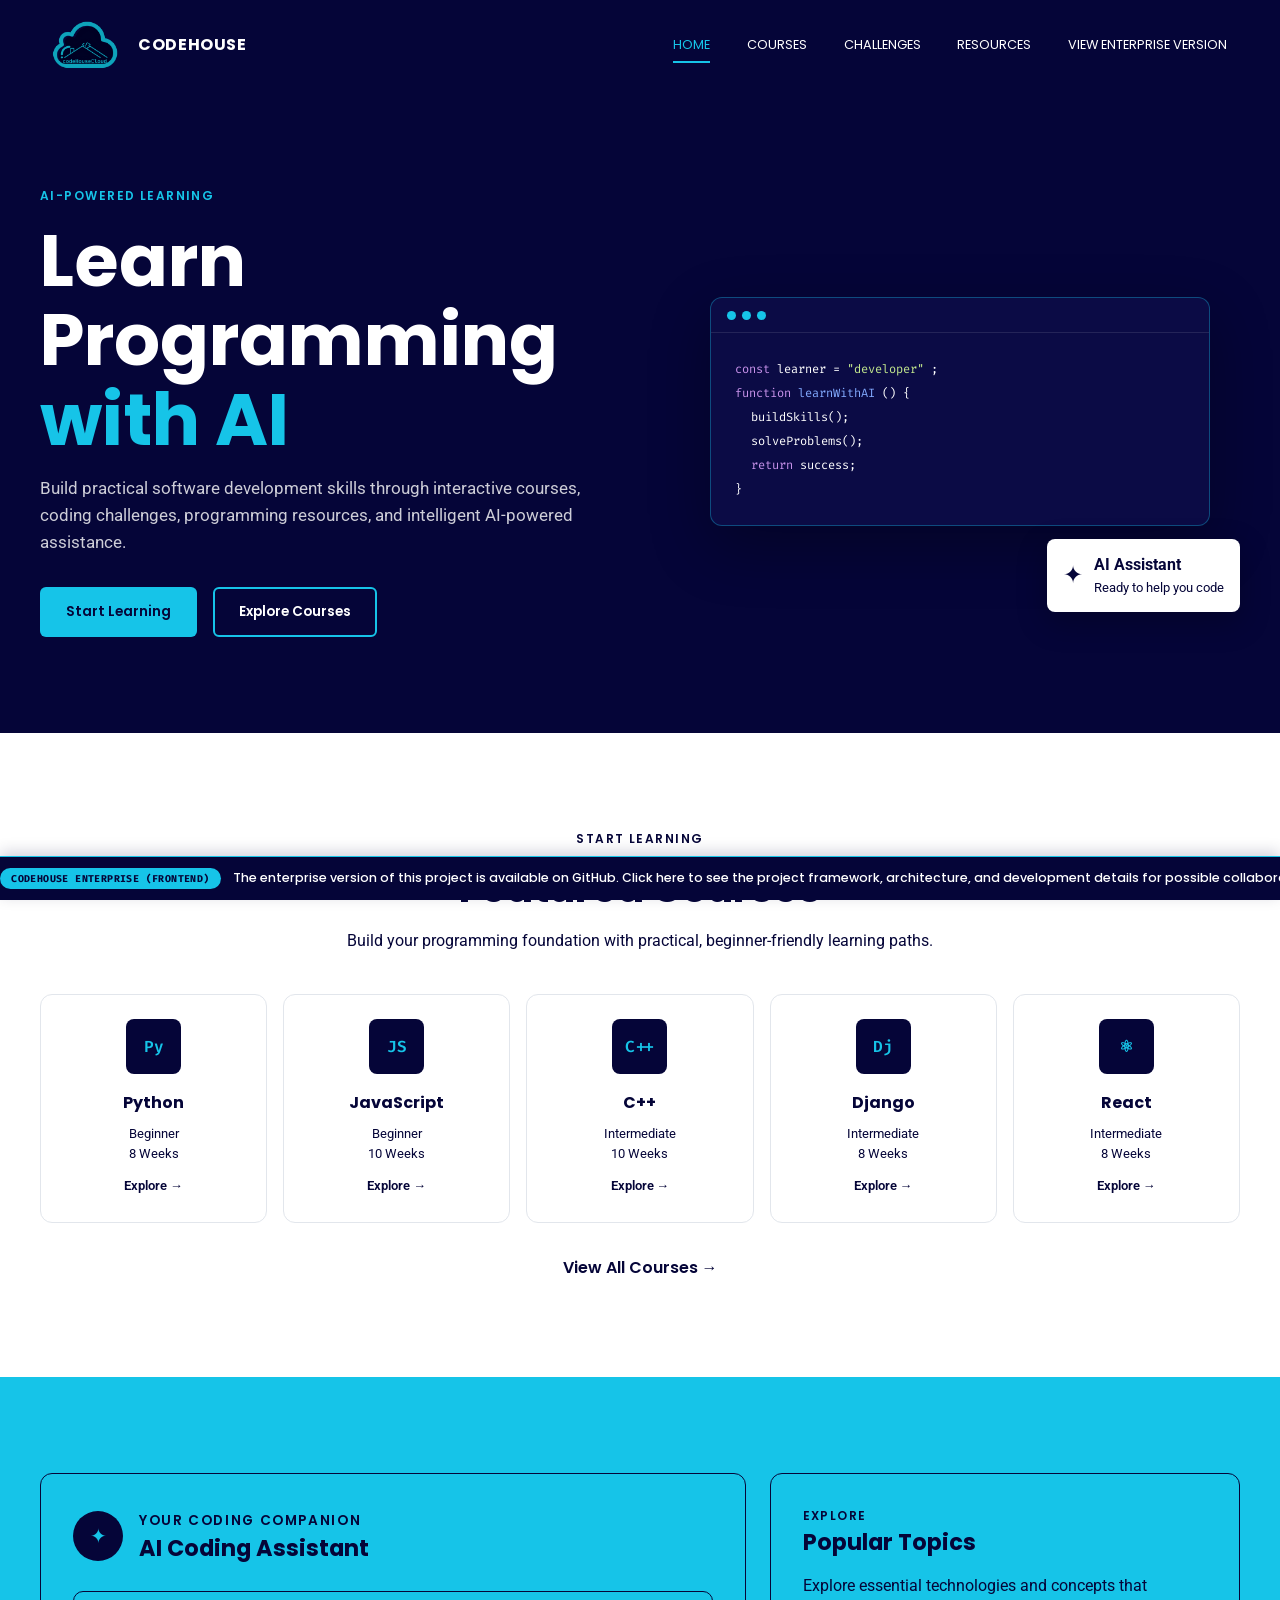
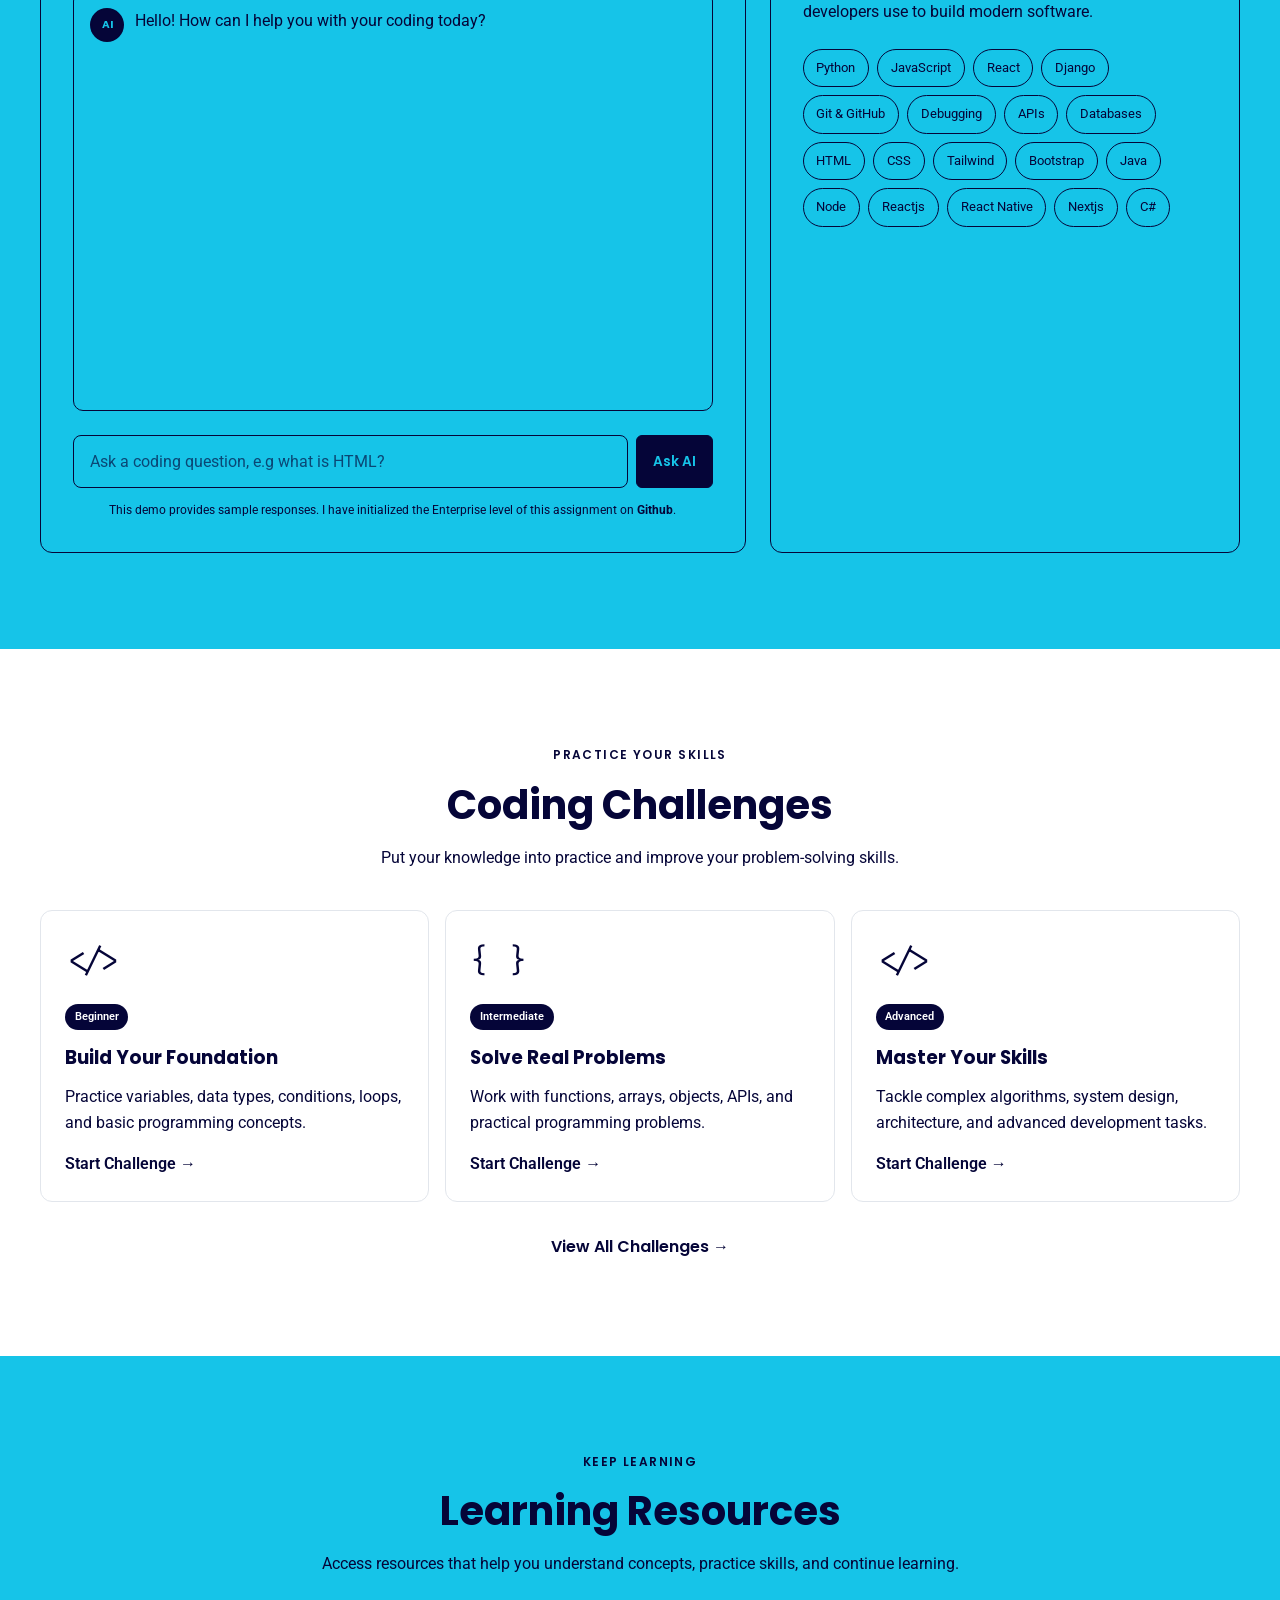
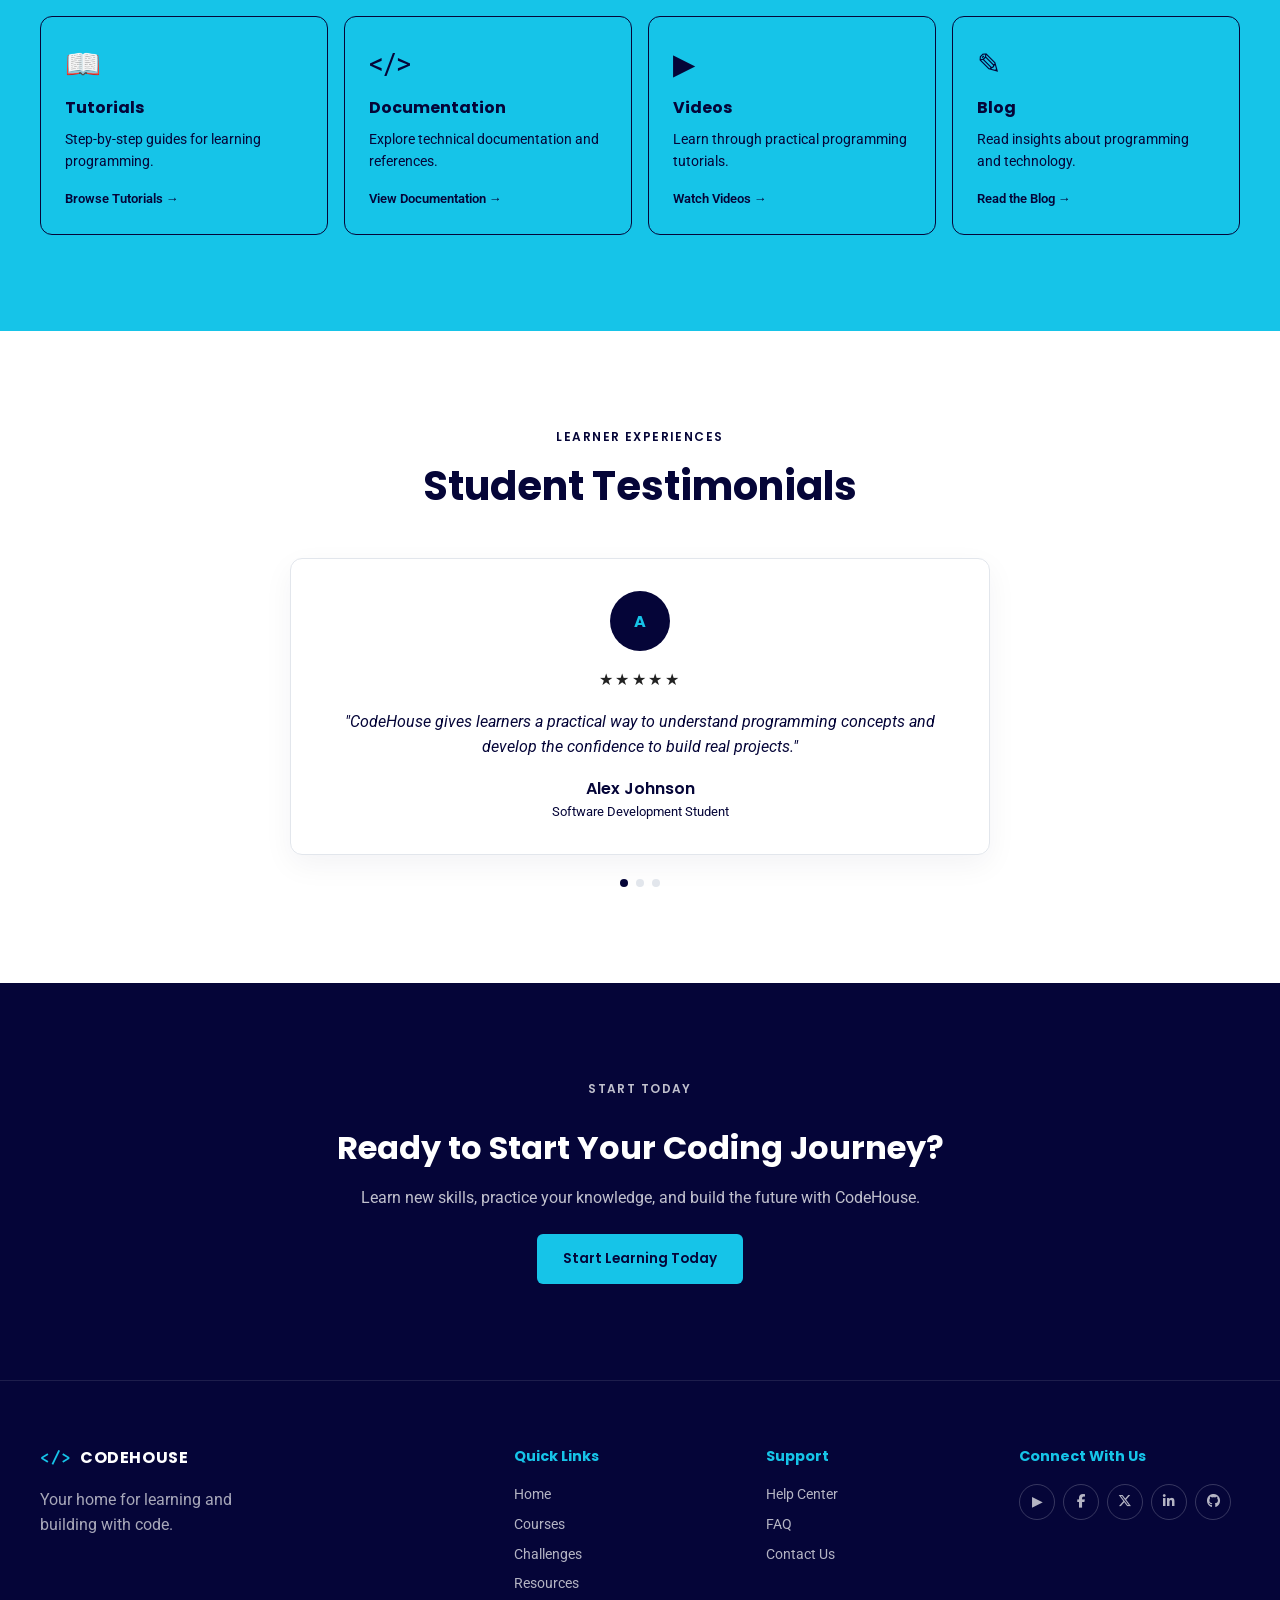
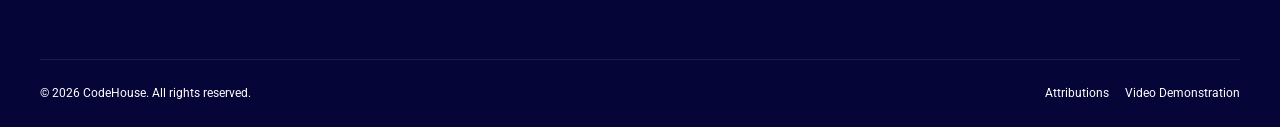
<file: final/index.html>
<!DOCTYPE html>
<html lang="en">
<head>
    <meta charset="UTF-8">

    <meta
        name="viewport"
        content="width=device-width, initial-scale=1.0"
    >

    <title>CodeHouse | Learn Programming with AI</title>

   <meta
    name="description"
    content="CodeHouse is an AI-powered learning platform for students and aspiring developers to learn programming, practice coding, and build skills."
>
    <meta
        name="author"
        content="Godswill Moses Ikpotokin"
    >

    <meta
        name="theme-color"
        content="#050538"
    >

    <!-- Open Grap;h -->
    <meta
        property="og:title"
        content="CodeHouse | Learn Programming with AI"
    >

    <meta
        property="og:description"
        content="Learn programming, practice coding challenges, explore resources, and improve your software development skills with CodeHouse."
    >

    <meta
        property="og:type"
        content="website"
    >

    <meta
        property="og:url"
        content="https://www.codehouse.cloud/"
    >

    <meta
    property="og:image"
    content="https://gikpotokin.github.io/wdd231/final/images/codes.png"
>

<meta
    property="og:image:alt"
    content="CodeHouse code"
>

<meta
    property="og:image:type"
    content="image/png"
>

<meta
    property="og:image:width"
    content="1200"
>

<meta
    property="og:image:height"
    content="630"
>

    <link
        rel="icon"
        href="images/favicon.ico"
        type="image/x-icon"
    >

    <link rel="preconnect" href="https://fonts.googleapis.com">

    <link
        rel="preconnect"
        href="https://fonts.gstatic.com"
        crossorigin
    >

    <link
        href="https://fonts.googleapis.com/css2?family=Fira+Code:wght@400;500;600&family=Poppins:wght@400;500;600;700&family=Roboto:wght@400;500;700&display=swap"
        rel="stylesheet"
    >
    <link
        rel="stylesheet"
        href="https://cdnjs.cloudflare.com/ajax/libs/font-awesome/6.7.2/css/all.min.css"
        integrity="sha512-Evv84Mr4kqVGRNSgIGL/F/aIDqQb7xQ2vcrdIwxfjThSH8CSR7PBEakCr51Ck+w+/U6swU2Im1vVX0SVk9ABhg=="
        crossorigin="anonymous"
        referrerpolicy="no-referrer">

        <link rel="stylesheet" href="styles/small.css">
    <link rel="stylesheet" href="styles/large.css">

    <script
        type="module"
        src="scripts/main.js"
    ></script>
</head>

<body>

    <header class="site-header">

        <div class="header-container">

            <a
                class="logo"
                href="index.html"
                aria-label="CodeHouse Home"
            >
                <span class="logo-icon" aria-hidden="true">
                    <img src="images/codehouselogo.png"
            alt="CodeHouse Logo">

                </span>

                <span>CODEHOUSE</span>
            </a>

            <button
                class="menu-button"
                id="menu-button"
                type="button"
                aria-label="Open navigation menu"
                aria-expanded="false"
                aria-controls="primary-navigation"
            >
                <span></span>
                <span></span>
                <span></span>
            </button>

            <nav
                class="primary-navigation"
                id="primary-navigation"
                aria-label="Primary navigation"
            >
                <a
                    href="index.html"
                    class="active"
                    aria-current="page"
                >
                    Home
                </a>

                <a href="courses.html">
                    Courses
                </a>

                <a href="challenges.html">
                    Challenges
                </a>

                <a href="resources.html">
                    Resources
                </a>

                 <a href="https://github.com/CodeHouse-Cloud/codehouse/tree/main/codehouse-cloud-frontend/src/app" target="_blank" rel="noopener" aria-label="CodeHouse Enterprise Version">
                View Enterprise Version
            </a>
            </nav>

        </div>

    </header>


    <main>

        <section class="hero-section">

            <div class="hero-container">

                <div class="hero-content">

                    <p class="eyebrow">
                        AI-POWERED LEARNING
                    </p>

                    <h1>
                        Learn Programming
                        <span>with AI</span>
                    </h1>

                    <p class="hero-description">
                        Build practical software development skills through
                        interactive courses, coding challenges, programming
                        resources, and intelligent AI-powered assistance.
                    </p>

                    <div class="hero-actions">

                        <a
                            class="button button-primary"
                            href="courses.html"
                        >
                            Start Learning
                        </a>

                        <a
                            class="button button-secondary"
                            href="courses.html"
                        >
                            Explore Courses
                        </a>

                    </div>

                </div>


                <div class="hero-visual">

                    <div class="code-window">

                        <div class="window-header">
                            <span></span>
                            <span></span>
                            <span></span>
                        </div>

                        <div class="code-content">

                            <p>
                                <span class="code-purple">const</span>
                                learner =
                                <span class="code-green">
                                    "developer"
                                </span>;
                            </p>

                            <p>
                                <span class="code-purple">function</span>
                                <span class="code-blue">
                                    learnWithAI
                                </span>() {
                            </p>

                            <p class="code-indent">
                                buildSkills();
                            </p>

                            <p class="code-indent">
                                solveProblems();
                            </p>

                            <p class="code-indent">
                                <span class="code-purple">
                                    return
                                </span>
                                success;
                            </p>

                            <p>
                                }
                            </p>

                        </div>

                    </div>

                    <div class="ai-floating-card">

                        <span class="ai-icon">
                            ✦
                        </span>

                        <div>
                            <strong>
                                AI Assistant
                            </strong>

                            <small>
                                Ready to help you code
                            </small>
                        </div>

                    </div>

                </div>

            </div>

        </section>


        <section class="section featured-section">

            <div class="section-heading">

                <p class="section-label">
                    START LEARNING
                </p>

                <h2>
                    Featured Courses
                </h2>

                <p>
                    Build your programming foundation with practical,
                    beginner-friendly learning paths.
                </p>

            </div>


            <div
                class="course-grid"
                id="featured-courses"
            >

                <!-- JavaScript dynamically inserts courses here -->

            </div>


            <div class="section-action">

                <a
                    href="courses.html"
                    class="text-link"
                >
                    View All Courses
                    <span aria-hidden="true">→</span>
                </a>

            </div>

        </section>


        <section class="section assistant-section">

            <div class="assistant-grid">

                <div class="assistant-card">

                    <div class="assistant-heading">

                        <div class="assistant-icon">
                            ✦
                        </div>

                        <div>
                            <p class="section-label">
                                YOUR CODING COMPANION
                            </p>

                            <h2>
                                AI Coding Assistant
                            </h2>
                        </div>

                    </div>


                    <div
                        class="chat-window"
                        id="chat-window"
                        aria-live="polite"
                    >

                        <div class="chat-message ai-message">

                            <div class="chat-avatar">
                                AI
                            </div>

                            <p class="chat-hello">
                                Hello! How can I help you with your
                                coding today?
                            </p>

                        </div>

                    </div>


                    <form
                        class="ai-form"
                        id="ai-form"
                    >

                        <label
                            for="ai-question"
                            class="sr-only"
                        >
                            Ask a coding question
                        </label>

                        <input
                            type="text"
                            id="ai-question"
                            name="question"
                            placeholder="Ask a coding question, e.g what is HTML?"
                            autocomplete="off"
                            required
                        >

                        <button
                            type="submit"
                            class="button button-primary"
                        >
                            Ask AI
                        </button>

                    </form>

                    <p
                        class="ai-note"
                        id="ai-note"
                    >
                        This demo provides sample responses.
                        I have initialized the Enterprise level of 
                        this assignment on <a href="https://github.com/CodeHouse-Cloud/codehouse/tree/main/codehouse-cloud-frontend/src/app" target="_blank"><strong>Github</strong></a>.
                    </p>

                </div>


                <div class="topics-card">

                    <p class="section-label">
                        EXPLORE
                    </p>

                    <h2>
                        Popular Topics
                    </h2>

                    <p>
                        Explore essential technologies and concepts
                        that developers use to build modern software.
                    </p>

                    <div class="topic-list">

                        <a href="courses.html">
                            Python
                        </a>

                        <a href="courses.html">
                            JavaScript
                        </a>

                        <a href="courses.html">
                            React
                        </a>

                        <a href="courses.html">
                            Django
                        </a>

                        <a href="courses.html">
                            Git & GitHub
                        </a>

                        <a href="courses.html">
                            Debugging
                        </a>

                        <a href="courses.html">
                            APIs
                        </a>

                        <a href="courses.html">
                            Databases
                        </a>
                        <a href="courses.html">
                            HTML
                        </a>
                        <a href="courses.html">
                            CSS
                        </a>
                        <a href="courses.html">
                            Tailwind
                        </a>
                        <a href="courses.html">
                            Bootstrap
                        </a>
                        <a href="courses.html">
                            Java
                        </a>
                        <a href="courses.html">
                            Node
                        </a>
                        <a href="courses.html">
                            Reactjs
                        </a>
                        <a href="courses.html">
                            React Native
                        </a>
                        <a href="courses.html">
                            Nextjs
                        </a>
                        <a href="courses.html">
                            C#
                        </a>

                    </div>

                </div>

            </div>

        </section>


        <section class="section challenges-section">

            <div class="section-heading">

                <p class="section-label">
                    PRACTICE YOUR SKILLS
                </p>

                <h2>
                    Coding Challenges
                </h2>

                <p>
                    Put your knowledge into practice and improve your
                    problem-solving skills.
                </p>

            </div>


            <div class="challenge-grid">

                <article class="challenge-card">

                    <div class="challenge-icon">
                        &lt;/&gt;
                    </div>

                    <span class="challenge-level beginner">
                        Beginner
                    </span>

                    <h3>
                        Build Your Foundation
                    </h3>

                    <p>
                        Practice variables, data types, conditions,
                        loops, and basic programming concepts.
                    </p>

                    <a href="challenges.html">
                        Start Challenge →
                    </a>

                </article>


                <article class="challenge-card">

                    <div class="challenge-icon">
                        { }
                    </div>

                    <span class="challenge-level intermediate">
                        Intermediate
                    </span>

                    <h3>
                        Solve Real Problems
                    </h3>

                    <p>
                        Work with functions, arrays, objects, APIs,
                        and practical programming problems.
                    </p>

                    <a href="challenges.html">
                        Start Challenge →
                    </a>

                </article>


                <article class="challenge-card">

                    <div class="challenge-icon">
                        &lt;/&gt;
                    </div>

                    <span class="challenge-level advanced">
                        Advanced
                    </span>

                    <h3>
                        Master Your Skills
                    </h3>

                    <p>
                        Tackle complex algorithms, system design,
                        architecture, and advanced development tasks.
                    </p>

                    <a href="challenges.html">
                        Start Challenge →
                    </a>

                </article>

            </div>


            <div class="section-action">

                <a
                    href="challenges.html"
                    class="text-link"
                >
                    View All Challenges
                    <span aria-hidden="true">→</span>
                </a>

            </div>

        </section>


        <section class="section resources-section">

            <div class="section-heading">

                <p class="section-label">
                    KEEP LEARNING
                </p>

                <h2>
                    Learning Resources
                </h2>

                <p>
                    Access resources that help you understand concepts,
                    practice skills, and continue learning.
                </p>

            </div>


            <div class="resource-grid">

                <a
                    href="resources.html"
                    class="resource-card"
                >

                    <div class="resource-icon">
                        📖
                    </div>

                    <h3>
                        Tutorials
                    </h3>

                    <p>
                        Step-by-step guides for learning programming.
                    </p>

                    <span>
                        Browse Tutorials →
                    </span>

                </a>


                <a
                    href="resources.html"
                    class="resource-card"
                >

                    <div class="resource-icon">
                        &lt;/&gt;
                    </div>

                    <h3>
                        Documentation
                    </h3>

                    <p>
                        Explore technical documentation and references.
                    </p>

                    <span>
                        View Documentation →
                    </span>

                </a>


                <a
                    href="resources.html"
                    class="resource-card"
                >

                    <div class="resource-icon">
                        ▶
                    </div>

                    <h3>
                        Videos
                    </h3>

                    <p>
                        Learn through practical programming tutorials.
                    </p>

                    <span>
                        Watch Videos →
                    </span>

                </a>


                <a
                    href="resources.html"
                    class="resource-card"
                >

                    <div class="resource-icon">
                        ✎
                    </div>

                    <h3>
                        Blog
                    </h3>

                    <p>
                        Read insights about programming and technology.
                    </p>

                    <span>
                        Read the Blog →
                    </span>

                </a>

            </div>

        </section>


        <section class="section testimonials-section">

            <div class="section-heading">

                <p class="section-label">
                    LEARNER EXPERIENCES
                </p>

                <h2>
                    Student Testimonials
                </h2>

            </div>


            <div class="testimonial-card">

                <div class="testimonial-avatar">
                    A
                </div>

                <div class="stars">
                    ★★★★★
                </div>

                <blockquote>
                    "CodeHouse gives learners a practical way to
                    understand programming concepts and develop the
                    confidence to build real projects."
                </blockquote>

                <p class="testimonial-name">
                    Alex Johnson
                </p>

                <p class="testimonial-role">
                    Software Development Student
                </p>

            </div>

            <div
                class="testimonial-dots"
                aria-hidden="true"
            >
                <span class="active"></span>
                <span></span>
                <span></span>
            </div>

        </section>


        <section class="cta-section">

            <div class="cta-content">

                <p class="eyebrow">
                    START TODAY
                </p>

                <h2>
                    Ready to Start Your Coding Journey?
                </h2>

                <p>
                    Learn new skills, practice your knowledge,
                    and build the future with CodeHouse.
                </p>

                <a
                    href="courses.html"
                    class="button button-primary"
                >
                    Start Learning Today
                </a>

            </div>

        </section>

    </main>


    <footer class="site-footer">

        <div class="footer-container">

            <div class="footer-brand">

                <a
                    class="logo"
                    href="index.html"
                >
                    <span class="logo-icon">
                        &lt;/&gt;
                    </span>

                    <span>
                        CODEHOUSE
                    </span>
                </a>

                <p>
                    Your home for learning and building with code.
                </p>

            </div>


            <div class="footer-column">

                <h3>
                    Quick Links
                </h3>

                <a href="index.html">
                    Home
                </a>

                <a href="courses.html">
                    Courses
                </a>

                <a href="challenges.html">
                    Challenges
                </a>

                <a href="resources.html">
                    Resources
                </a>

            </div>


            <div class="footer-column">

                <h3>
                    Support
                </h3>

                <a href="contact.html">
                    Help Center
                </a>

                <a href="contact.html">
                    FAQ
                </a>

                <a href="contact.html">
                    Contact Us
                </a>

                

            </div>


            <div class="footer-column">

                <h3>
                    Connect With Us
                </h3>

                <div class="social-links">

                    <a
                        href="https://youtube.com/ikpotokin/"
                        aria-label="YouTube"
                    >
                        ▶
                    </a>

                    

                    <a href="https://facebook.com"
               target="_blank"
               rel="noopener"
               aria-label="Facebook">

                <i class="fab fa-facebook-f"></i>

            </a>

            <a href="https://x.com"
               target="_blank"
               rel="noopener"
               aria-label="Twitter / X">

                <i class="fab fa-x-twitter"></i>

            </a>

            <a href="https://linkedin.com"
               target="_blank"
               rel="noopener"
               aria-label="LinkedIn">

                <i class="fab fa-linkedin-in"></i>

            </a>

            <a href="https://github.com"
               target="_blank"
               rel="noopener"
               aria-label="GitHub">

                <i class="fab fa-github"></i>

            </a>

                </div>

            </div>

        </div>


        <div class="footer-bottom">

            <p>
                © 2026 CodeHouse. All rights reserved.
            </p>

            <div>

                <a href="attributions.html">
                    Attributions
                </a>

                <a
                    href="#"
                    target="_blank"
                    rel="noopener"
                >
                    Video Demonstration
                </a>

            </div>

        </div>

    </footer>

    

<div class="enterprise-announcement">
    <div class="announcement-track">

        <a
            href="https://github.com/CodeHouse-Cloud/codehouse"
            target="_blank"
            rel="noopener noreferrer"
            class="announcement-message"
        >
            <span class="announcement-badge">
                CODEHOUSE ENTERPRISE (FRONTEND)
            </span>

            <span>
                The enterprise version of this project is available
                on GitHub. Click here to see the project framework,
                architecture, and development details for possible
                collaborations.
            </span>

            <span class="announcement-arrow">
                →
            </span>
        </a>


        <a
            href="https://github.com/CodeHouse-Cloud/codehouse-backend"
            target="_blank"
            rel="noopener noreferrer"
            class="announcement-message"
            aria-hidden="true"
            tabindex="-1"
        >
            <span class="announcement-badge">
                CODEHOUSE ENTERPRISE (BACKEND)
            </span>

            <span>
                The enterprise version of this project is available
                on GitHub. Click here to see the project framework,
                architecture, and development details for possible
                collaborations.
            </span>

            <span class="announcement-arrow">
                →
            </span>
        </a>

    </div>

</div>


</body>
</html>
</file>
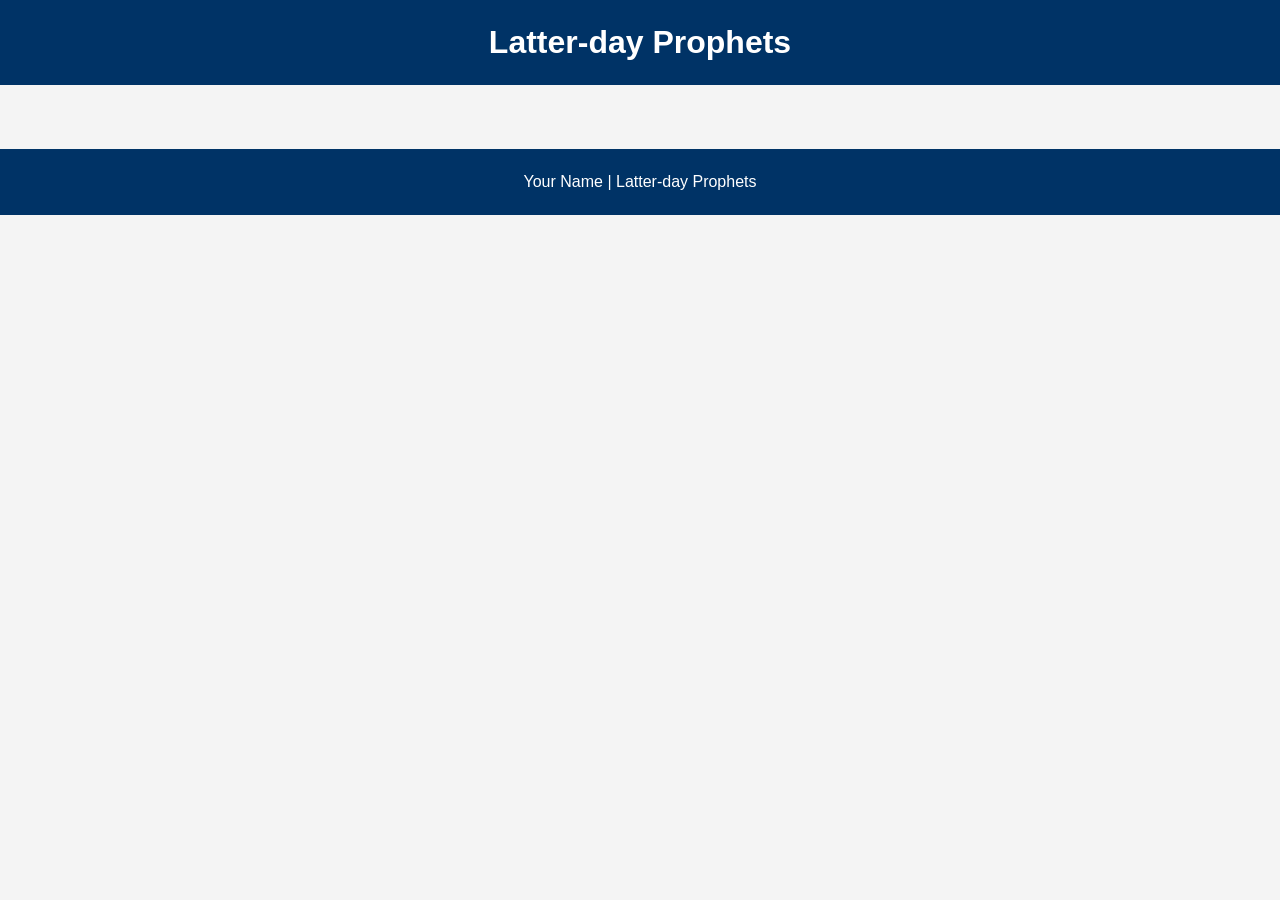
<file: prophets.html>
<!DOCTYPE html>
<html lang="en">
<head>
    <meta charset="UTF-8">
    <meta name="viewport" content="width=device-width, initial-scale=1.0">

    <title>Latter-day Prophets</title>

    <meta name="description" content="Display Latter-day Prophets using the Fetch API.">
    <meta name="author" content="Your Name">

    <link rel="stylesheet" href="styles/prophets.css">

    <script src="scripts/prophets.js" defer></script>
</head>
<body>

<header>
    <h1>Latter-day Prophets</h1>
</header>

<main>
    <div id="cards"></div>
</main>

<footer>
    Your Name | Latter-day Prophets
</footer>

</body>
</html>
</file>
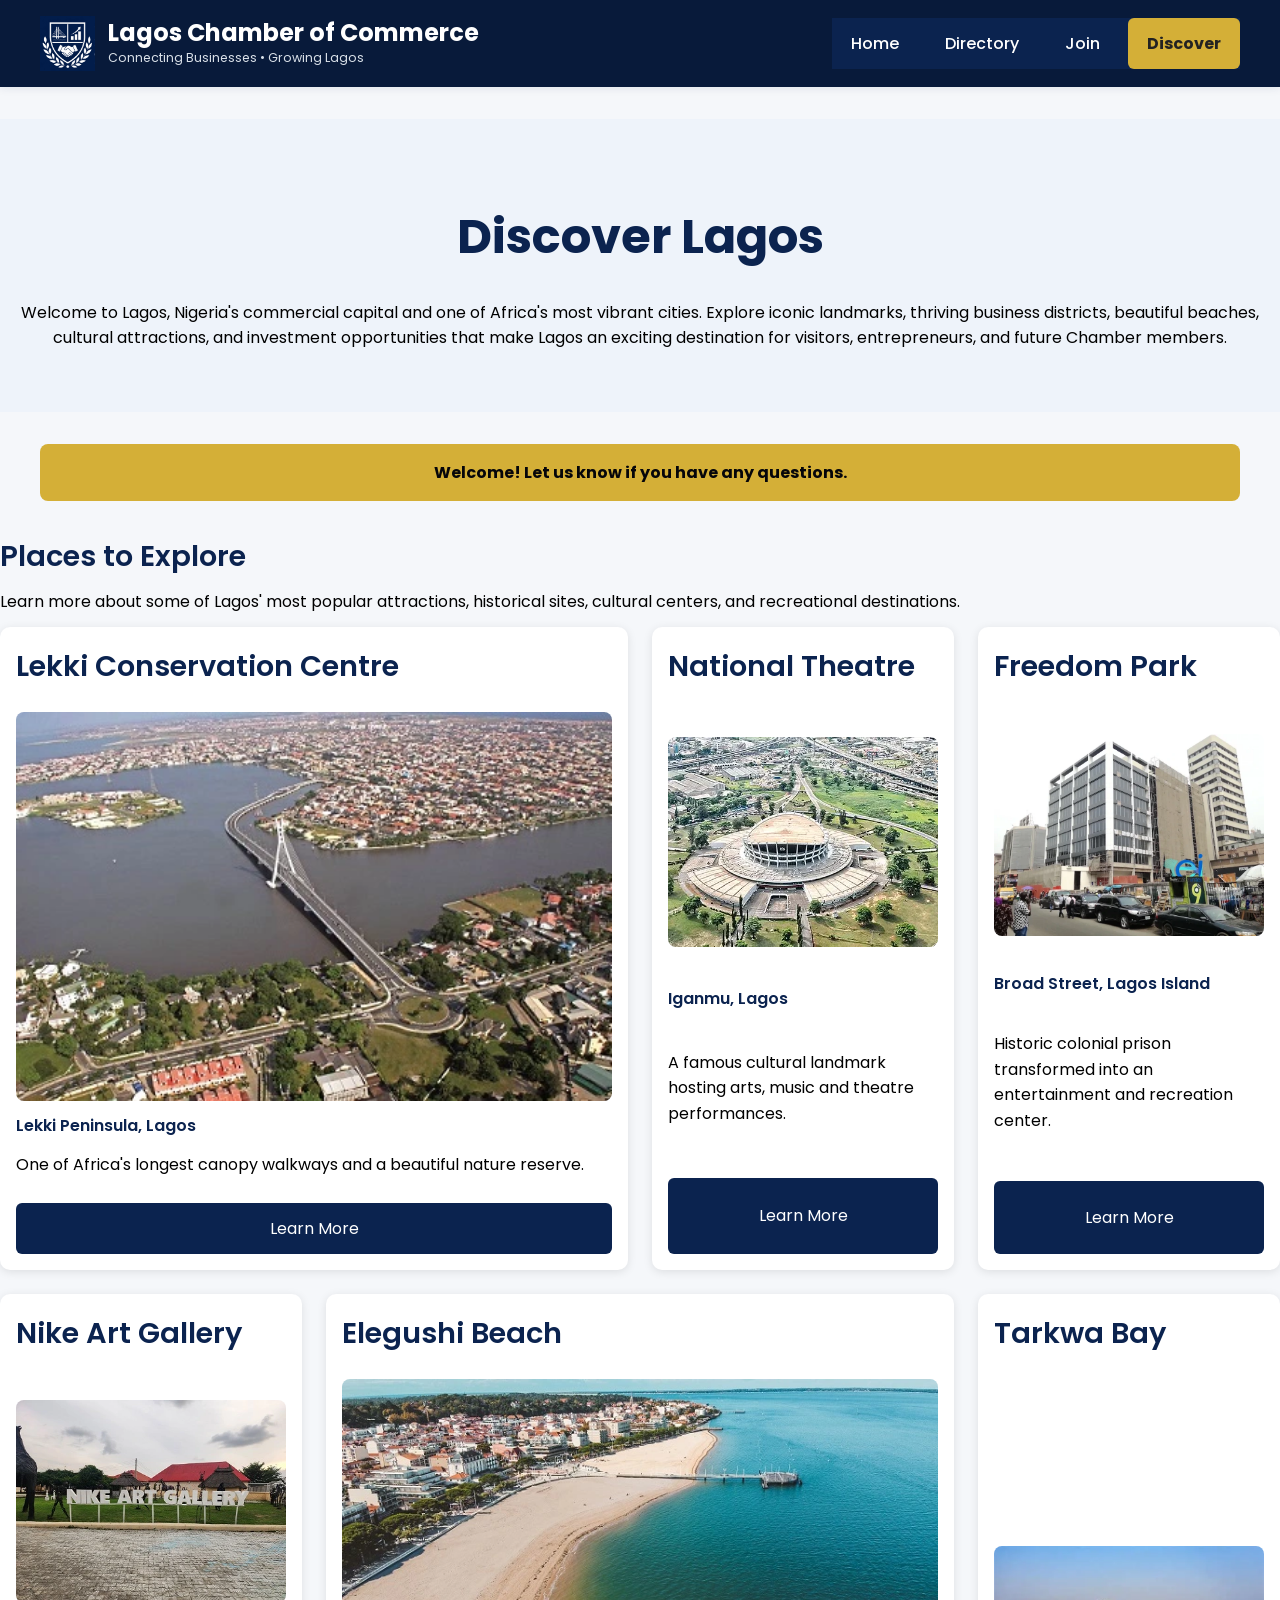
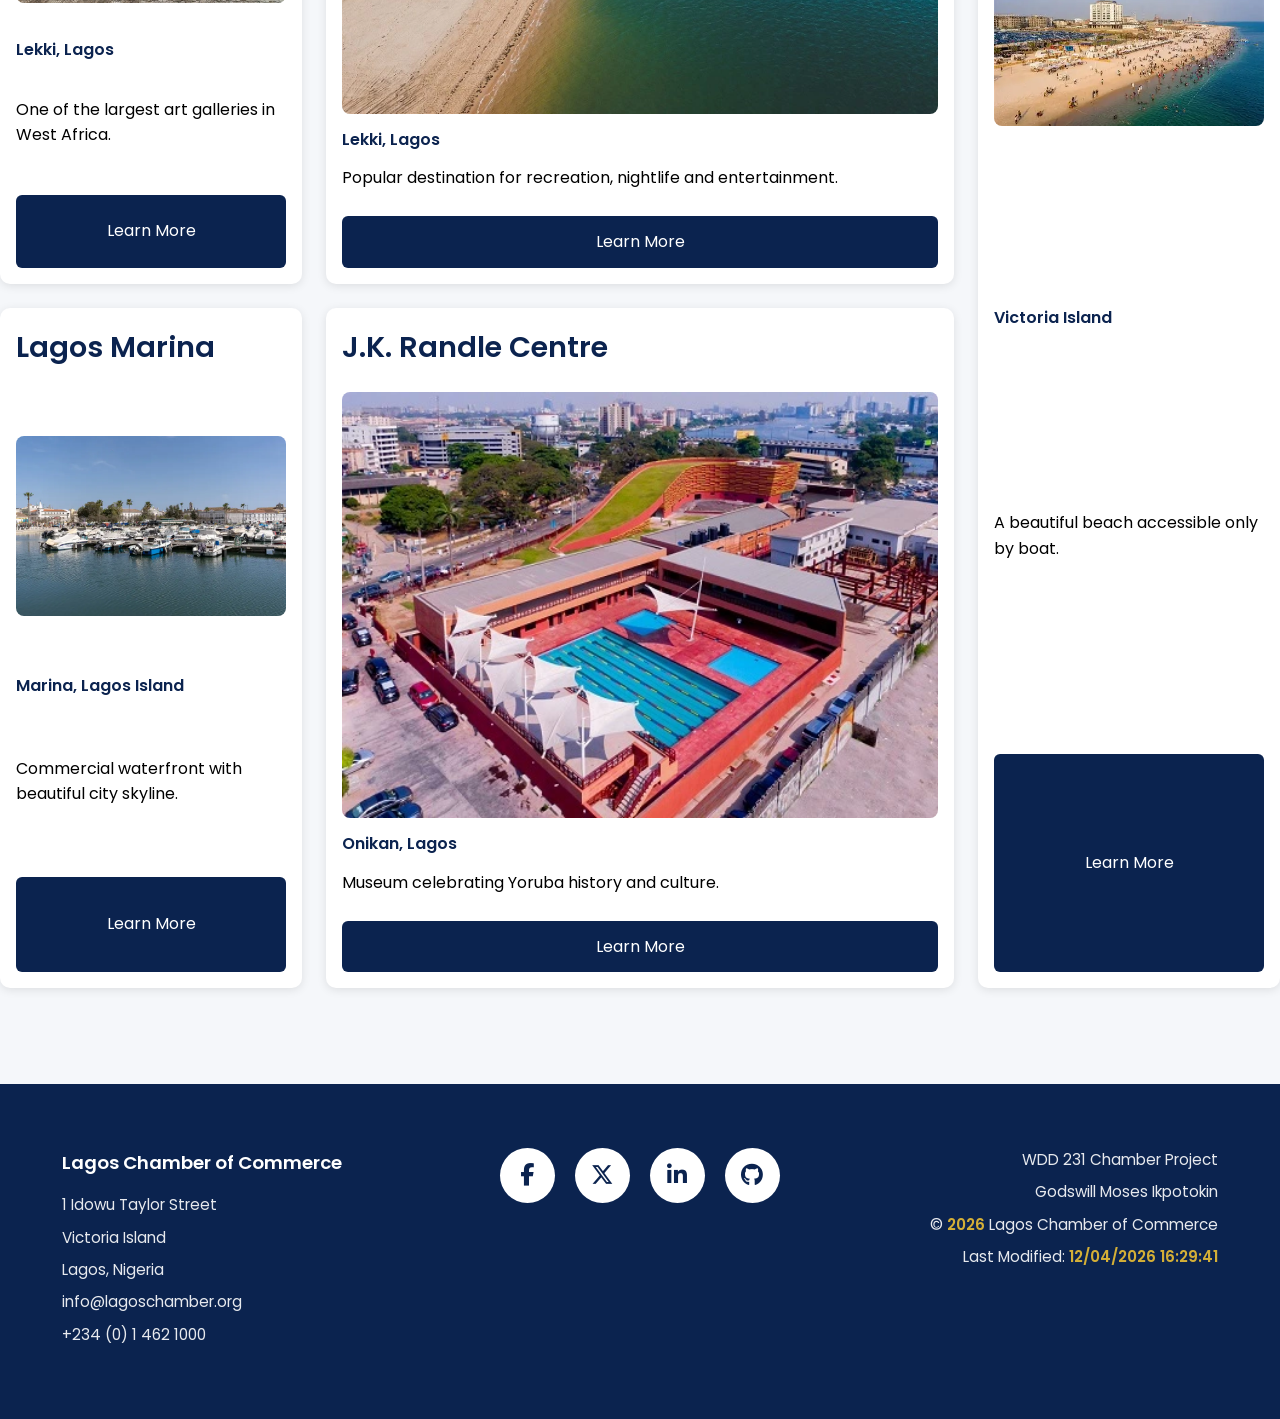
<file: chamber/discover.html>
<!DOCTYPE html>
<html lang="en">
<head>

    <!--
        Lagos Chamber of Commerce
        WDD 231 Chamber Project
        Discover Page
        Author: Godswill Moses Ikpotokin
    -->

    <meta charset="UTF-8">

    <meta
        name="viewport"
        content="width=device-width, initial-scale=1.0">

    <title>Discover | Lagos Chamber of Commerce</title>

    <meta
        name="description"
        content="Discover Lagos through its culture, attractions, business opportunities, and landmarks. Explore why Lagos is one of Africa's leading commercial destinations.">

    <meta
        name="author"
        content="Godswill Moses Ikpotokin">

    <!-- Open Graph -->

    <meta property="og:title"
          content="Discover Lagos | Lagos Chamber of Commerce">

    <meta property="og:type"
          content="website">

    <meta property="og:description"
          content="Explore Lagos through its attractions, culture, tourism, and business opportunities.">

    <meta property="og:image"
          content="https://gikpotokin.github.io/wdd231/chamber/images/logo.png">

    <meta property="og:url"
          content="https://gikpotokin.github.io/wdd231/chamber/discover.html">

    <link
        rel="icon"
        href="images/favicon.ico">

    <!-- Google Fonts -->

    <link rel="preconnect"
          href="https://fonts.googleapis.com">

    <link rel="preconnect"
          href="https://fonts.gstatic.com"
          crossorigin>

    <link
        href="https://fonts.googleapis.com/css2?family=Poppins:wght@300;400;500;600;700&display=swap"
        rel="stylesheet">

    <!-- Font Awesome -->

    <link
        rel="stylesheet"
        href="https://cdnjs.cloudflare.com/ajax/libs/font-awesome/6.7.2/css/all.min.css"
        integrity="sha512-Evv84Mr4kqVGRNSgIGL/F/aIDqQb7xQ2vcrdIwxfjThSH8CSR7PBEakCr51Ck+w+/U6swU2Im1vVX0SVk9ABhg=="
        crossorigin="anonymous"
        referrerpolicy="no-referrer">

    <!-- Styles -->

    <link rel="stylesheet" href="styles/normalize.css">
    <link rel="stylesheet" href="styles/small.css">
    <link rel="stylesheet" href="styles/larger.css">
    <link rel="stylesheet" href="styles/discover.css">

    <!-- Shared JavaScript -->

    <script src="scripts/chamber.js" defer></script>
    
<script
    type="module"
    src="scripts/discover.js"></script>

</head>

<body>

<header>

    <div class="header-container">

        <a href="index.html" class="logo-area">

            <img
                src="images/logo.png"
                alt="Lagos Chamber of Commerce Logo">

            <div>

                <p class="site-title">
                    Lagos Chamber of Commerce
                </p>

                <span>
                    Connecting Businesses • Growing Lagos
                </span>

            </div>

        </a>

        <button
            id="menuButton"
            aria-label="Open Navigation">

            ☰

        </button>

        <nav id="navigation">

            <ul>

                <li>
                    <a href="index.html">
                        Home
                    </a>
                </li>

                <li>
                    <a href="directory.html">
                        Directory
                    </a>
                </li>

                <li>
                    <a href="join.html">
                        Join
                    </a>
                </li>

                <li>
                    <a
                        href="discover.html"
                        class="active">
                        Discover
                    </a>
                </li>

            </ul>

        </nav>

    </div>

</header>

<main>

    <!-- Hero -->

    <section class="discover-hero">

        <h1>Discover Lagos</h1>

        <p>
            Welcome to Lagos, Nigeria's commercial capital and one of Africa's
            most vibrant cities. Explore iconic landmarks, thriving business
            districts, beautiful beaches, cultural attractions, and investment
            opportunities that make Lagos an exciting destination for visitors,
            entrepreneurs, and future Chamber members.
        </p>

    </section>

    <!-- Visitor Message -->

    <section
        id="visit-message"
        class="visit-message"
        aria-live="polite">

    </section>

    <!-- Places -->

    <section class="discover-section">

        <h2>
            Places to Explore
        </h2>

        <p>
            Learn more about some of Lagos' most popular attractions,
            historical sites, cultural centers, and recreational destinations.
        </p>

        <section
            id="discover-grid"
            class="discover-grid">


        </section>

    </section>

</main>

<footer>

    <div class="footer-container">

        <section>

            <h2>
                Lagos Chamber of Commerce
            </h2>

            <p>1 Idowu Taylor Street</p>

            <p>Victoria Island</p>

            <p>Lagos, Nigeria</p>

            <p>info@lagoschamber.org</p>

            <p>+234 (0) 1 462 1000</p>

        </section>

        <section class="social-links">

            <a href="https://facebook.com"
               target="_blank"
               rel="noopener"
               aria-label="Facebook">

                <i class="fab fa-facebook-f"></i>

            </a>

            <a href="https://x.com"
               target="_blank"
               rel="noopener"
               aria-label="X">

                <i class="fab fa-x-twitter"></i>

            </a>

            <a href="https://linkedin.com"
               target="_blank"
               rel="noopener"
               aria-label="LinkedIn">

                <i class="fab fa-linkedin-in"></i>

            </a>

            <a href="https://github.com"
               target="_blank"
               rel="noopener"
               aria-label="GitHub">

                <i class="fab fa-github"></i>

            </a>

        </section>

        <section>

            <p>
                WDD 231 Chamber Project
            </p>

            <p>
                Godswill Moses Ikpotokin
            </p>

            <p>
                © <span id="year"></span>
                Lagos Chamber of Commerce
            </p>

            <p>
                Last Modified:
                <span id="lastModified"></span>
            </p>

        </section>

    </div>

</footer>



</body>
</html>
</file>
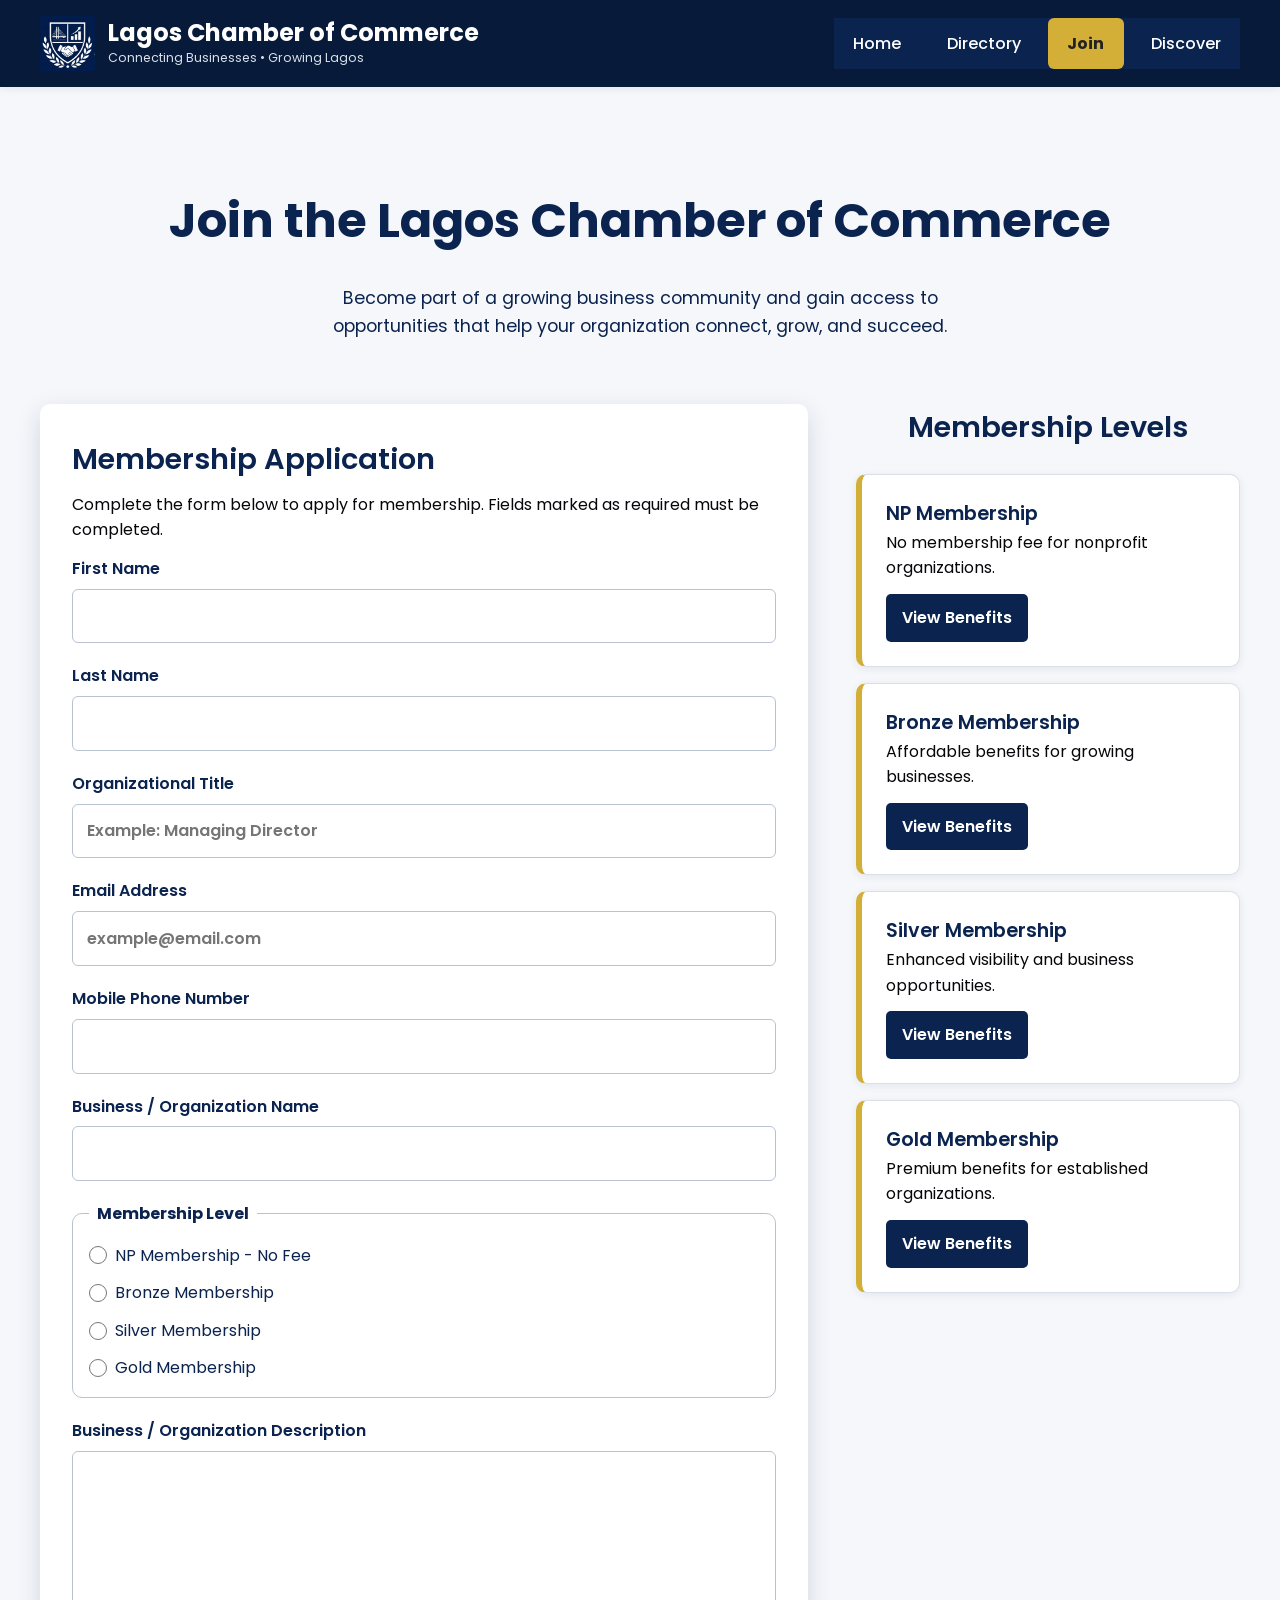
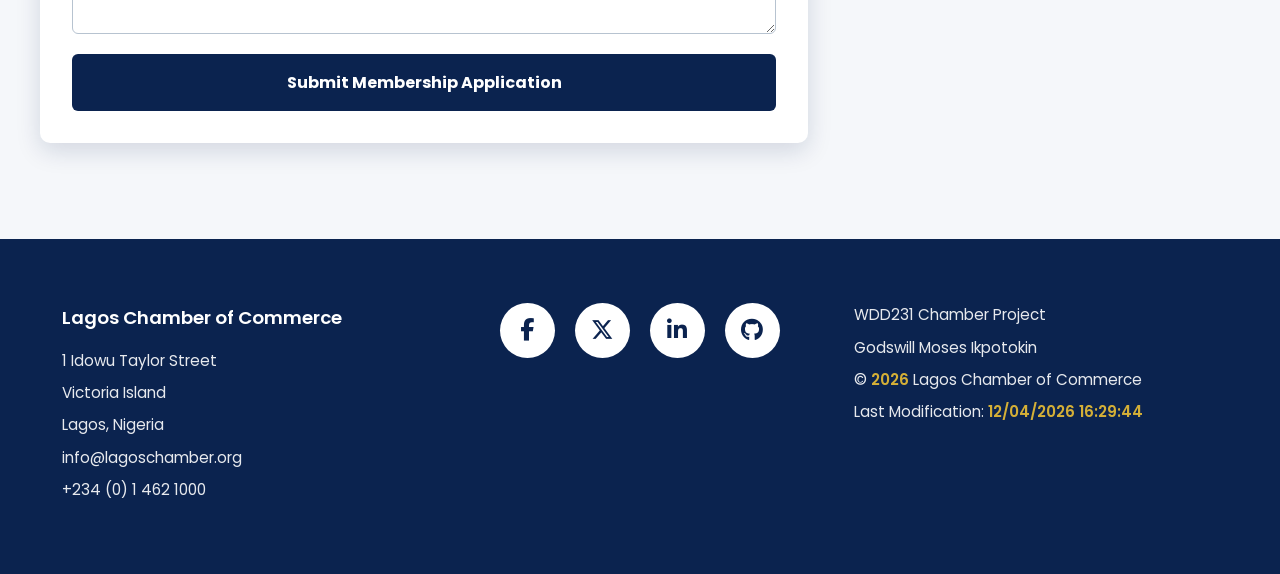
<file: chamber/join.html>
<!DOCTYPE html>
<html lang="en">
<head>

    <!--
        Lagos Chamber of Commerce
        WDD231 Chamber Project
        Author: Godswill Moses Ikpotokin
    -->

    <meta charset="UTF-8">

    <meta
        name="viewport"
        content="width=device-width, initial-scale=1.0">

    <title>Join the Lagos Chamber of Commerce</title>

    <meta
        name="description"
        content="Apply to become a member of the Lagos Chamber of Commerce and connect with businesses, entrepreneurs, and organizations across Lagos.">

    <meta
        name="author"
        content="Godswill Moses Ikpotokin">

    <meta
        property="og:title"
        content="Join the Lagos Chamber of Commerce">

    <meta
        property="og:type"
        content="website">

    <meta
        property="og:description"
        content="Apply for membership with the Lagos Chamber of Commerce.">

    <meta
        property="og:image"
        content="https://gikpotokin.github.io/wdd231/chamber/images/logo.png">

    <meta
        property="og:url"
        content="https://gikpotokin.github.io/wdd231/chamber/join.html">

    <link
        rel="icon"
        href="images/favicon.ico">

    <link
        rel="preconnect"
        href="https://fonts.googleapis.com">

    <link
        rel="preconnect"
        href="https://fonts.gstatic.com"
        crossorigin>

    <link
        href="https://fonts.googleapis.com/css2?family=Poppins:wght@300;400;500;600;700&display=swap"
        rel="stylesheet">

    <link
        rel="stylesheet"
        href="https://cdnjs.cloudflare.com/ajax/libs/font-awesome/6.7.2/css/all.min.css"
        integrity="sha512-Evv84Mr4kqVGRNSgIGL/F/aIDqQb7xQ2vcrdIwxfjThSH8CSR7PBEakCr51Ck+w+/U6swU2Im1vVX0SVk9ABhg=="
        crossorigin="anonymous"
        referrerpolicy="no-referrer">

    <link rel="stylesheet" href="styles/normalize.css">
    <link rel="stylesheet" href="styles/small.css">
    <link rel="stylesheet" href="styles/larger.css">
    <link rel="stylesheet" href="styles/join.css">

    <script src="scripts/chamber.js" defer></script>
    <script src="scripts/join.js" defer></script>

</head>

<body>

<header>

    <div class="header-container">

        <a href="index.html" class="logo-area">

            <img
                src="images/logo.png"
                alt="Lagos Chamber of Commerce Logo">

            <div>

                <p class="site-title">
                    Lagos Chamber of Commerce
                </p>

                <span>
                    Connecting Businesses • Growing Lagos
                </span>

            </div>

        </a>

        <button
            id="menuButton"
            aria-label="Open Navigation">

            ☰

        </button>

        <nav id="navigation">

            <ul>

                <li>
                    <a href="index.html">
                        Home
                    </a>
                </li>

                <li>
                    <a href="directory.html">
                        Directory
                    </a>
                </li>

                <li>
                    <a href="join.html"
                       class="active"
                       aria-current="page">
                        Join
                    </a>
                </li>

                <li>
                    <a href="discover.html">
                        Discover
                    </a>
                </li>

            </ul>

        </nav>

    </div>

</header>


<main>

    <section class="page-title">

        <h1>Join the Lagos Chamber of Commerce</h1>

        <p >
            Become part of a growing business community and gain access
            to opportunities that help your organization connect, grow,
            and succeed.
        </p>

    </section>


    <div class="join-layout">


        <section class="form-section">

            <h2>Membership Application</h2>

            <p>
                Complete the form below to apply for membership.
                Fields marked as required must be completed.
            </p>

            <form
                action="thankyou.html"
                method="get"
                class="membership-form">

                <label for="firstName">
                    First Name
                    <input
                        type="text"
                        id="firstName"
                        name="firstName"
                        title="Enter your first name"
                        autocomplete="given-name"
                        required>
                </label>


                <label for="lastName">
                    Last Name
                    <input
                        type="text"
                        id="lastName"
                        name="lastName"
                        title="Enter your last name"
                        autocomplete="family-name"
                        required>
                </label>


                <label for="organizationTitle">
                    Organizational Title
                    <input
                        type="text"
                        id="organizationTitle"
                        name="organizationTitle"
                        title="Enter your organizational title using at least seven letters, spaces, or hyphens"
                        autocomplete="organization-title"
                        pattern="[A-Za-z\s-]{7,}"
                        placeholder="Example: Managing Director">
                </label>


                <label for="email">
                    Email Address
                    <input
                        type="email"
                        id="email"
                        name="email"
                        title="Enter your email address"
                        autocomplete="email"
                        placeholder="example@email.com"
                        required>
                </label>


                <label for="phone">
                    Mobile Phone Number
                    <input
                        type="tel"
                        id="phone"
                        name="phone"
                        title="Enter your mobile phone number"
                        autocomplete="tel"
                        required>
                </label>


                <label for="organization">
                    Business / Organization Name
                    <input
                        type="text"
                        id="organization"
                        name="organization"
                        title="Enter your business or organization name"
                        autocomplete="organization"
                        required>
                </label>


                <fieldset>

                    <legend>Membership Level</legend>

                    <label>
                        <input
                            type="radio"
                            name="membership"
                            value="np"
                            required>
                        NP Membership - No Fee
                    </label>

                    <label>
                        <input
                            type="radio"
                            name="membership"
                            value="bronze">
                        Bronze Membership
                    </label>

                    <label>
                        <input
                            type="radio"
                            name="membership"
                            value="silver">
                        Silver Membership
                    </label>

                    <label>
                        <input
                            type="radio"
                            name="membership"
                            value="gold">
                        Gold Membership
                    </label>

                </fieldset>


                <label for="description">
                    Business / Organization Description
                    <textarea
                        id="description"
                        name="description"
                        title="Describe your business or organization"
                        rows="6"></textarea>
                </label>


                <input
                    type="hidden"
                    id="timestamp"
                    name="timestamp">


                <input
                    type="submit"
                    value="Submit Membership Application"
                    class="submit-button">

            </form>

        </section>



        <aside class="membership-levels">

            <h2>Membership Levels</h2>

            <div class="membership-cards">


                <article class="membership-card np-card">

                    <h3>NP Membership</h3>

                    <p>No membership fee for nonprofit organizations.</p>

                    <button
                        type="button"
                        class="modal-link"
                        data-modal="npModal">
                        View Benefits
                    </button>

                </article>


                <article class="membership-card bronze-card">

                    <h3>Bronze Membership</h3>

                    <p>Affordable benefits for growing businesses.</p>

                    <button
                        type="button"
                        class="modal-link"
                        data-modal="bronzeModal">
                        View Benefits
                    </button>

                </article>


                <article class="membership-card silver-card">

                    <h3>Silver Membership</h3>

                    <p>Enhanced visibility and business opportunities.</p>

                    <button
                        type="button"
                        class="modal-link"
                        data-modal="silverModal">
                        View Benefits
                    </button>

                </article>


                <article class="membership-card gold-card">

                    <h3>Gold Membership</h3>

                    <p>Premium benefits for established organizations.</p>

                    <button
                        type="button"
                        class="modal-link"
                        data-modal="goldModal">
                        View Benefits
                    </button>

                </article>

            </div>

        </aside>

    </div>

</main>



<dialog id="npModal">

    <button
        class="close-modal"
        aria-label="Close NP Membership benefits">
        &times;
    </button>

    <h2>NP Membership Benefits</h2>

    <p>
        Designed for nonprofit organizations that want to connect
        with the Lagos business community.
    </p>

    <ul>
        <li>No membership fee.</li>
        <li>Access to selected chamber events.</li>
        <li>Networking opportunities.</li>
        <li>Community development opportunities.</li>
    </ul>

</dialog>



<dialog id="bronzeModal">

    <button
        class="close-modal"
        aria-label="Close Bronze Membership benefits">
        &times;
    </button>

    <h2>Bronze Membership Benefits</h2>

    <p>
        A practical membership option for small and growing businesses.
    </p>

    <ul>
        <li>Access to networking events.</li>
        <li>Business training opportunities.</li>
        <li>Member directory listing.</li>
        <li>Discounts on selected chamber events.</li>
    </ul>

</dialog>



<dialog id="silverModal">

    <button
        class="close-modal"
        aria-label="Close Silver Membership benefits">
        &times;
    </button>

    <h2>Silver Membership Benefits</h2>

    <p>
        Increased visibility and opportunities for businesses
        seeking stronger connections.
    </p>

    <ul>
        <li>All Bronze Membership benefits.</li>
        <li>Priority networking opportunities.</li>
        <li>Business training and workshops.</li>
        <li>Featured business promotion opportunities.</li>
        <li>Discounts on selected chamber events.</li>
    </ul>

</dialog>



<dialog id="goldModal">

    <button
        class="close-modal"
        aria-label="Close Gold Membership benefits">
        &times;
    </button>

    <h2>Gold Membership Benefits</h2>

    <p>
        Our premium membership level provides the highest level
        of visibility, networking, and promotional opportunities.
    </p>

    <ul>
        <li>All Silver Membership benefits.</li>
        <li>Premium business directory placement.</li>
        <li>Home page spotlight opportunities.</li>
        <li>Premium advertising opportunities.</li>
        <li>Priority access to special events.</li>
        <li>Exclusive leadership and networking opportunities.</li>
    </ul>

</dialog>


<footer>

    <div class="footer-container">

        <section>

            <h2>
                Lagos Chamber of Commerce
            </h2>

            <p>
                1 Idowu Taylor Street
            </p>

            <p>
                Victoria Island
            </p>

            <p>
                Lagos, Nigeria
            </p>

            <p>
                info@lagoschamber.org
            </p>

            <p>
                +234 (0) 1 462 1000
            </p>

        </section>

        <div class="social-links">

            <a href="https://facebook.com"
               target="_blank"
               rel="noopener"
               aria-label="Facebook">

                <i class="fab fa-facebook-f"></i>

            </a>

            <a href="https://x.com"
               target="_blank"
               rel="noopener"
               aria-label="Twitter / X">

                <i class="fab fa-x-twitter"></i>

            </a>

            <a href="https://linkedin.com"
               target="_blank"
               rel="noopener"
               aria-label="LinkedIn">

                <i class="fab fa-linkedin-in"></i>

            </a>

            <a href="https://github.com"
               target="_blank"
               rel="noopener"
               aria-label="GitHub">

                <i class="fab fa-github"></i>

            </a>

        </div>

        <div>

            <p>
                WDD231 Chamber Project
            </p>

            <p>
                Godswill Moses Ikpotokin
            </p>

            <p>
                © <span id="year"></span>
                Lagos Chamber of Commerce
            </p>

            <p>
                Last Modification:
                <span id="lastModified"></span>
            </p>

        </div>

    </div>

</footer>

</body>
</html>
</file>
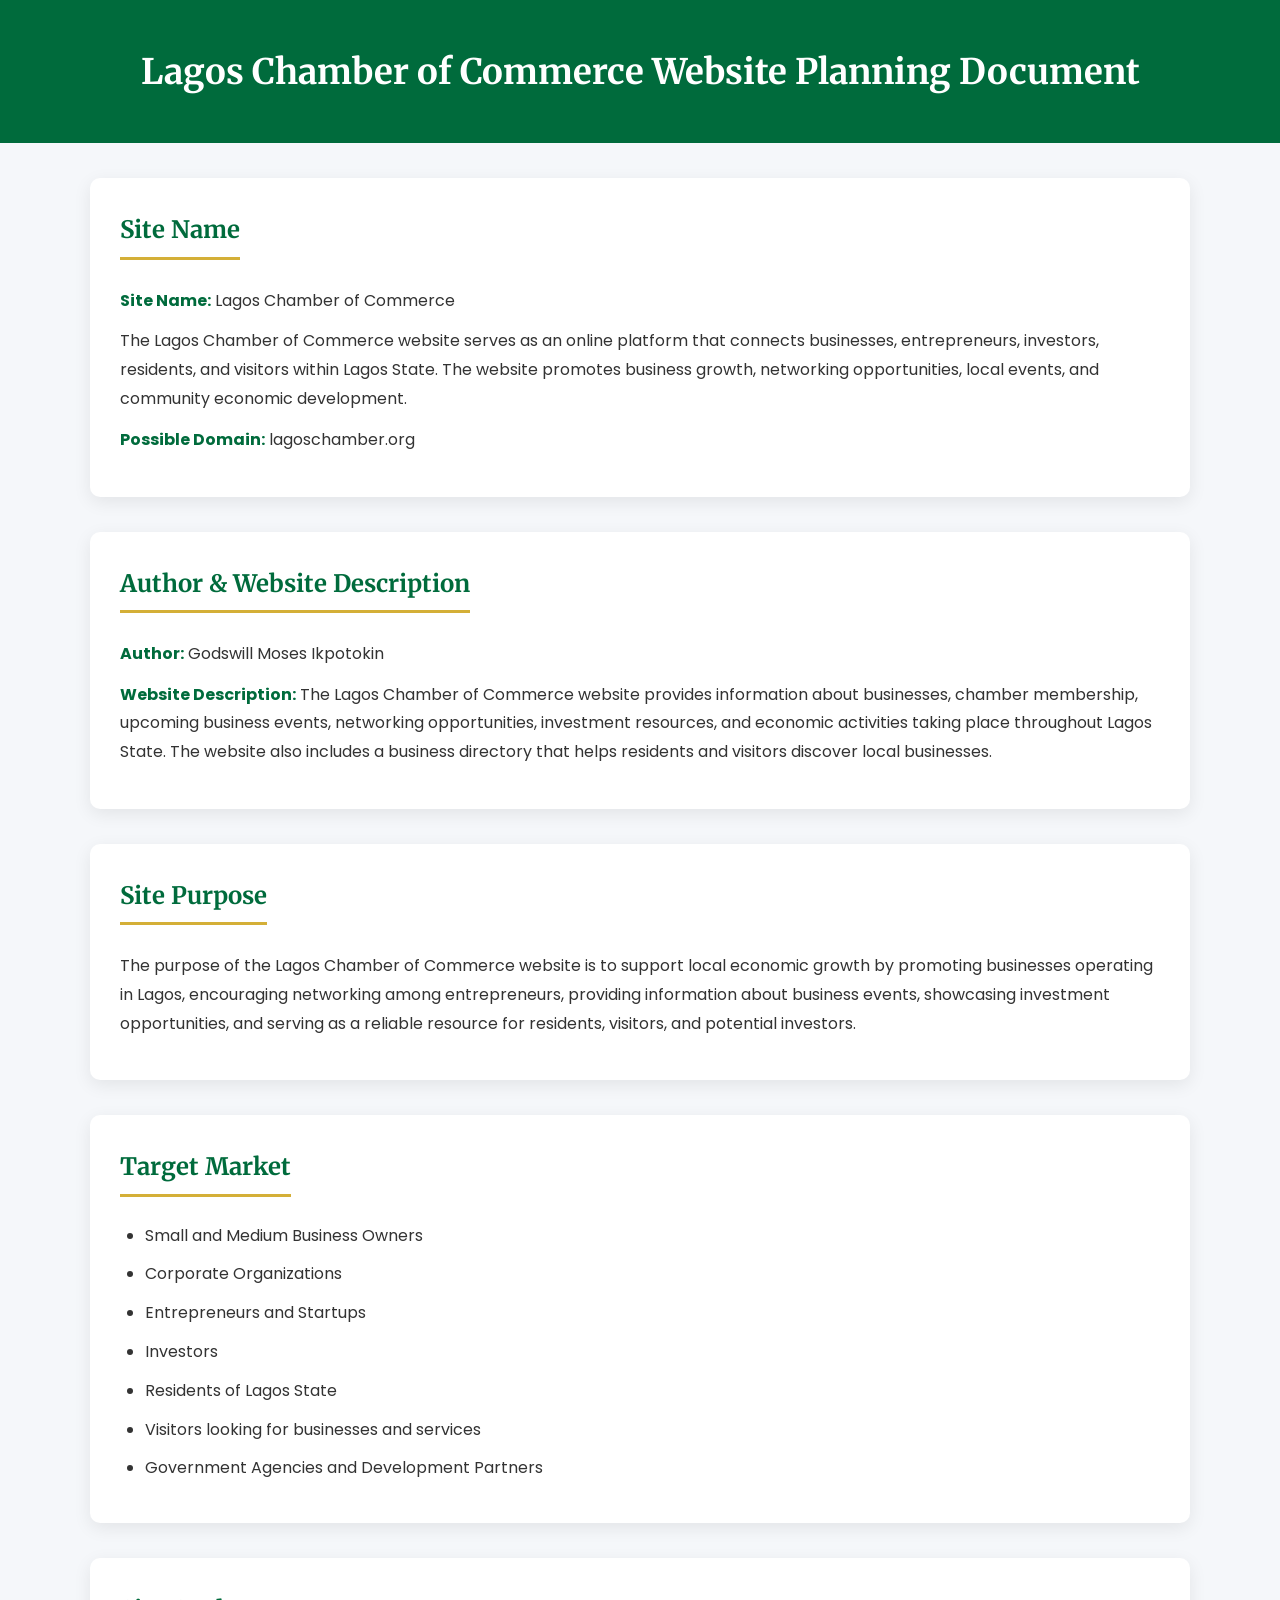
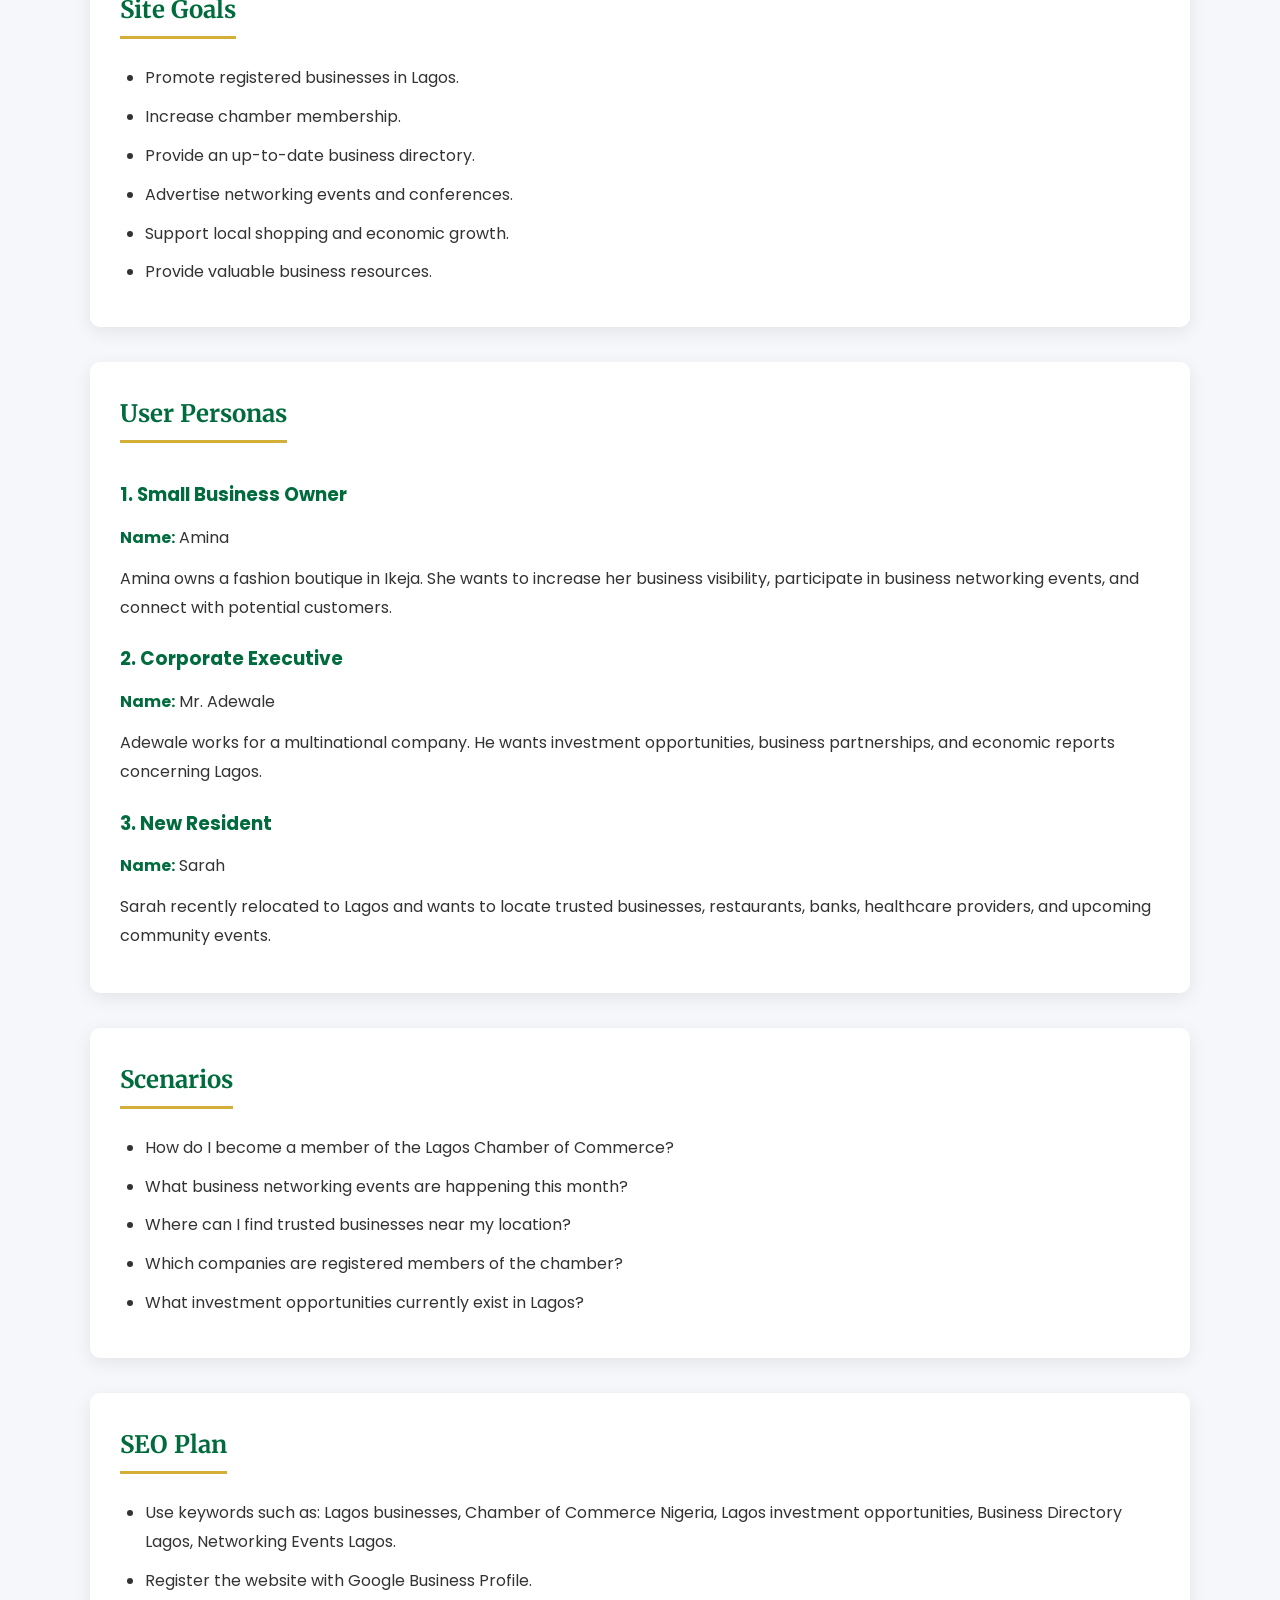
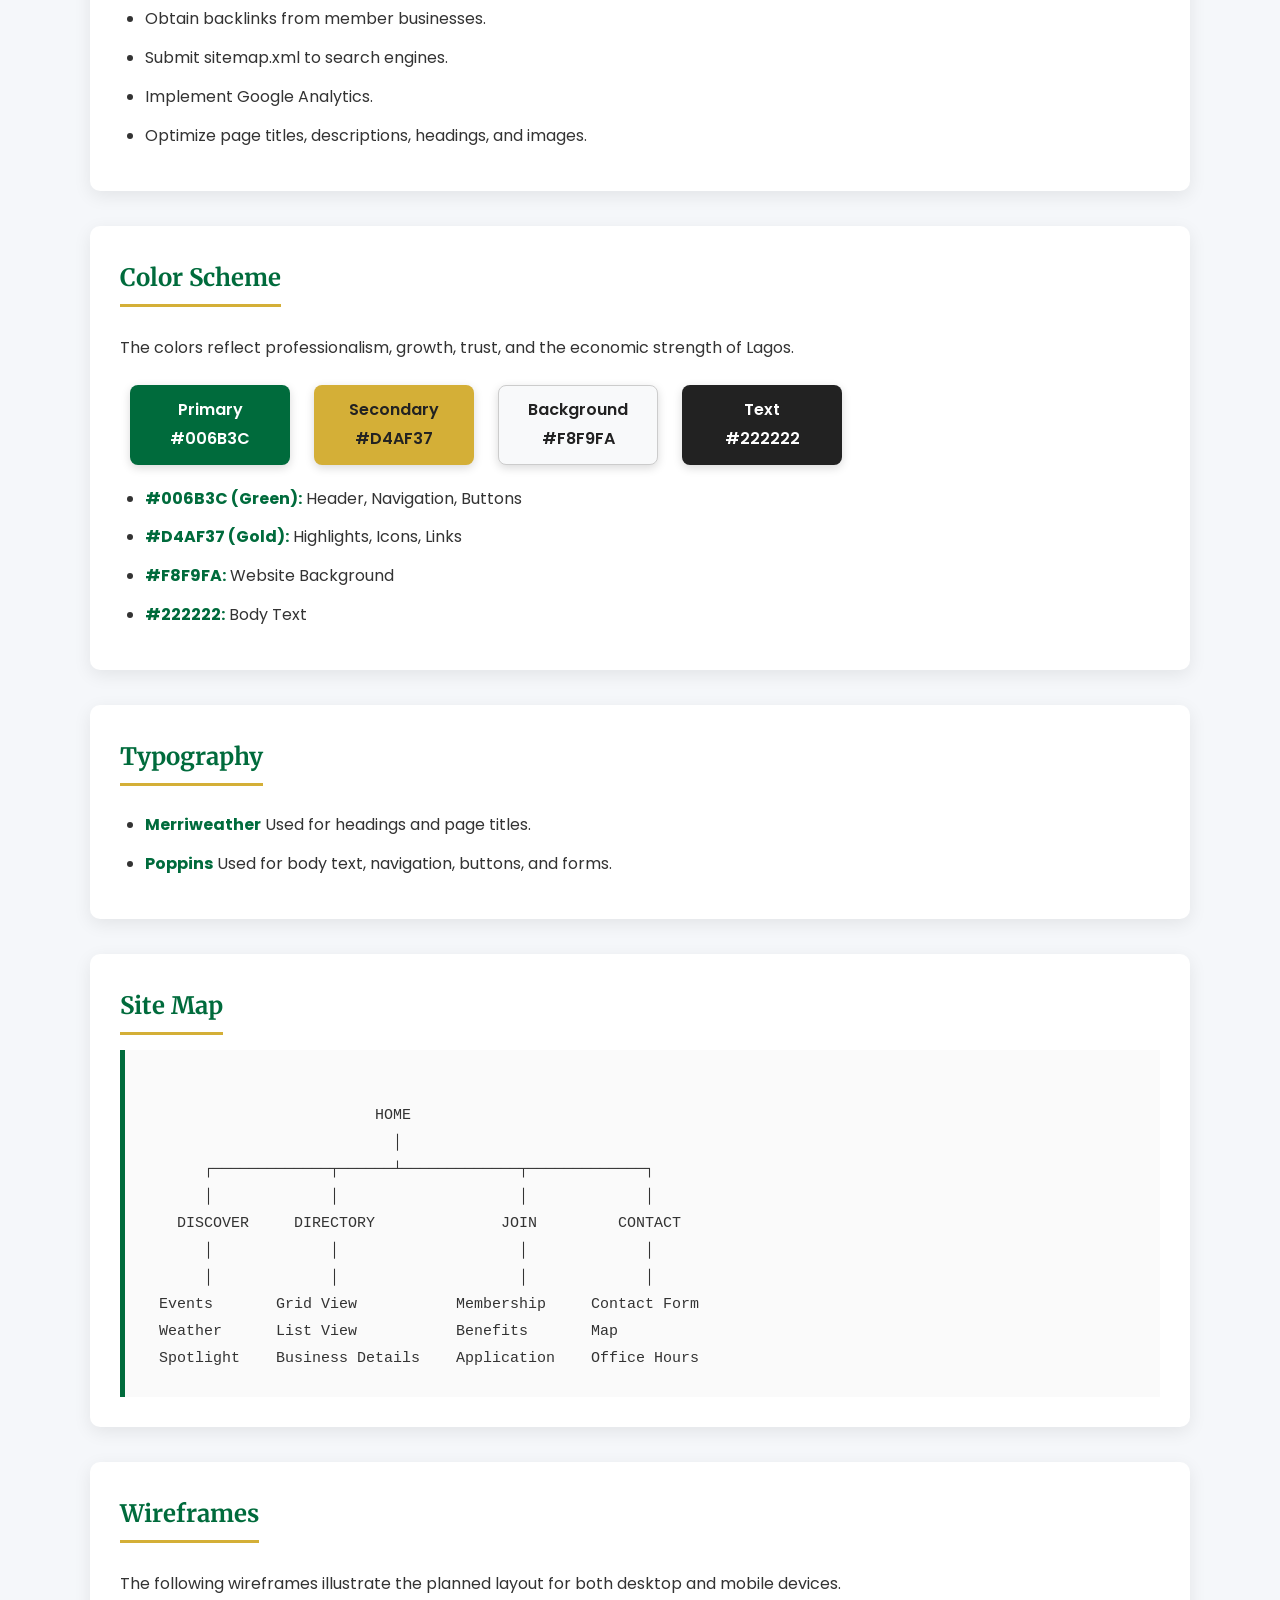
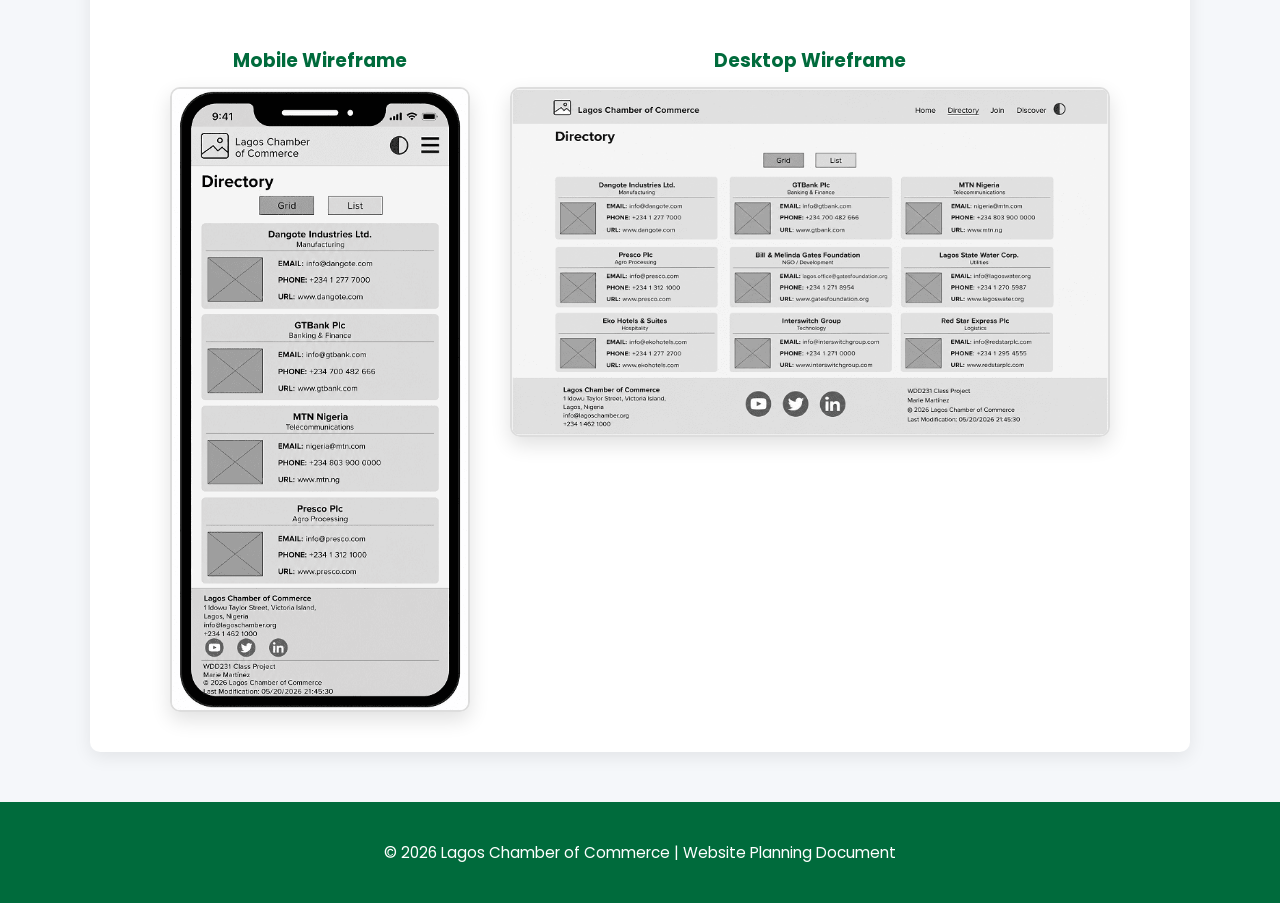
<file: chamber/siteplan.html>
<!DOCTYPE html>
<html lang="en">
<head>
    <meta charset="UTF-8">
    <meta name="viewport" content="width=device-width, initial-scale=1.0">

    <title>Lagos Chamber of Commerce | Site Plan</title>

    <meta name="description"
        content="Website planning document for the Lagos Chamber of Commerce. The site promotes businesses, networking opportunities, local events, and economic development within Lagos State, Nigeria.">

    <meta name="author" content="Godswill Moses Ikpotokin">

    <link rel="preconnect" href="https://fonts.googleapis.com">
    <link rel="preconnect" href="https://fonts.gstatic.com" crossorigin>

    <link href="https://fonts.googleapis.com/css2?family=Poppins:wght@300;400;500;600;700&family=Merriweather:wght@700&display=swap" rel="stylesheet">

    <link rel="stylesheet" href="../styles/siteplan.css">

</head>

<body>

<header>

    <h1>Lagos Chamber of Commerce Website Planning Document</h1>

</header>

<section>

    <h2>Site Name</h2>

    <p><strong>Site Name:</strong> Lagos Chamber of Commerce</p>

    <p>
        The Lagos Chamber of Commerce website serves as an online platform
        that connects businesses, entrepreneurs, investors, residents,
        and visitors within Lagos State. The website promotes business
        growth, networking opportunities, local events, and community
        economic development.
    </p>

    <p>
        <strong>Possible Domain:</strong> lagoschamber.org
    </p>

</section>


<section>

    <h2>Author & Website Description</h2>

    <p>
        <strong>Author:</strong>
        Godswill Moses Ikpotokin
    </p>

    <p>

        <strong>Website Description:</strong>

        The Lagos Chamber of Commerce website provides information about
        businesses, chamber membership, upcoming business events,
        networking opportunities, investment resources,
        and economic activities taking place throughout Lagos State.
        The website also includes a business directory that helps
        residents and visitors discover local businesses.

    </p>

</section>


<section>

    <h2>Site Purpose</h2>

    <p>

        The purpose of the Lagos Chamber of Commerce website is to support
        local economic growth by promoting businesses operating in Lagos,
        encouraging networking among entrepreneurs,
        providing information about business events,
        showcasing investment opportunities,
        and serving as a reliable resource for residents,
        visitors, and potential investors.

    </p>

</section>


<section>

    <h2>Target Market</h2>

    <ul>

        <li>Small and Medium Business Owners</li>

        <li>Corporate Organizations</li>

        <li>Entrepreneurs and Startups</li>

        <li>Investors</li>

        <li>Residents of Lagos State</li>

        <li>Visitors looking for businesses and services</li>

        <li>Government Agencies and Development Partners</li>

    </ul>

</section>


<section>

    <h2>Site Goals</h2>

    <ul>

        <li>Promote registered businesses in Lagos.</li>

        <li>Increase chamber membership.</li>

        <li>Provide an up-to-date business directory.</li>

        <li>Advertise networking events and conferences.</li>

        <li>Support local shopping and economic growth.</li>

        <li>Provide valuable business resources.</li>

    </ul>

</section>


<section>

    <h2>User Personas</h2>

    <h3>1. Small Business Owner</h3>

    <p>

        <strong>Name:</strong> Amina

    </p>

    <p>

        Amina owns a fashion boutique in Ikeja. She wants to
        increase her business visibility, participate in business
        networking events, and connect with potential customers.

    </p>


    <h3>2. Corporate Executive</h3>

    <p>

        <strong>Name:</strong> Mr. Adewale

    </p>

    <p>

        Adewale works for a multinational company.
        He wants investment opportunities, business partnerships,
        and economic reports concerning Lagos.

    </p>


    <h3>3. New Resident</h3>

    <p>

        <strong>Name:</strong> Sarah

    </p>

    <p>

        Sarah recently relocated to Lagos and wants to locate
        trusted businesses, restaurants, banks,
        healthcare providers, and upcoming community events.

    </p>

</section>


<section>

    <h2>Scenarios</h2>

    <ul>

        <li>
            How do I become a member of the Lagos Chamber of Commerce?
        </li>

        <li>
            What business networking events are happening this month?
        </li>

        <li>
            Where can I find trusted businesses near my location?
        </li>

        <li>
            Which companies are registered members of the chamber?
        </li>

        <li>
            What investment opportunities currently exist in Lagos?
        </li>

    </ul>

</section>


<section>

    <h2>SEO Plan</h2>

    <ul>

        <li>
            Use keywords such as:
            Lagos businesses, Chamber of Commerce Nigeria,
            Lagos investment opportunities,
            Business Directory Lagos,
            Networking Events Lagos.
        </li>

        <li>
            Register the website with Google Business Profile.
        </li>

        <li>
            Obtain backlinks from member businesses.
        </li>

        <li>
            Submit sitemap.xml to search engines.
        </li>

        <li>
            Implement Google Analytics.
        </li>

        <li>
            Optimize page titles, descriptions, headings, and images.
        </li>

    </ul>

</section>


<section>

    <h2>Color Scheme</h2>

    <p>

        The colors reflect professionalism, growth,
        trust, and the economic strength of Lagos.

    </p>


    <div class="color-swatch green">
        Primary<br>#006B3C
    </div>

    <div class="color-swatch gold">
        Secondary<br>#D4AF37
    </div>

    <div class="color-swatch light">
        Background<br>#F8F9FA
    </div>

    <div class="color-swatch dark">
        Text<br>#222222
    </div>


    <ul>

        <li><strong>#006B3C (Green):</strong> Header, Navigation, Buttons</li>

        <li><strong>#D4AF37 (Gold):</strong> Highlights, Icons, Links</li>

        <li><strong>#F8F9FA:</strong> Website Background</li>

        <li><strong>#222222:</strong> Body Text</li>

    </ul>

</section>


<section>

    <h2>Typography</h2>

    <ul>

        <li>

            <strong>Merriweather</strong>

            Used for headings and page titles.

        </li>

        <li>

            <strong>Poppins</strong>

            Used for body text, navigation,
            buttons, and forms.

        </li>

    </ul>

</section>


<section>

<h2>Site Map</h2>

<pre>

                         HOME
                           │
      ┌─────────────┬──────┴─────────────┬─────────────┐
      │             │                    │             │
   DISCOVER     DIRECTORY              JOIN         CONTACT
      │             │                    │             │
      │             │                    │             │
 Events       Grid View           Membership     Contact Form
 Weather      List View           Benefits       Map
 Spotlight    Business Details    Application    Office Hours
</pre>

</section>


<section>

<h2>Wireframes</h2>

<p>

The following wireframes illustrate the planned layout
for both desktop and mobile devices.

</p>

<div class="wireframe-group">

<div class="wireframe-item">

<h3>Mobile Wireframe</h3>

<img
src="../images/chamber/mobile-chamber-wireframe.png"
alt="Mobile Wireframe"
width="300">

</div>


<div class="wireframe-item">

<h3>Desktop Wireframe</h3>

<img
src="../images/chamber/desktop-chamber-wireframe.png"
alt="Desktop Wireframe"
width="600">

</div>

</div>

</section>


<footer>

<p>

© 2026 Lagos Chamber of Commerce |
Website Planning Document

</p>

</footer>

</body>
</html>
</file>
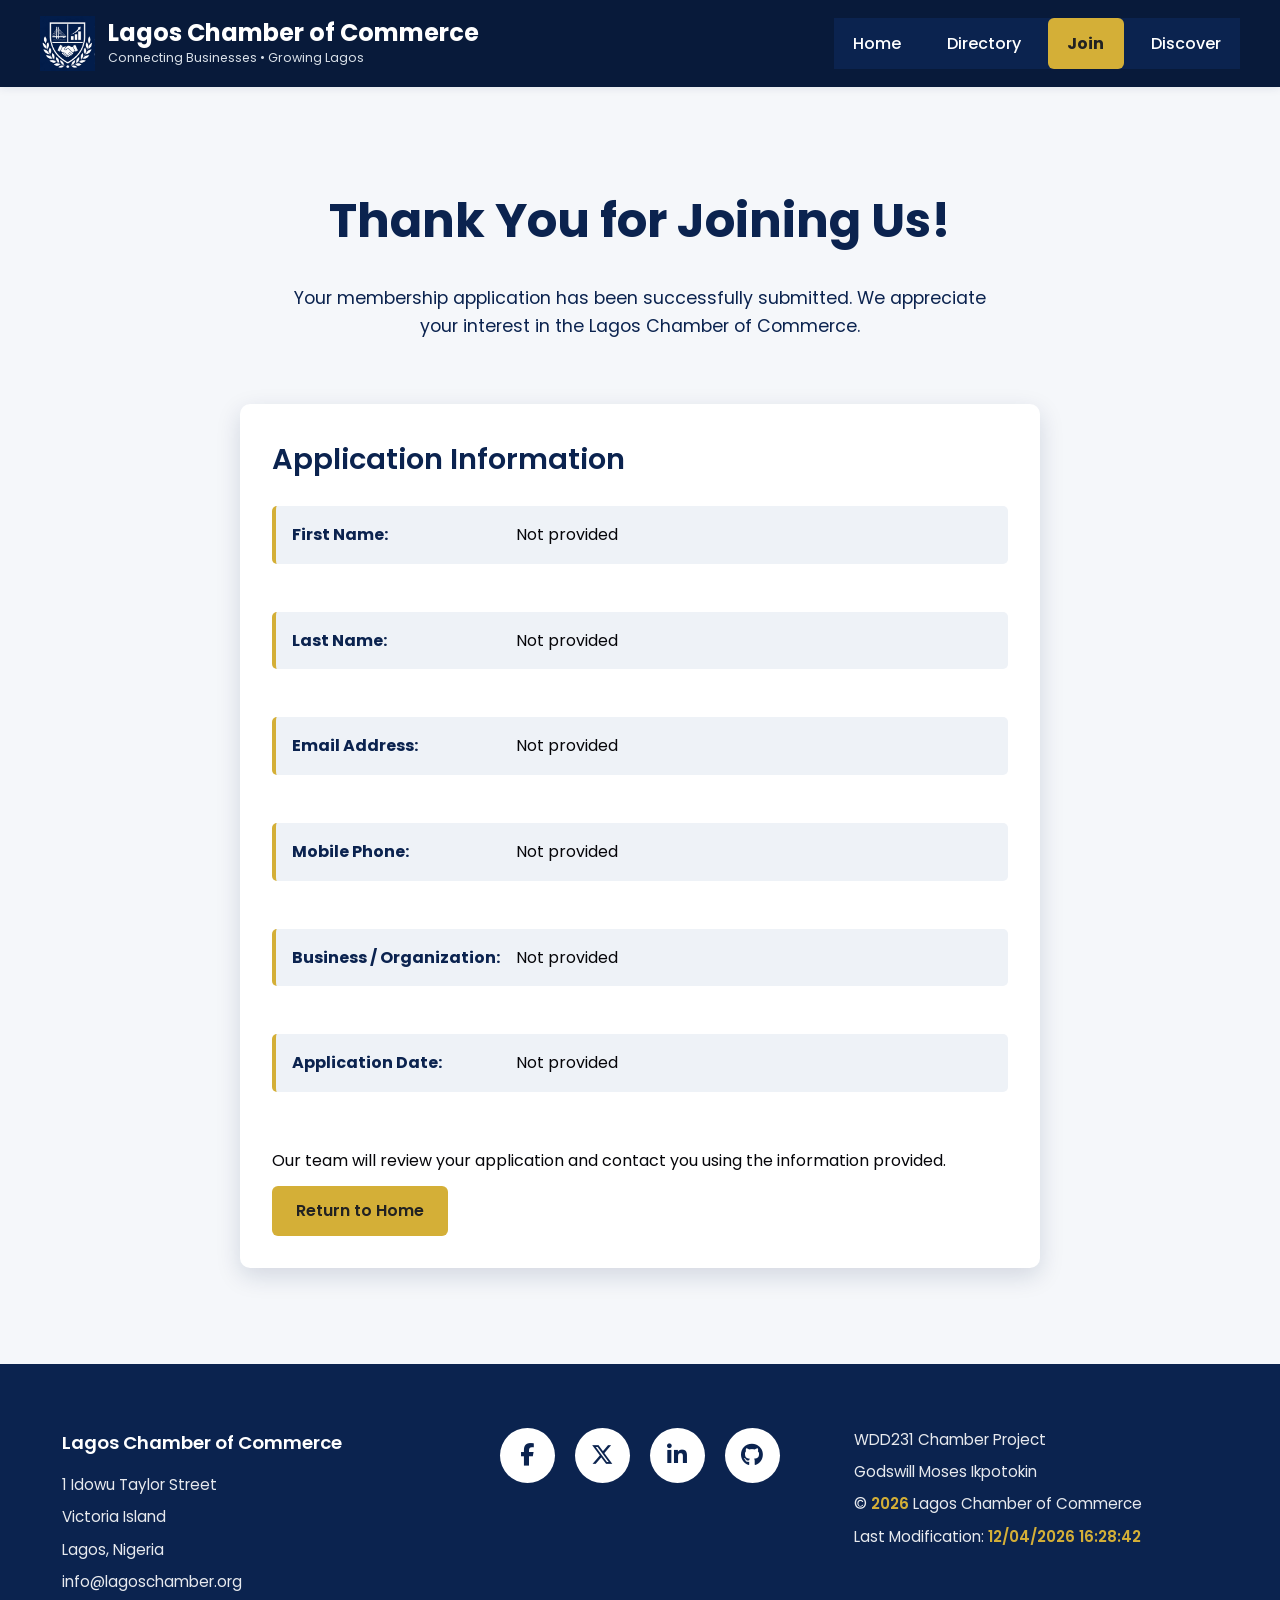
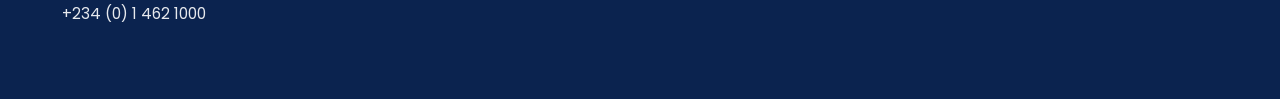
<file: chamber/thankyou.html>
<!DOCTYPE html>
<html lang="en">
<head>

    <!--
        Lagos Chamber of Commerce
        WDD231 Chamber Project
        Author: Godswill Moses Ikpotokin
    -->

    <meta charset="UTF-8">

    <meta
        name="viewport"
        content="width=device-width, initial-scale=1.0">

    <title>Thank You | Lagos Chamber of Commerce</title>

    <meta
        name="description"
        content="Thank you for applying to join the Lagos Chamber of Commerce.">

    <meta
        name="author"
        content="Godswill Moses Ikpotokin">

    <link
        rel="icon"
        href="images/favicon.ico">

    <link rel="preconnect"
          href="https://fonts.googleapis.com">

    <link rel="preconnect"
          href="https://fonts.gstatic.com"
          crossorigin>

    <link
        href="https://fonts.googleapis.com/css2?family=Poppins:wght@300;400;500;600;700&display=swap"
        rel="stylesheet">

    <link
        rel="stylesheet"
        href="https://cdnjs.cloudflare.com/ajax/libs/font-awesome/6.7.2/css/all.min.css">

    <link rel="stylesheet" href="styles/normalize.css">
    <link rel="stylesheet" href="styles/small.css">
    <link rel="stylesheet" href="styles/larger.css">
    <link rel="stylesheet" href="styles/join.css">

    <script src="scripts/chamber.js" defer></script>
    <script src="scripts/thankyou.js" defer></script>

</head>

<body>

<header>

    <div class="header-container">

        <a href="index.html" class="logo-area">

            <img
                src="images/logo.png"
                alt="Lagos Chamber of Commerce Logo">

            <div>

                <p class="site-title">
                    Lagos Chamber of Commerce
                </p>

                <span>
                    Connecting Businesses • Growing Lagos
                </span>

            </div>

        </a>


        <button
            id="menuButton"
            aria-label="Open Navigation">

            ☰

        </button>


        <nav id="navigation">

            <ul>

                <li>
                    <a href="index.html">
                        Home
                    </a>
                </li>

                <li>
                    <a href="directory.html">
                        Directory
                    </a>
                </li>

                <li>
                    <a href="join.html"
                       class="active"
                       aria-current="page">
                        Join
                    </a>
                </li>

                <li>
                    <a href="discover.html">
                        Discover
                    </a>
                </li>

            </ul>

        </nav>

    </div>

</header>


<main>

    <section class="page-title">

        <h1>Thank You for Joining Us!</h1>

        <p>
            Your membership application has been successfully submitted.
            We appreciate your interest in the Lagos Chamber of Commerce.
        </p>

    </section>


    <section class="form-section thank-you-section">

        <h2>Application Information</h2>

        <div id="application-details">


        </div>

        <p>
            Our team will review your application and contact you
            using the information provided.
        </p>

        <a
            href="index.html"
            class="btn btn-secondary">

            Return to Home

        </a>

    </section>

</main>


<footer>

    <div class="footer-container">

        <section>

            <h2>
                Lagos Chamber of Commerce
            </h2>

            <p>
                1 Idowu Taylor Street
            </p>

            <p>
                Victoria Island
            </p>

            <p>
                Lagos, Nigeria
            </p>

            <p>
                info@lagoschamber.org
            </p>

            <p>
                +234 (0) 1 462 1000
            </p>

        </section>


        <div class="social-links">

            <a href="https://facebook.com"
               target="_blank"
               rel="noopener"
               aria-label="Facebook">
                <i class="fab fa-facebook-f"></i>
            </a>

            <a href="https://x.com"
               target="_blank"
               rel="noopener"
               aria-label="Twitter / X">
                <i class="fab fa-x-twitter"></i>
            </a>

            <a href="https://linkedin.com"
               target="_blank"
               rel="noopener"
               aria-label="LinkedIn">
                <i class="fab fa-linkedin-in"></i>
            </a>

            <a href="https://github.com"
               target="_blank"
               rel="noopener"
               aria-label="GitHub">
                <i class="fab fa-github"></i>
            </a>

        </div>


        <div>

            <p>
                WDD231 Chamber Project
            </p>

            <p>
                Godswill Moses Ikpotokin
            </p>

            <p>
                © <span id="year"></span>
                Lagos Chamber of Commerce
            </p>

            <p>
                Last Modification:
                <span id="lastModified"></span>
            </p>

        </div>

    </div>

</footer>

</body>
</html>
</file>
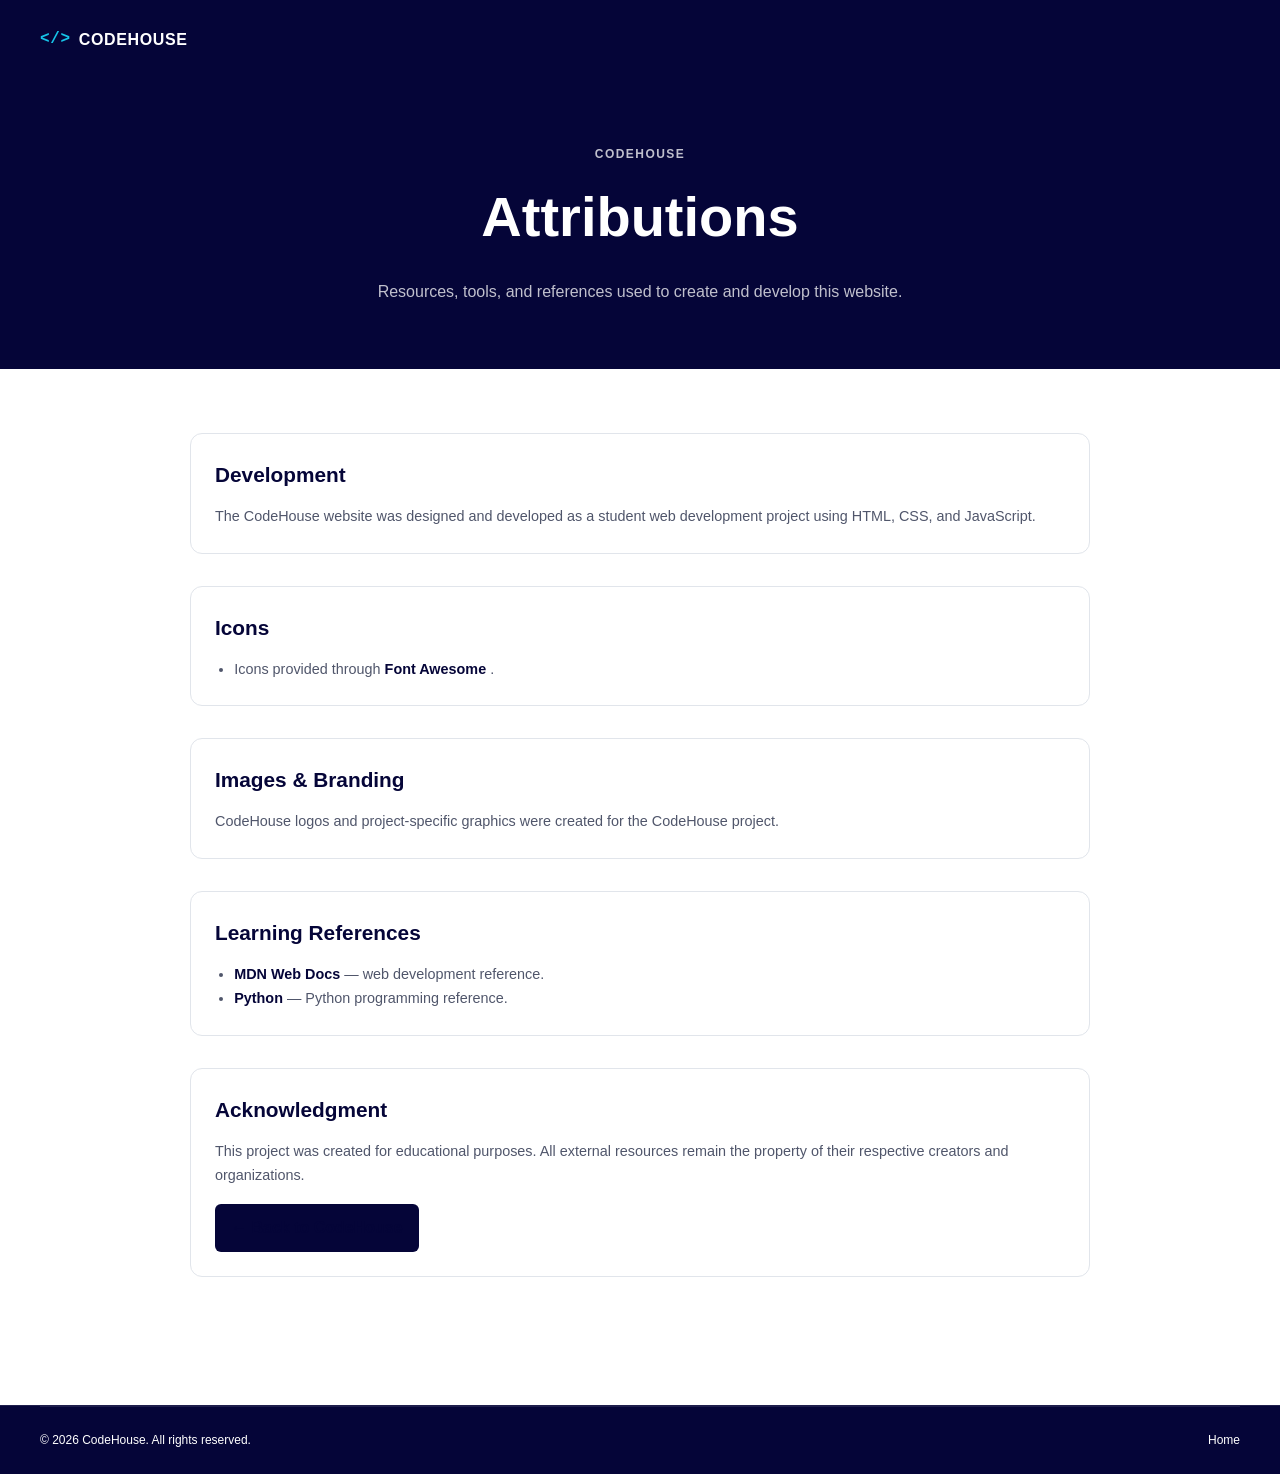
<file: final/attributions.html>
<!DOCTYPE html>
<html lang="en">

<head>

    <meta charset="UTF-8">

    <meta
        name="viewport"
        content="width=device-width, initial-scale=1.0"
    >

    <title>CodeHouse | Attributions</title>

    <meta
        name="description"
        content="Attributions and resources used in the development of the CodeHouse website."
    >

    <meta
        name="author"
        content="Godswill Moses Ikpotokin"
    >

    <link
        rel="icon"
        href="images/favicon.svg"
        type="image/svg+xml"
    >

    <link
        rel="stylesheet"
        href="styles/small.css"
    >

    <link
        rel="stylesheet"
        href="styles/large.css"
    >

    <style>

        .attribution-page {
            width: min(100% - 2rem, 900px);
            margin: 0 auto;
            padding: 4rem 0 6rem;
        }

        .attribution-hero {
            padding: 4rem 1rem;
            background: #050538;
            color: #ffffff;
            text-align: center;
        }

        .attribution-hero h1 {
            margin: 0.5rem 0 1rem;
            font-family: "Poppins", sans-serif;
            font-size: clamp(2rem, 7vw, 3.5rem);
        }

        .attribution-hero p {
            max-width: 650px;
            margin: 0 auto;
            color: rgba(255, 255, 255, 0.75);
            line-height: 1.7;
        }

        .attribution-section {
            margin-bottom: 2rem;
            padding: 1.5rem;

            background: #ffffff;

            border: 1px solid #e1e5eb;
            border-radius: 12px;
        }

        .attribution-section h2 {
            margin: 0 0 0.8rem;

            color: #050538;
            font-family: "Poppins", sans-serif;
            font-size: 1.3rem;
        }

        .attribution-section p,
        .attribution-section li {
            color: #50566b;
            font-size: 0.9rem;
            line-height: 1.7;
        }

        .attribution-section ul {
            margin: 0;
            padding-left: 1.2rem;
        }

        .attribution-section a {
            color: #050538;
            font-weight: 600;
        }

        .attribution-section a:hover {
            color: #16c4e8;
        }

        .back-home {
            display: inline-block;
            margin-top: 1rem;

            padding: 0.7rem 1rem;

            background: #050538;
            color: #ffffff;

            border-radius: 6px;

            text-decoration: none;
        }

        .back-home:hover {
            background: #16c4e8;
            color: #050538;
        }

    </style>

</head>


<body>
    <header class="site-header">

        <div class="header-container">

            <a
                class="logo"
                href="index.html"
                aria-label="CodeHouse Home"
            >

                <span class="logo-icon">
                    &lt;/&gt;
                </span>

                <span>
                    CODEHOUSE
                </span>

            </a>

        </div>

    </header>


    <section class="attribution-hero">

        <div>

            <p class="eyebrow">
                CODEHOUSE
            </p>

            <h1>
                Attributions
            </h1>

            <p>
                Resources, tools, and references used to create
                and develop this website.
            </p>

        </div>

    </section>


    <main class="attribution-page">

        <section class="attribution-section">

            <h2>
                Development
            </h2>

            <p>
                The CodeHouse website was designed and developed
                as a student web development project using
                HTML, CSS, and JavaScript.
            </p>

        </section>


        <section class="attribution-section">

            <h2>
                Icons
            </h2>

            <ul>

                <li>
                    Icons provided through
                    <a
                        href="https://fontawesome.com/"
                        target="_blank"
                        rel="noopener"
                    >
                        Font Awesome
                    </a>.
                </li>

            </ul>

        </section>


        <section class="attribution-section">

            <h2>
                Images & Branding
            </h2>

            <p>
                CodeHouse logos and project-specific graphics
                were created for the CodeHouse project.
            </p>

        </section>


        <section class="attribution-section">

            <h2>
                Learning References
            </h2>

            <ul>

                <li>
                    <a
                        href="https://developer.mozilla.org/"
                        target="_blank"
                        rel="noopener"
                    >
                        MDN Web Docs
                    </a>
                    — web development reference.
                </li>

                <li>
                    <a
                        href="https://www.python.org/"
                        target="_blank"
                        rel="noopener"
                    >
                        Python
                    </a>
                    — Python programming reference.
                </li>

            </ul>

        </section>


        <section class="attribution-section">

            <h2>
                Acknowledgment
            </h2>

            <p>
                This project was created for educational purposes.
                All external resources remain the property of
                their respective creators and organizations.
            </p>

            <a
                href="index.html"
                class="back-home"
            >
                ← Back to CodeHouse
            </a>

        </section>

    </main>

    <footer class="site-footer">

        <div class="footer-bottom">

            <p>
                © 2026 CodeHouse. All rights reserved.
            </p>

            <div>

                <a href="index.html">
                    Home
                </a>

            </div>

        </div>

    </footer>

</body>

</html>
</file>
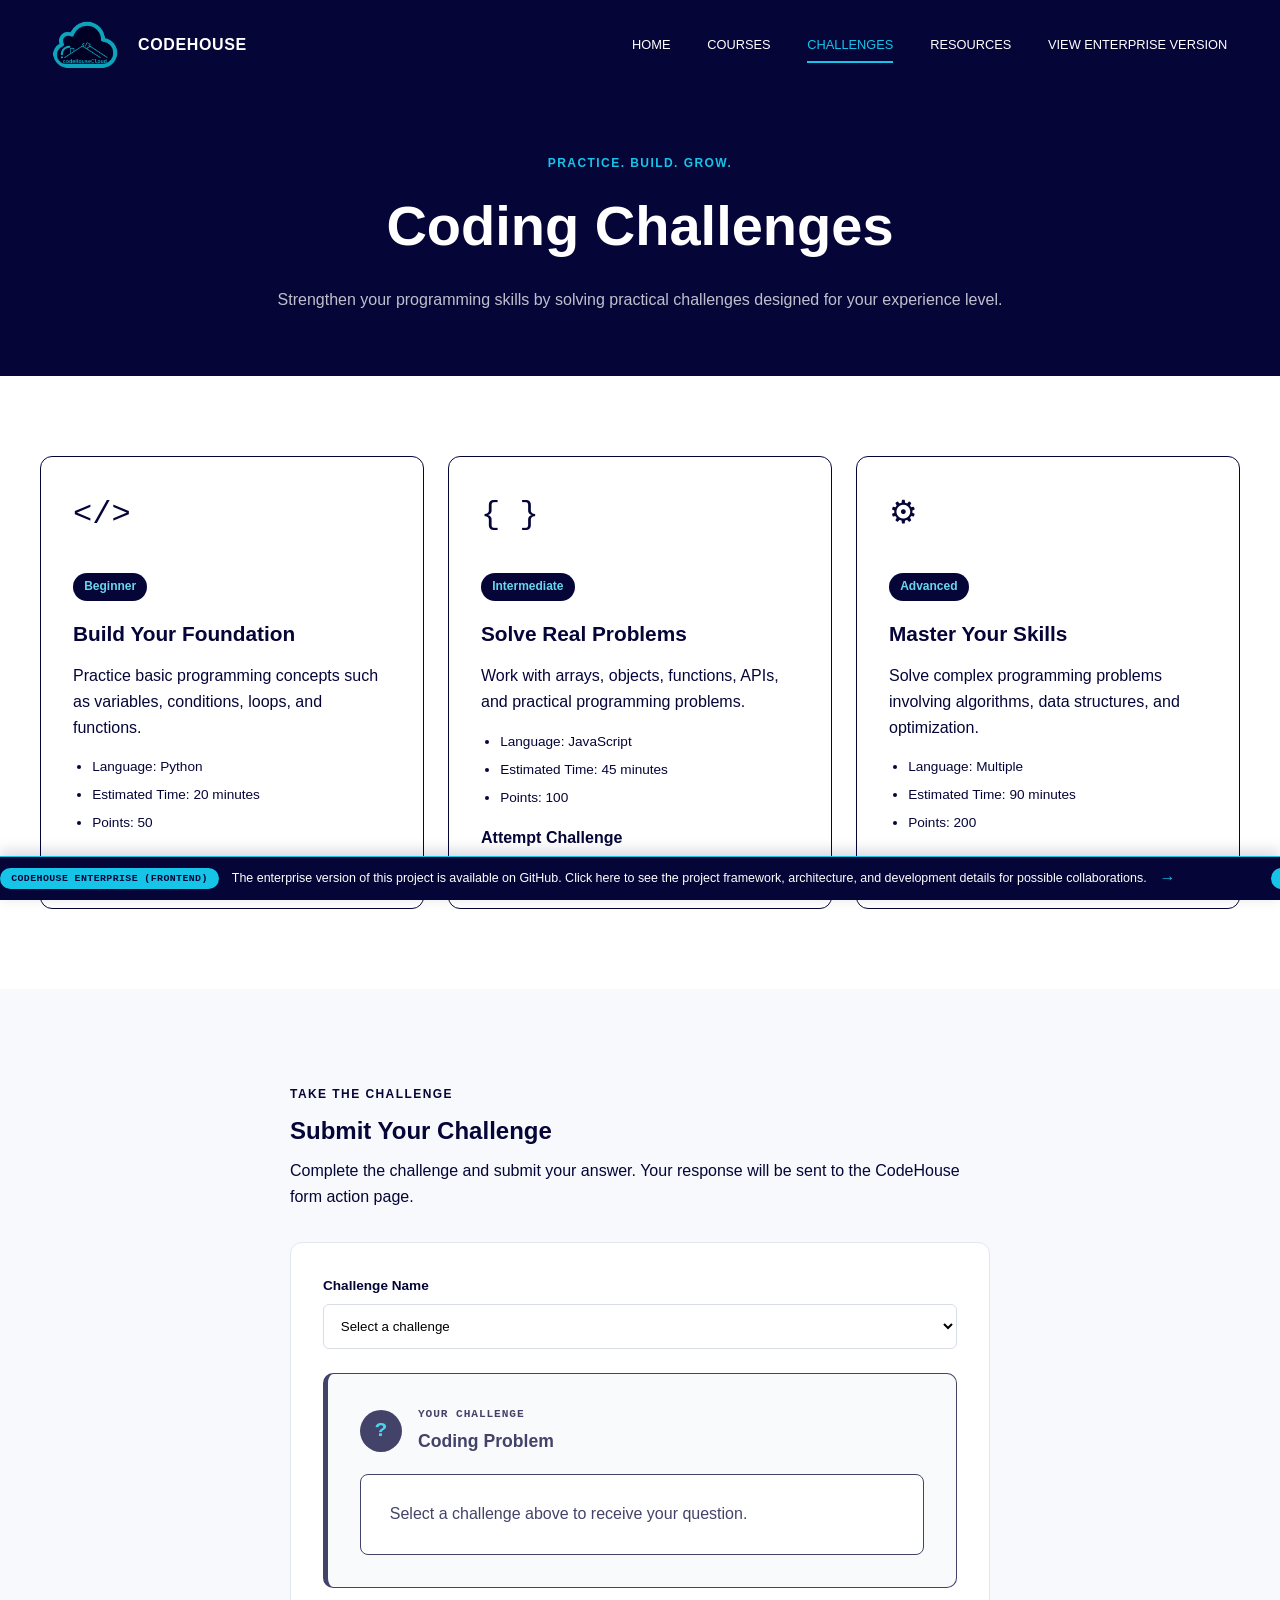
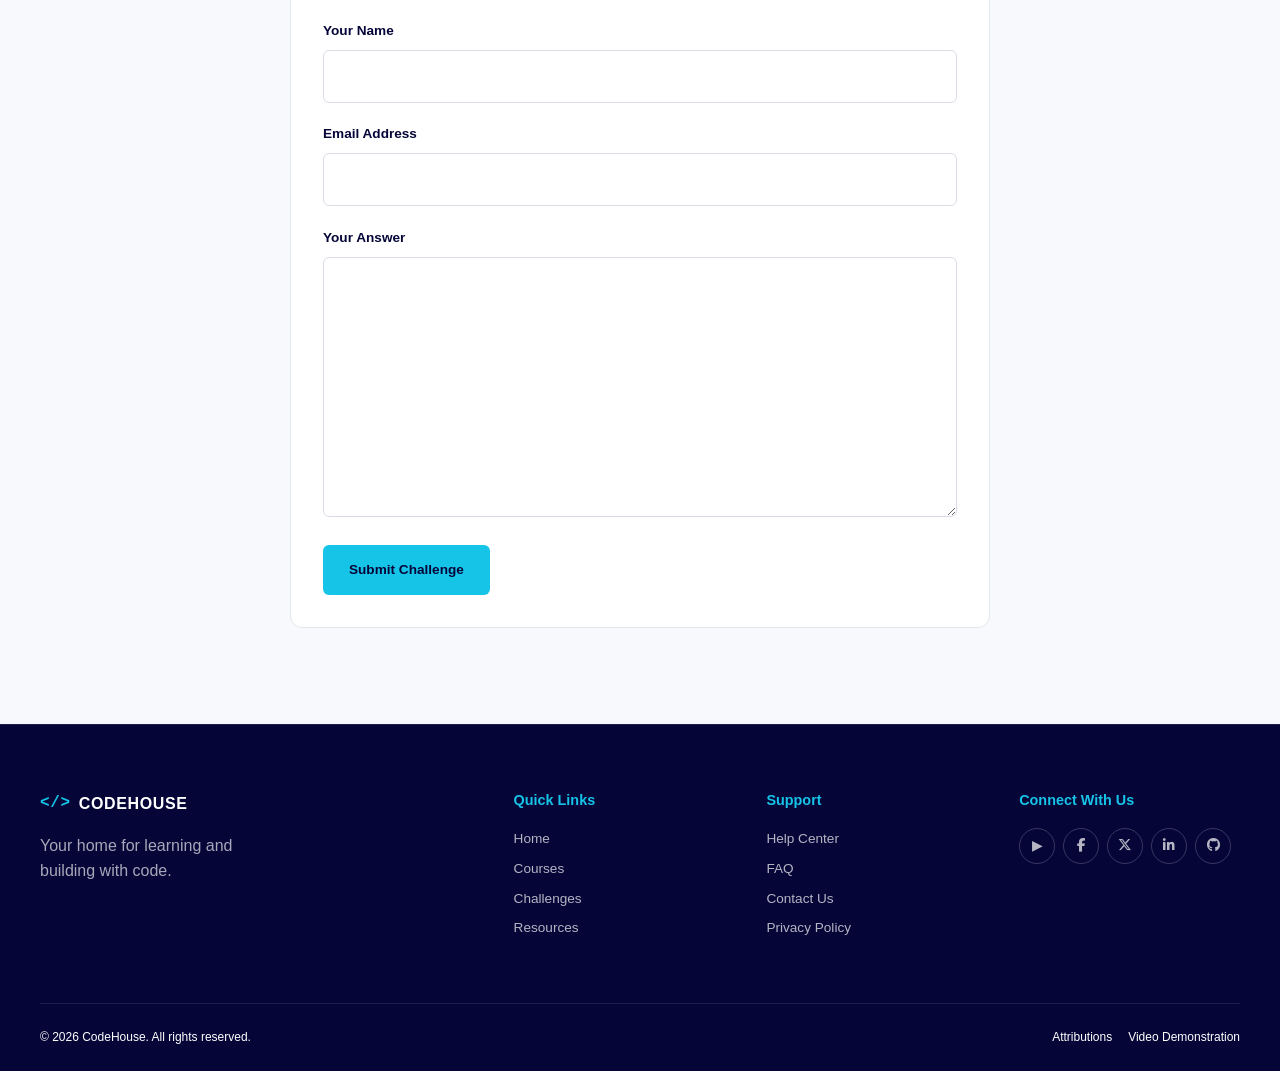
<file: final/challenges.html>
<!DOCTYPE html>
<html lang="en">

<head>

    <meta charset="UTF-8">

    <meta
        name="viewport"
        content="width=device-width, initial-scale=1.0"
    >

    <title>CodeHouse Challenges | Practice Coding</title>

    <meta
        name="description"
        content="Practice programming with CodeHouse coding challenges for beginner, intermediate, and advanced developers."
    >

    <meta
        name="author"
        content="Godswill Moses Ikpotokin"
    >

    <meta
        name="theme-color"
        content="#050538"
    >

    <meta
        property="og:title"
        content="CodeHouse Coding Challenges"
    >

    <meta
        property="og:description"
        content="Practice programming skills with CodeHouse coding challenges for different experience levels."
    >

    <meta
        property="og:type"
        content="website"
    >

    <link
        rel="icon"
        href="images/favicon.svg"
        type="image/svg+xml"
    >

    <link
        rel="stylesheet"
        href="https://cdnjs.cloudflare.com/ajax/libs/font-awesome/6.7.2/css/all.min.css"
        integrity="sha512-Evv84Mr4kqVGRNSgIGL/F/aIDqQb7xQ2vcrdIwxfjThSH8CSR7PBEakCr51Ck+w+/U6swU2Im1vVX0SVk9ABhg=="
        crossorigin="anonymous"
        referrerpolicy="no-referrer">

    
    <link
        rel="stylesheet"
        href="styles/challenges.css"
    >

        <link
        rel="stylesheet"
        href="styles/small.css"
    >

    <link
        rel="stylesheet"
        href="styles/large.css"
    >

    
    <script
        type="module"
        src="scripts/challenges.js"
    ></script>

    <script
        type="module"
        src="scripts/main.js"
    ></script>

</head>


<body>

<header class="site-header">

    <div class="header-container">

        <a
            class="logo"
            href="index.html"
            aria-label="CodeHouse Home"
        >

            <span class="logo-icon">
                <img src="images/codehouselogo.png"
            alt="CodeHouse Logo">

            </span>

            <span>
                CODEHOUSE
            </span>

        </a>


        <button
            class="menu-button"
            id="menu-button"
            type="button"
            aria-label="Open navigation menu"
            aria-expanded="false"
            aria-controls="primary-navigation"
        >

            <span></span>
            <span></span>
            <span></span>

        </button>


        <nav
            class="primary-navigation"
            id="primary-navigation"
            aria-label="Primary navigation"
        >

            <a href="index.html">
                Home
            </a>

            <a href="courses.html">
                Courses
            </a>

            <a
                href="challenges.html"
                class="active"
                aria-current="page"
            >
                Challenges
            </a>

            <a href="resources.html">
                Resources
            </a>

            <a href="https://github.com/CodeHouse-Cloud/codehouse/tree/main/codehouse-cloud-frontend/src/app" target="_blank" rel="noopener" aria-label="CodeHouse Enterprise Version">
                View Enterprise Version
            </a>


        </nav>

    </div>

</header>


<main>

    <section class="page-hero">
        

        <div>

            <p class="eyebrow">
                PRACTICE. BUILD. GROW.
            </p>

            <h1>
                Coding Challenges
            </h1>

            <p>
                Strengthen your programming skills by solving practical
                challenges designed for your experience level.
            </p>

        </div>

    </section>


    <section class="challenge-page-section">

        <div class="challenge-page-grid">



            <article class="challenge-level-card">

                <div class="challenge-icon">
                    &lt;/&gt;
                </div>

                <span class="challenge-badge">
                    Beginner
                </span>

                <h2>
                    Build Your Foundation
                </h2>

                <p>
                    Practice basic programming concepts such as
                    variables, conditions, loops, and functions.
                </p>

                <ul>

                    <li>
                        Language: Python
                    </li>

                    <li>
                        Estimated Time: 20 minutes
                    </li>

                    <li>
                        Points: 50
                    </li>

                </ul>

                <a href="#challenge-form">
                    Attempt Challenge
                </a>

            </article>



            <article class="challenge-level-card">

                <div class="challenge-icon">
                    { }
                </div>

                <span class="challenge-badge">
                    Intermediate
                </span>

                <h2>
                    Solve Real Problems
                </h2>

                <p>
                    Work with arrays, objects, functions, APIs,
                    and practical programming problems.
                </p>

                <ul>

                    <li>
                        Language: JavaScript
                    </li>

                    <li>
                        Estimated Time: 45 minutes
                    </li>

                    <li>
                        Points: 100
                    </li>

                </ul>

                <a href="#challenge-form">
                    Attempt Challenge
                </a>

            </article>


            <!-- ADVANCED -->

            <article class="challenge-level-card">

                <div class="challenge-icon">
                    ⚙
                </div>

                <span class="challenge-badge">
                    Advanced
                </span>

                <h2>
                    Master Your Skills
                </h2>

                <p>
                    Solve complex programming problems involving
                    algorithms, data structures, and optimization.
                </p>

                <ul>

                    <li>
                        Language: Multiple
                    </li>

                    <li>
                        Estimated Time: 90 minutes
                    </li>

                    <li>
                        Points: 200
                    </li>

                </ul>

                <a href="#challenge-form">
                    Attempt Challenge
                </a>

            </article>

        </div>

    </section>



    <section
        class="challenge-form-section"
        id="challenge-form"
    >

        <div class="form-container">

            <div class="form-heading">

                <p class="section-label">
                    TAKE THE CHALLENGE
                </p>

                <h2>
                    Submit Your Challenge
                </h2>

                <p class="challenge-instruction">
                    Complete the challenge and submit your answer.
                    Your response will be sent to the CodeHouse
                    form action page.
                </p>

            </div>


            <form
                action="form-action.html"
                method="get"
                class="challenge-form"
            >

                <div class="form-group">

                    <label for="challenge-name">
                        Challenge Name
                    </label>

                    <select
                        id="challenge-name"
                        name="challenge"
                        required
                    >

                        <option value="">
                            Select a challenge
                        </option>

                        <option value="python-basics">
                            Python Basics
                        </option>

                        <option value="javascript-arrays">
                            JavaScript Arrays
                        </option>

                        <option value="algorithm-challenge">
                            Algorithm Challenge
                        </option>

                    </select>

                </div>

                <div
                    class="challenge-question"
                    id="challenge-question"
                >

                    <div class="question-header">

                        <span class="question-icon">
                            ?
                        </span>

                        <div>

                            <p class="question-label">
                                YOUR CHALLENGE
                            </p>

                            <h3>
                                Coding Problem
                            </h3>

                        </div>

                    </div>


                    <div class="question-body">

                        <p id="challenge-question-text">
                            Select a challenge above to receive
                            your question.
                        </p>

                    </div>

                </div>


                <div class="form-group">

                    <label for="name">
                        Your Name
                    </label>

                    <input
                        type="text"
                        id="name"
                        name="name"
                        autocomplete="name"
                        required
                    >

                </div>


                <div class="form-group">

                    <label for="email">
                        Email Address
                    </label>

                    <input
                        type="email"
                        id="email"
                        name="email"
                        autocomplete="email"
                        required
                    >

                </div>


                <div class="form-group">

                    <label for="answer">
                        Your Answer
                    </label>

                    <textarea
                        id="answer"
                        name="answer"
                        rows="8"
                        required
                    ></textarea>

                </div>


                <button
                    type="submit"
                    class="button button-primary"
                >
                    Submit Challenge
                </button>

            </form>

        </div>

    </section>

</main>

    <footer class="site-footer">

        <div class="footer-container">

            <div class="footer-brand">

                <a
                    class="logo"
                    href="index.html"
                >
                    <span class="logo-icon">
                        &lt;/&gt;
                    </span>

                    <span>
                        CODEHOUSE
                    </span>
                </a>

                <p>
                    Your home for learning and building with code.
                </p>

            </div>


            <div class="footer-column">

                <h3>
                    Quick Links
                </h3>

                <a href="index.html">
                    Home
                </a>

                <a href="courses.html">
                    Courses
                </a>

                <a href="challenges.html">
                    Challenges
                </a>

                <a href="resources.html">
                    Resources
                </a>

            </div>


            <div class="footer-column">

                <h3>
                    Support
                </h3>

                <a href="contact.html">
                    Help Center
                </a>

                <a href="contact.html">
                    FAQ
                </a>

                <a href="contact.html">
                    Contact Us
                </a>

                <a href="#">
                    Privacy Policy
                </a>

            </div>


            <div class="footer-column">

                <h3>
                    Connect With Us
                </h3>

                <div class="social-links">

                    <a
                        href="https://youtube.com/ikpotokin/"
                        aria-label="YouTube"
                    >
                        ▶
                    </a>

                    

                    <a href="https://facebook.com"
               target="_blank"
               rel="noopener"
               aria-label="Facebook">

                <i class="fab fa-facebook-f"></i>

            </a>

            <a href="https://x.com"
               target="_blank"
               rel="noopener"
               aria-label="Twitter / X">

                <i class="fab fa-x-twitter"></i>

            </a>

            <a href="https://linkedin.com"
               target="_blank"
               rel="noopener"
               aria-label="LinkedIn">

                <i class="fab fa-linkedin-in"></i>

            </a>

            <a href="https://github.com"
               target="_blank"
               rel="noopener"
               aria-label="GitHub">

                <i class="fab fa-github"></i>

            </a>

                </div>

            </div>

        </div>


        <div class="footer-bottom">

            <p>
                © 2026 CodeHouse. All rights reserved.
            </p>

            <div>

                <a href="attributions.html">
                    Attributions
                </a>

                <a
                    href="#"
                    target="_blank"
                    rel="noopener"
                >
                    Video Demonstration
                </a>

            </div>

        </div>

    </footer>


<div class="enterprise-announcement" aria-label="CodeHouse Enterprise announcement">

    <div class="announcement-track">

        <a
            href="https://github.com/CodeHouse-Cloud/codehouse"
            target="_blank"
            rel="noopener noreferrer"
            class="announcement-message"
        >
            <span class="announcement-badge">
                CODEHOUSE ENTERPRISE (FRONTEND)
            </span>

            <span>
                The enterprise version of this project is available
                on GitHub. Click here to see the project framework,
                architecture, and development details for possible
                collaborations.
            </span>

            <span class="announcement-arrow">
                →
            </span>
        </a>


        <a
            href="https://github.com/CodeHouse-Cloud/codehouse-backend"
            target="_blank"
            rel="noopener noreferrer"
            class="announcement-message"
            aria-hidden="true"
            tabindex="-1"
        >
            <span class="announcement-badge">
                CODEHOUSE ENTERPRISE (BACKEND)
            </span>

            <span>
                The enterprise version of this project is available
                on GitHub. Click here to see the project framework,
                architecture, and development details for possible
                collaborations.
            </span>

            <span class="announcement-arrow">
                →
            </span>
        </a>

    </div>

</div>

</body>
</html>
</file>
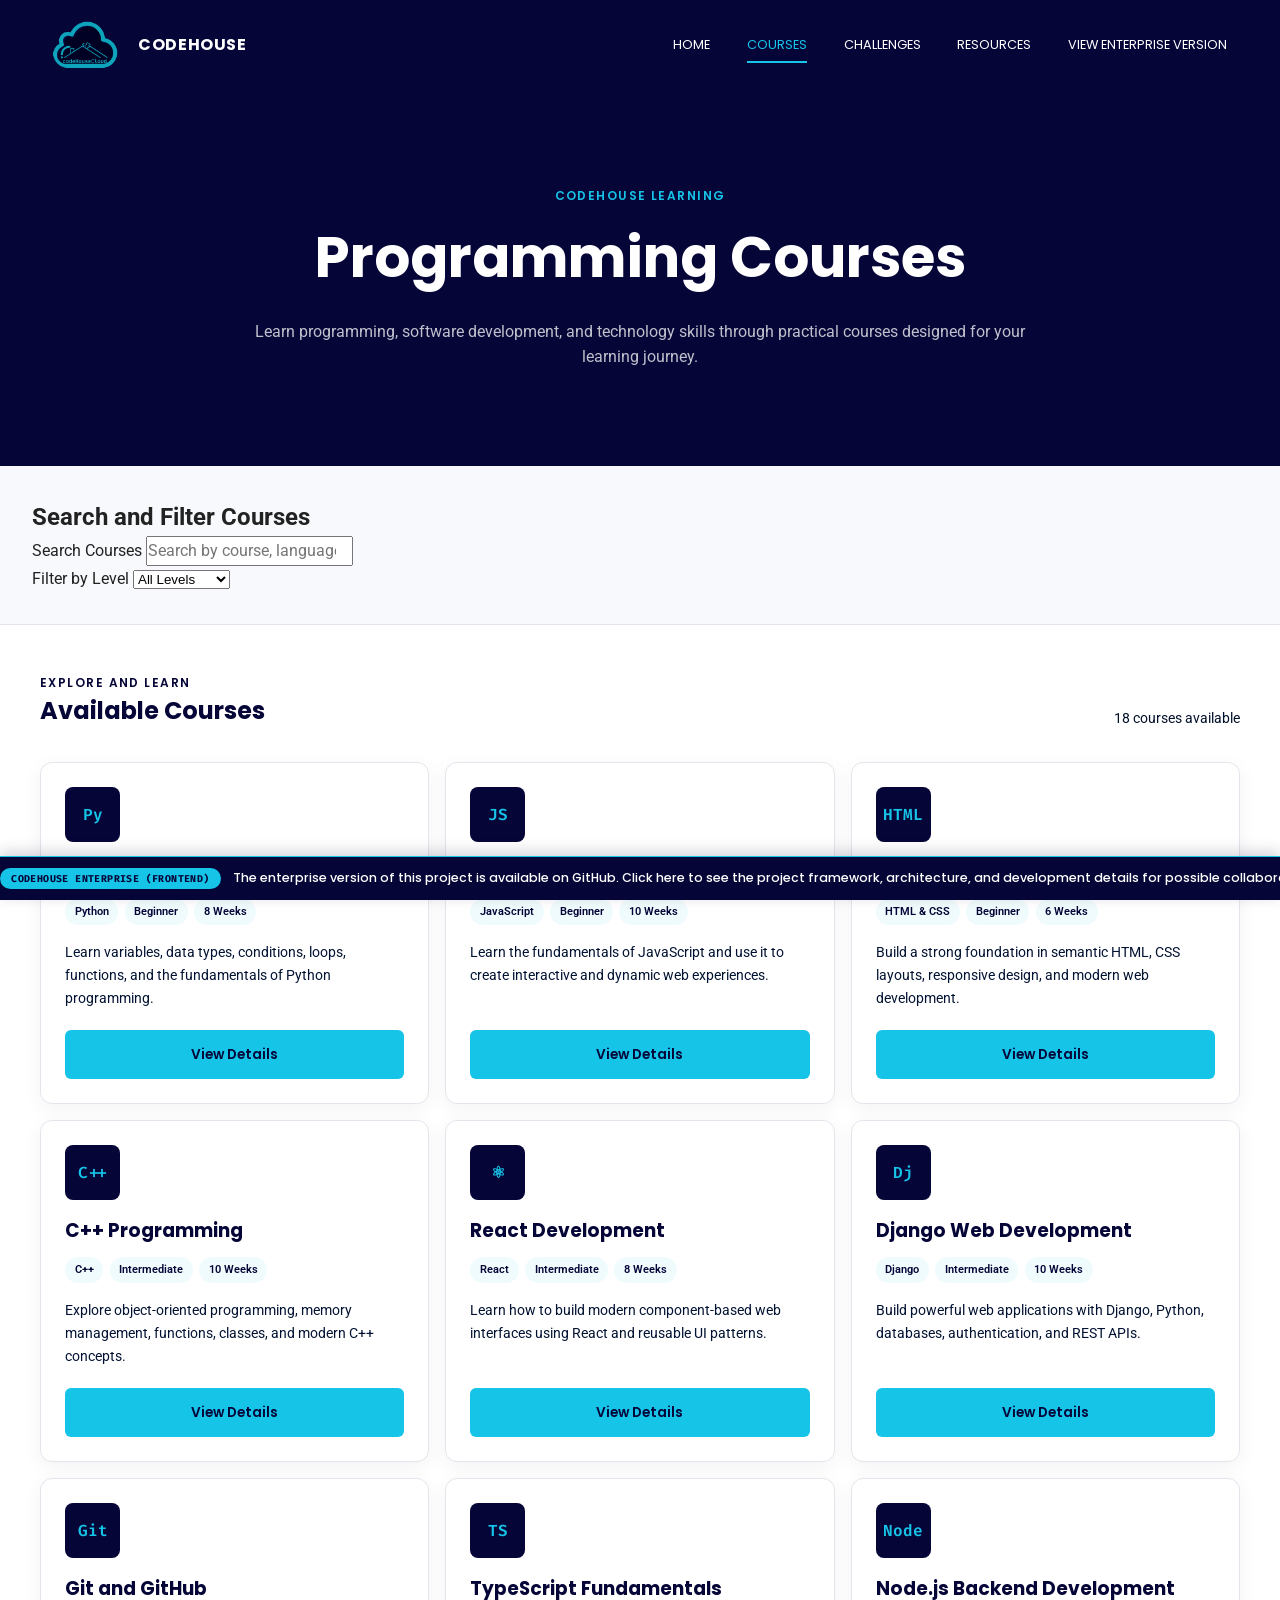
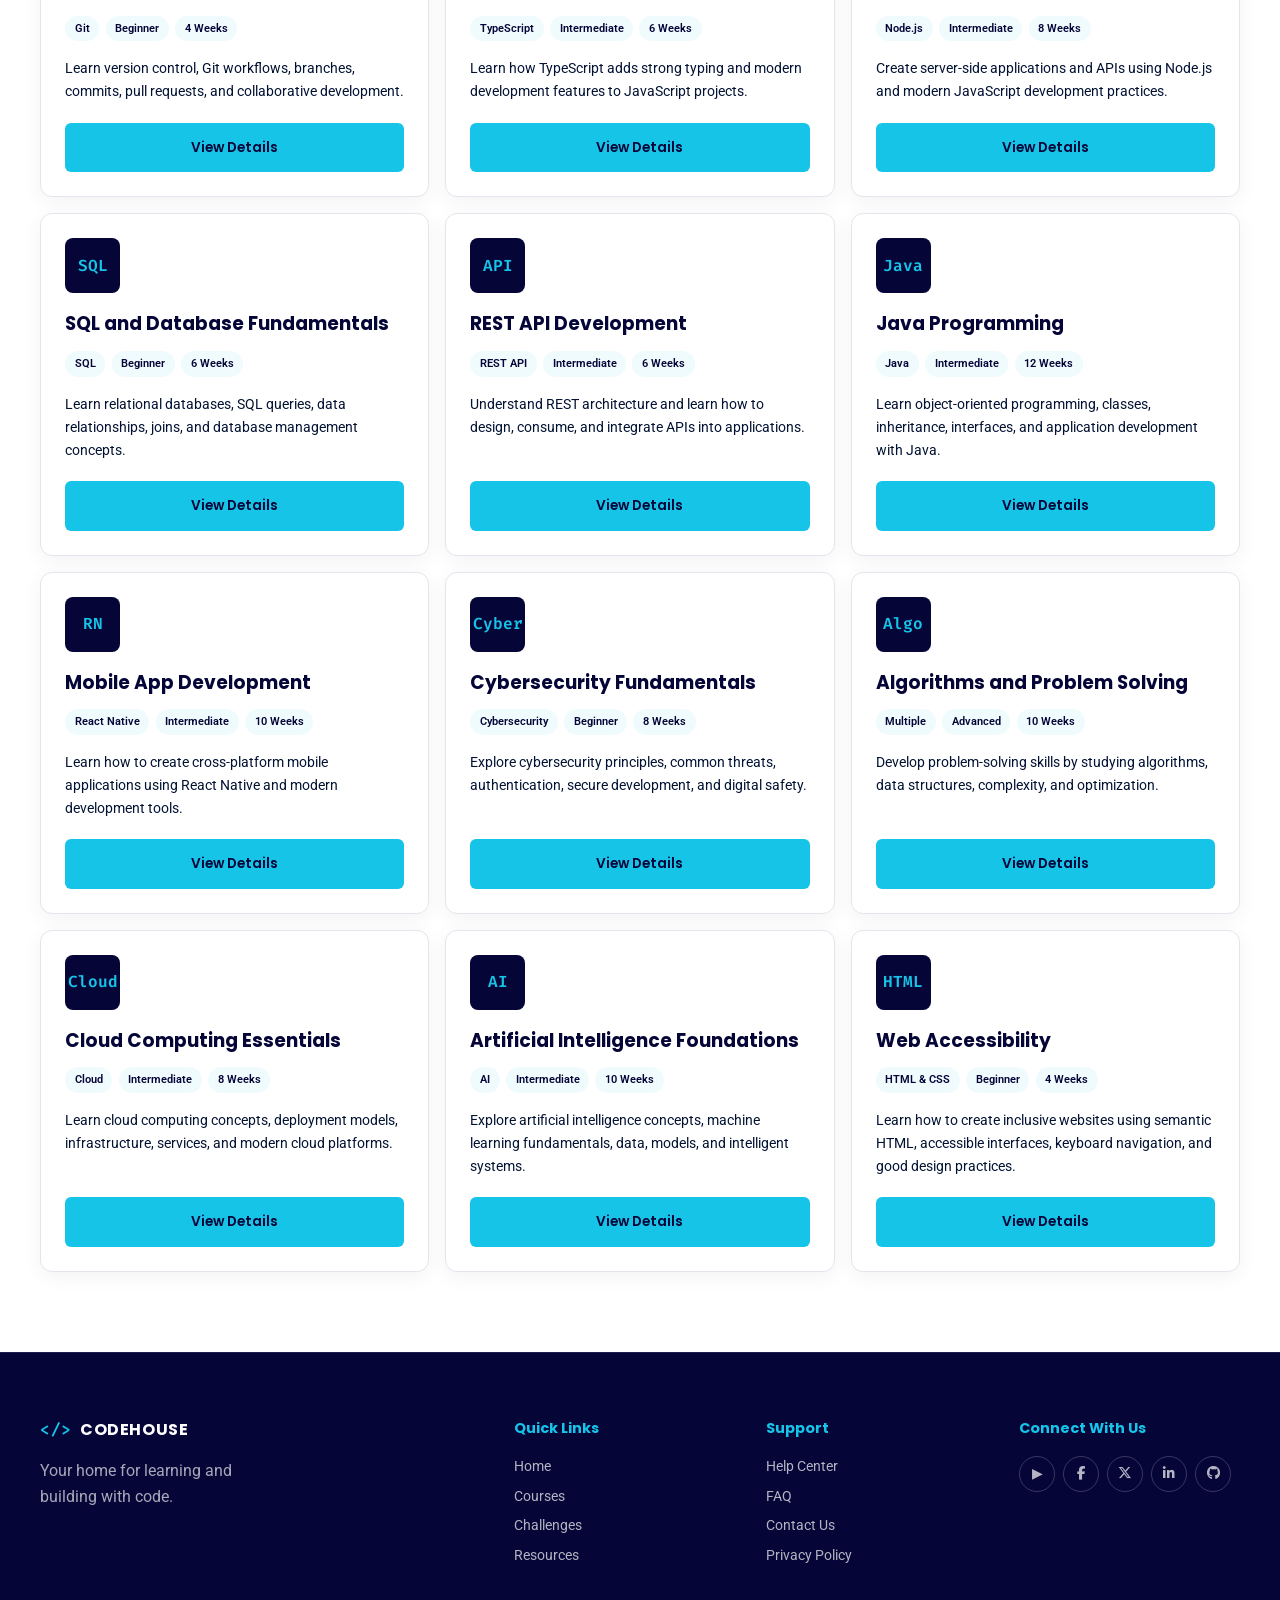
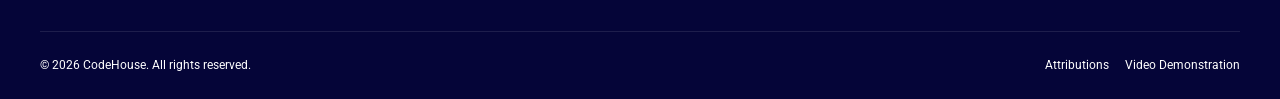
<file: final/courses.html>
<!DOCTYPE html>
<html lang="en">

<head>

    <meta charset="UTF-8">

    <meta
        name="viewport"
        content="width=device-width, initial-scale=1.0"
    >

    <title>
        CodeHouse Courses | Learn Programming with AI
    </title>

    <meta
        name="description"
        content="Explore CodeHouse programming courses in Python, JavaScript, C++, React, Django, databases, cybersecurity, artificial intelligence, and more."
    >

    <meta
        name="author"
        content="Godswill Moses Ikpotokin"
    >

    <meta
        name="theme-color"
        content="#050538"
    >



    <meta
        property="og:title"
        content="CodeHouse Courses | Learn Programming with AI"
    >

    <meta
        property="og:description"
        content="Explore programming and software development courses designed to help you build practical technology skills with CodeHouse."
    >

    <meta
        property="og:type"
        content="website"
    >

    <meta
        property="og:url"
        content="https://www.codehouse.cloud/courses.html"
    >

    <meta
        property="og:image"
        content="https://res.cloudinary.com/desooputm/image/upload/v1759954728/cknxsitnjjbveswxyane.png"
    >



    <link
        rel="icon"
        href="images/favicon.ico"
        type="image/x-icon"
    >



    <link
        rel="preconnect"
        href="https://fonts.googleapis.com"
    >

    <link
        rel="preconnect"
        href="https://fonts.gstatic.com"
        crossorigin
    >

    <link
        href="https://fonts.googleapis.com/css2?family=Fira+Code:wght@400;500;600&family=Poppins:wght@400;500;600;700&family=Roboto:wght@400;500;700&display=swap"
        rel="stylesheet"
    >


    <link
        rel="stylesheet"
        href="https://cdnjs.cloudflare.com/ajax/libs/font-awesome/6.7.2/css/all.min.css"
        integrity="sha512-Evv84Mr4kqVGRNSgIGL/F/aIDqQb7xQ2vcrdIwxfjThSH8CSR7PBEakCr51Ck+w+/U6swU2Im1vVX0SVk9ABhg=="
        crossorigin="anonymous"
        referrerpolicy="no-referrer">

    <link
        rel="stylesheet"
        href="styles/small.css"
    >

    <link
        rel="stylesheet"
        href="styles/large.css"
    >

    <link
        rel="stylesheet"
        href="styles/courses.css"
    >



    <script
        type="module"
        src="scripts/main.js"
    ></script>

    <script
        type="module"
        src="scripts/courses.js"
    ></script>

</head>


<body>



    <header class="site-header">

        <div class="header-container">



            <a
                class="logo"
                href="index.html"
                aria-label="CodeHouse Home"
            >

                <span class="logo-icon">
                    <img src="images/codehouselogo.png"
            alt="CodeHouse Logo">

                </span>

                <span>
                    CODEHOUSE
                </span>

            </a>



            <button
                class="menu-button"
                id="menu-button"
                type="button"
                aria-label="Open navigation menu"
                aria-expanded="false"
                aria-controls="primary-navigation"
            >

                <span></span>
                <span></span>
                <span></span>

            </button>



            <nav
                class="primary-navigation"
                id="primary-navigation"
                aria-label="Primary navigation"
            >

                <a href="index.html">
                    Home
                </a>

                <a
                    href="courses.html"
                    class="active"
                    aria-current="page"
                >
                    Courses
                </a>

                <a href="challenges.html">
                    Challenges
                </a>

                <a href="resources.html">
                    Resources
                </a>

                 <a href="https://github.com/CodeHouse-Cloud/codehouse/tree/main/codehouse-cloud-frontend/src/app" target="_blank" rel="noopener" aria-label="CodeHouse Enterprise Version">
                View Enterprise Version
                </a>

            </nav>

        </div>

    </header>




    <main>



        <section class="page-hero">

            <div class="page-hero-content">

                <p class="eyebrow">
                    CODEHOUSE LEARNING
                </p>

                <h1>
                    Programming Courses
                </h1>

                <p>
                    Learn programming, software development, and
                    technology skills through practical courses
                    designed for your learning journey.
                </p>

            </div>

        </section>




        <section
            class="course-controls-section"
            aria-labelledby="course-controls-title"
        >

            <div class="course-controls-container">

                <h2
                    id="course-controls-title"
                    class="visually-hidden"
                >
                    Search and Filter Courses
                </h2>



                <div class="course-search">

                    <label for="course-search">
                        Search Courses
                    </label>

                    <input
                        type="search"
                        id="course-search"
                        name="course-search"
                        placeholder="Search by course, language, or category..."
                        autocomplete="off"
                    >

                </div>



                <div class="course-filter">

                    <label for="level-filter">
                        Filter by Level
                    </label>

                    <select
                        id="level-filter"
                        name="level-filter"
                    >

                        <option value="all">
                            All Levels
                        </option>

                        <option value="Beginner">
                            Beginner
                        </option>

                        <option value="Intermediate">
                            Intermediate
                        </option>

                        <option value="Advanced">
                            Advanced
                        </option>

                    </select>

                </div>

            </div>

        </section>




        <section
            class="courses-section"
            aria-labelledby="courses-title"
        >

            <div class="courses-heading">

                <div>

                    <p class="section-label">
                        EXPLORE AND LEARN
                    </p>

                    <h2 id="courses-title">
                        Available Courses
                    </h2>

                </div>



                <p
                    id="course-count"
                    aria-live="polite"
                >
                    Loading courses...
                </p>

            </div>


            <!-- JavaScript dynamically inserts
                  courses here -->

            <div
                id="course-container"
                class="course-list"
                aria-live="polite"
            >

                <p class="loading-message">
                    Loading CodeHouse courses...
                </p>

            </div>

        </section>




        <dialog
            id="course-modal"
            class="course-modal"
            aria-labelledby="modal-title"
        >

            <div class="modal-content">



                <button
                    id="modal-close"
                    class="modal-close"
                    type="button"
                    aria-label="Close course details"
                >
                    ×
                </button>



                <p
                    class="section-label"
                    id="modal-category"
                >
                    COURSE
                </p>



                <h2 id="modal-title">
                    Course Details
                </h2>


                <!-- COURSE INFORMATION -->

                <div
                    id="modal-details"
                    class="modal-details"
                >
                </div>



                <button
                    id="save-course"
                    class="button button-primary"
                    type="button"
                >
                    Save Course
                </button>

            </div>

        </dialog>

    </main>



    <!-- ================= FOOTER ================= -->

      <!-- ================= FOOTER ================= -->
    <footer class="site-footer">

        <div class="footer-container">

            <div class="footer-brand">

                <a
                    class="logo"
                    href="index.html"
                >
                    <span class="logo-icon">
                        &lt;/&gt;
                    </span>

                    <span>
                        CODEHOUSE
                    </span>
                </a>

                <p>
                    Your home for learning and building with code.
                </p>

            </div>


            <div class="footer-column">

                <h3>
                    Quick Links
                </h3>

                <a href="index.html">
                    Home
                </a>

                <a href="courses.html">
                    Courses
                </a>

                <a href="challenges.html">
                    Challenges
                </a>

                <a href="resources.html">
                    Resources
                </a>

            </div>


            <div class="footer-column">

                <h3>
                    Support
                </h3>

                <a href="contact.html">
                    Help Center
                </a>

                <a href="contact.html">
                    FAQ
                </a>

                <a href="contact.html">
                    Contact Us
                </a>

                <a href="#">
                    Privacy Policy
                </a>

            </div>


            <div class="footer-column">

                <h3>
                    Connect With Us
                </h3>

                <div class="social-links">

                    <a
                        href="https://youtube.com/ikpotokin/"
                        aria-label="YouTube"
                    >
                        ▶
                    </a>

                    

                    <a href="https://facebook.com"
               target="_blank"
               rel="noopener"
               aria-label="Facebook">

                <i class="fab fa-facebook-f"></i>

            </a>

            <a href="https://x.com"
               target="_blank"
               rel="noopener"
               aria-label="Twitter / X">

                <i class="fab fa-x-twitter"></i>

            </a>

            <a href="https://linkedin.com"
               target="_blank"
               rel="noopener"
               aria-label="LinkedIn">

                <i class="fab fa-linkedin-in"></i>

            </a>

            <a href="https://github.com"
               target="_blank"
               rel="noopener"
               aria-label="GitHub">

                <i class="fab fa-github"></i>

            </a>

                </div>

            </div>

        </div>


        <div class="footer-bottom">

            <p>
                © 2026 CodeHouse. All rights reserved.
            </p>

            <div>

                <a href="attributions.html">
                    Attributions
                </a>

                <a
                    href="#"
                    target="_blank"
                    rel="noopener"
                >
                    Video Demonstration
                </a>

            </div>

        </div>

    </footer>


<!-- =========================================
     CODEHOUSE ENTERPRISE ANNOUNCEMENT
========================================= -->

<div class="enterprise-announcement" aria-label="CodeHouse Enterprise announcement">

    <div class="announcement-track">

        <a
            href="https://github.com/CodeHouse-Cloud/codehouse"
            target="_blank"
            rel="noopener noreferrer"
            class="announcement-message"
        >
            <span class="announcement-badge">
                CODEHOUSE ENTERPRISE (FRONTEND)
            </span>

            <span>
                The enterprise version of this project is available
                on GitHub. Click here to see the project framework,
                architecture, and development details for possible
                collaborations.
            </span>

            <span class="announcement-arrow">
                →
            </span>
        </a>

        <!-- Duplicate for continuous scrolling -->

        <a
            href="https://github.com/CodeHouse-Cloud/codehouse-backend"
            target="_blank"
            rel="noopener noreferrer"
            class="announcement-message"
            aria-hidden="true"
            tabindex="-1"
        >
            <span class="announcement-badge">
                CODEHOUSE ENTERPRISE (BACKEND)
            </span>

            <span>
                The enterprise version of this project is available
                on GitHub. Click here to see the project framework,
                architecture, and development details for possible
                collaborations.
            </span>

            <span class="announcement-arrow">
                →
            </span>
        </a>

    </div>

</div>

</body>

</html>
</file>
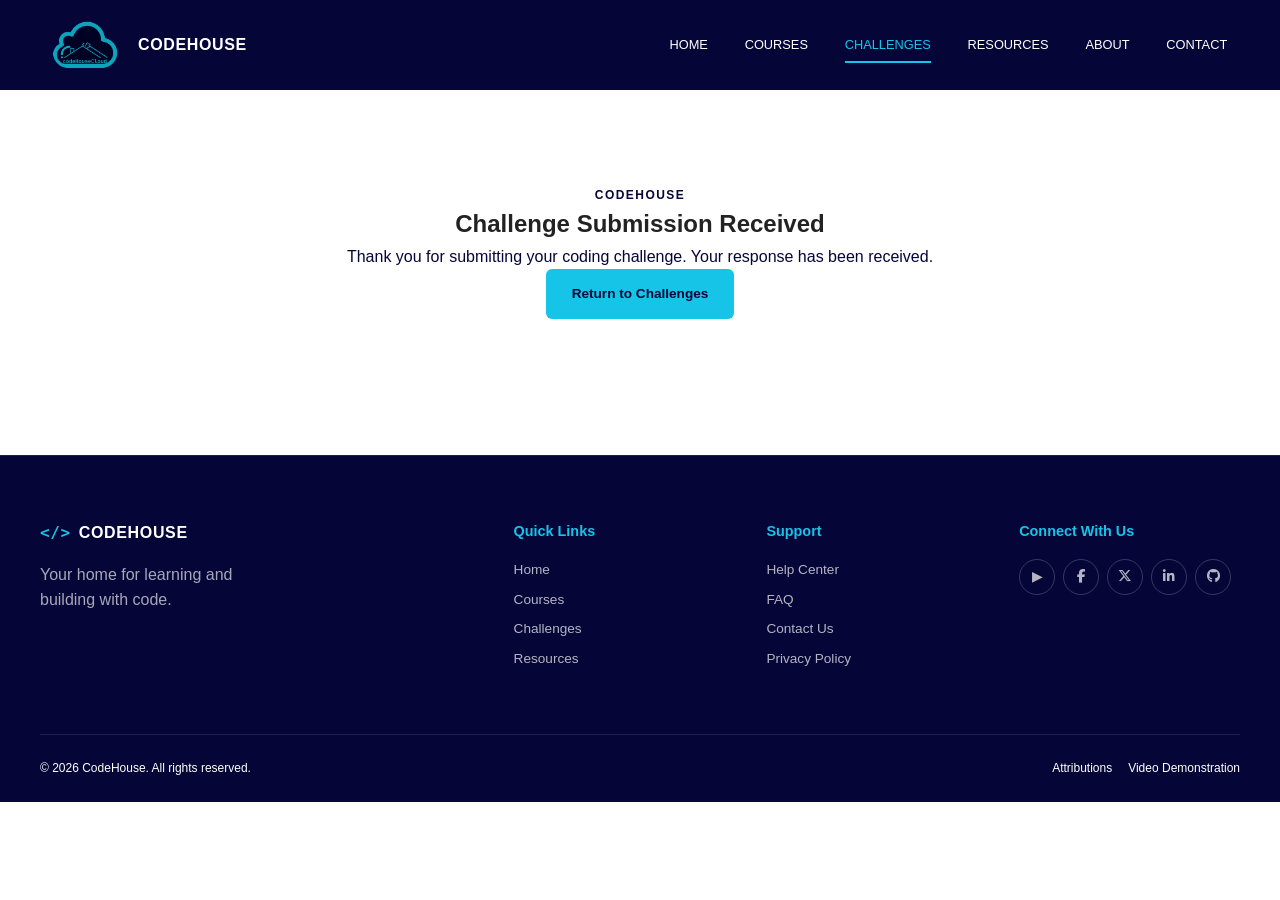
<file: final/form-action.html>
<!DOCTYPE html>
<html lang="en">

<head>

    <meta charset="UTF-8">

    <meta
        name="viewport"
        content="width=device-width, initial-scale=1.0"
    >

    <title>CodeHouse | Challenge Submitted</title>

    <meta
        name="description"
        content="Your CodeHouse coding challenge submission has been received."
    >

    <meta
        name="author"
        content="Godswill Moses Ikpotokin"
    >

    <link
        rel="stylesheet"
        href="https://cdnjs.cloudflare.com/ajax/libs/font-awesome/6.7.2/css/all.min.css"
        integrity="sha512-Evv84Mr4kqVGRNSgIGL/F/aIDqQb7xQ2vcrdIwxfjThSH8CSR7PBEakCr51Ck+w+/U6swU2Im1vVX0SVk9ABhg=="
        crossorigin="anonymous"
        referrerpolicy="no-referrer">
    <link
        rel="icon"
        href="images/favicon.svg"
        type="image/svg+xml"
    >

    <link
        rel="stylesheet"
        href="styles/small.css"
    >

    <link
        rel="stylesheet"
        href="styles/large.css"
    >

</head>


<body>


<header class="site-header">

    <div class="header-container">

        <a
            class="logo"
            href="index.html"
            aria-label="CodeHouse Home"
        >

            <span class="logo-icon">
                <img src="images/codehouselogo.png"
            alt="CodeHouse Logo">

            </span>

            <span>
                CODEHOUSE
            </span>

        </a>


        <button
            class="menu-button"
            id="menu-button"
            type="button"
            aria-label="Open navigation menu"
            aria-expanded="false"
            aria-controls="primary-navigation"
        >

            <span></span>
            <span></span>
            <span></span>

        </button>


        <nav
            class="primary-navigation"
            id="primary-navigation"
            aria-label="Primary navigation"
        >

            <a href="index.html">
                Home
            </a>

            <a href="courses.html">
                Courses
            </a>

            <a
                href="challenges.html"
                class="active"
                aria-current="page"
            >
                Challenges
            </a>

            <a href="resources.html">
                Resources
            </a>

            <a href="about.html">
                About
            </a>

            <a href="contact.html">
                Contact
            </a>

        </nav>

    </div>

</header>




<main>

    <section class="section">

        <div class="section-heading">

            <p class="section-label">
                CODEHOUSE
            </p>

            <h1>
                Challenge Submission Received
            </h1>

            <p class="thank-you">
                Thank you for submitting your coding challenge.
                Your response has been received.
            </p>

            <a
                href="challenges.html"
                class="button button-primary"
            >
                Return to Challenges
            </a>

        </div>

    </section>

</main>

  <!-- ================= FOOTER ================= -->
    <footer class="site-footer">

        <div class="footer-container">

            <div class="footer-brand">

                <a
                    class="logo"
                    href="index.html"
                >
                    <span class="logo-icon">
                        &lt;/&gt;
                    </span>

                    <span>
                        CODEHOUSE
                    </span>
                </a>

                <p>
                    Your home for learning and building with code.
                </p>

            </div>


            <div class="footer-column">

                <h3>
                    Quick Links
                </h3>

                <a href="index.html">
                    Home
                </a>

                <a href="courses.html">
                    Courses
                </a>

                <a href="challenges.html">
                    Challenges
                </a>

                <a href="resources.html">
                    Resources
                </a>

            </div>


            <div class="footer-column">

                <h3>
                    Support
                </h3>

                <a href="contact.html">
                    Help Center
                </a>

                <a href="contact.html">
                    FAQ
                </a>

                <a href="contact.html">
                    Contact Us
                </a>

                <a href="#">
                    Privacy Policy
                </a>

            </div>


            <div class="footer-column">

                <h3>
                    Connect With Us
                </h3>

                <div class="social-links">

                    <a
                        href="https://youtube.com/ikpotokin/"
                        aria-label="YouTube"
                    >
                        ▶
                    </a>

                    

                    <a href="https://facebook.com"
               target="_blank"
               rel="noopener"
               aria-label="Facebook">

                <i class="fab fa-facebook-f"></i>

            </a>

            <a href="https://x.com"
               target="_blank"
               rel="noopener"
               aria-label="Twitter / X">

                <i class="fab fa-x-twitter"></i>

            </a>

            <a href="https://linkedin.com"
               target="_blank"
               rel="noopener"
               aria-label="LinkedIn">

                <i class="fab fa-linkedin-in"></i>

            </a>

            <a href="https://github.com"
               target="_blank"
               rel="noopener"
               aria-label="GitHub">

                <i class="fab fa-github"></i>

            </a>

                </div>

            </div>

        </div>


        <div class="footer-bottom">

            <p>
                © 2026 CodeHouse. All rights reserved.
            </p>

            <div>

                <a href="attributions.html">
                    Attributions
                </a>

                <a
                    href="#"
                    target="_blank"
                    rel="noopener"
                >
                    Video Demonstration
                </a>

            </div>

        </div>

    </footer>


</body>
</html>
</file>
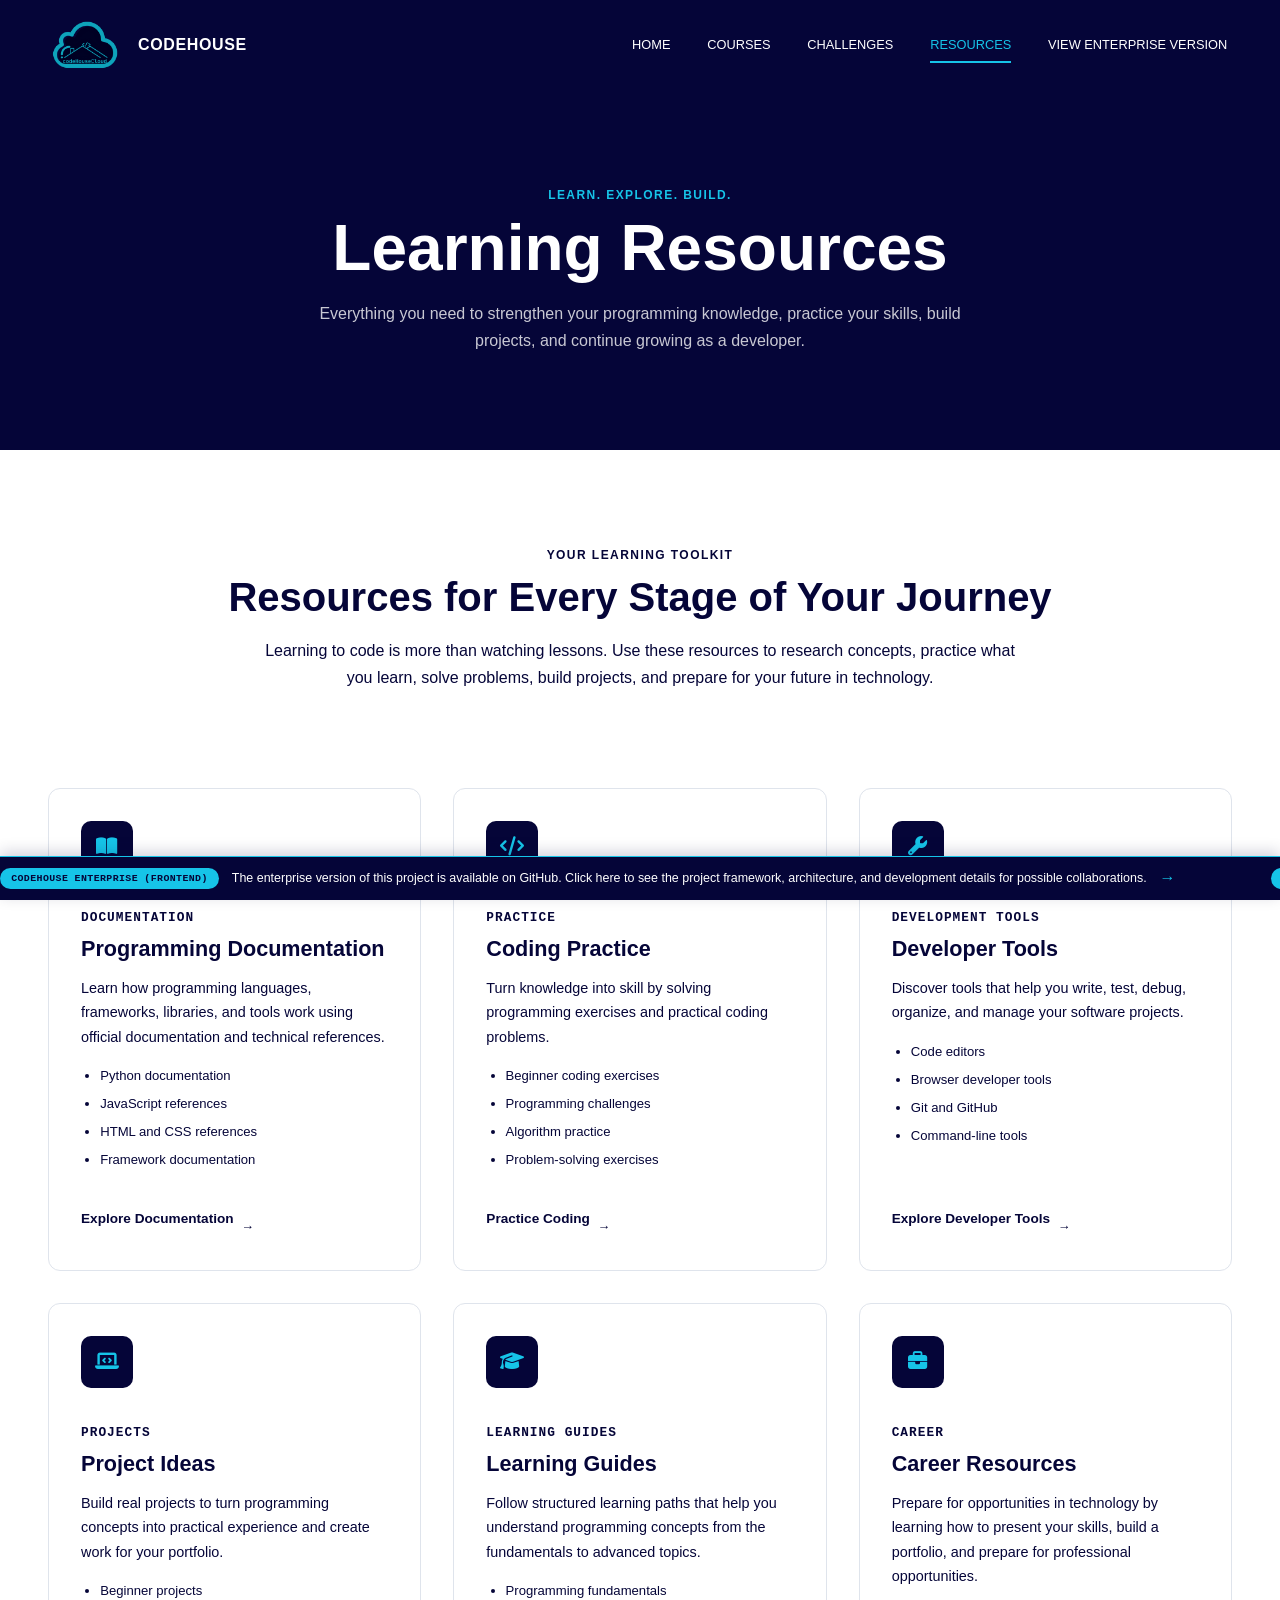
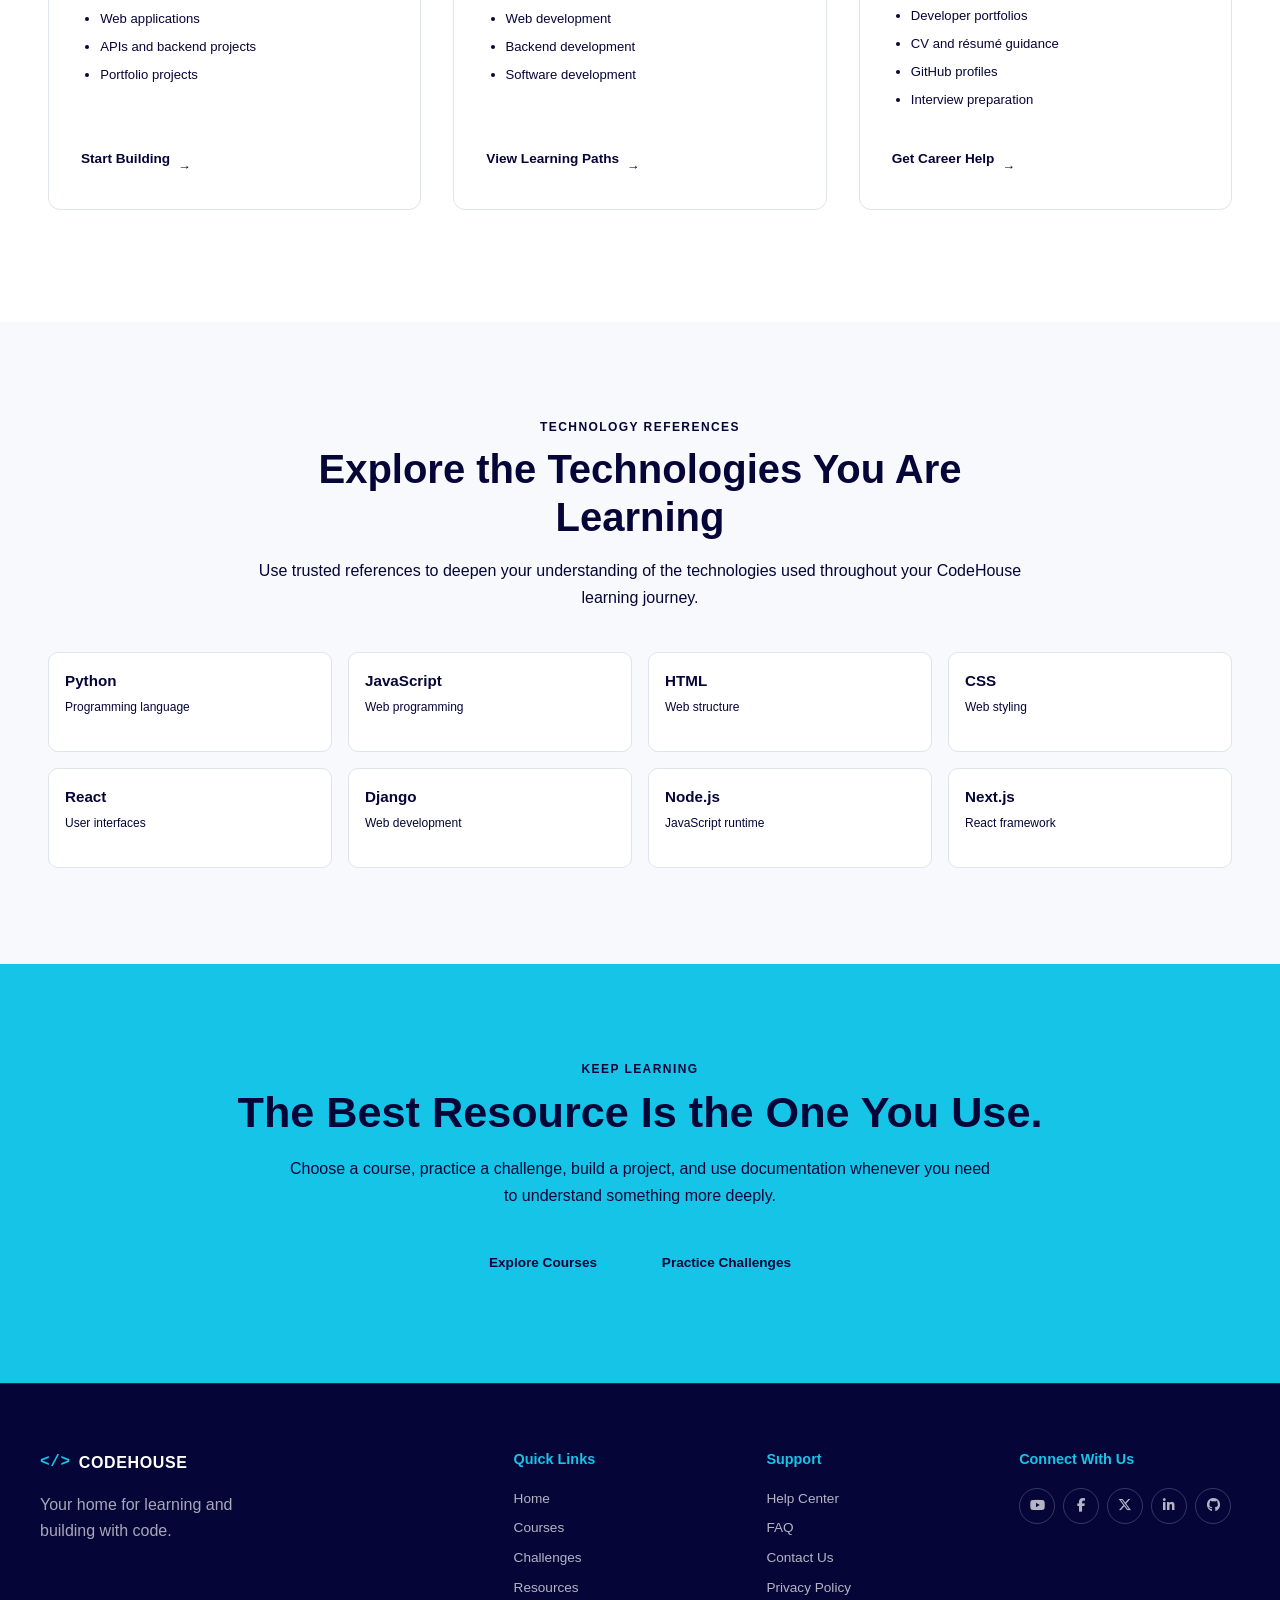
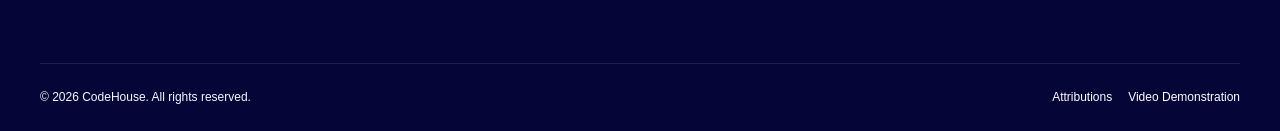
<file: final/resources.html>
<!DOCTYPE html>
<html lang="en">
<head>
    <meta charset="UTF-8">

    
<meta
    name="viewport"
    content="width=device-width, initial-scale=1.0"
>

<title>CodeHouse Resources | Learn, Practice & Build</title>

<meta
    name="description"
    content="Explore CodeHouse learning resources including documentation, coding references, practice materials, development tools, project resources, and career guidance."
>

<meta
    name="author"
    content="Godswill Moses Ikpotokin"
>

<meta
    name="theme-color"
    content="#050538"
>

<meta
    property="og:title"
    content="CodeHouse Resources"
>

<meta
    property="og:description"
    content="Discover useful programming resources, documentation, tools, practice materials, and learning guides for CodeHouse students."
>

<meta
    property="og:type"
    content="website"
>

<link
    rel="icon"
    href="images/favicon.ico"
    type="image/svg+xml"
>
<link
        rel="stylesheet"
        href="https://cdnjs.cloudflare.com/ajax/libs/font-awesome/6.7.2/css/all.min.css"
        integrity="sha512-Evv84Mr4kqVGRNSgIGL/F/aIDqQb7xQ2vcrdIwxfjThSH8CSR7PBEakCr51Ck+w+/U6swU2Im1vVX0SVk9ABhg=="
        crossorigin="anonymous"
        referrerpolicy="no-referrer">


<link
    rel="stylesheet"
    href="styles/small.css"
>

<link
    rel="stylesheet"
    href="styles/large.css"
>

<link
    rel="stylesheet"
    href="styles/resources.css"
>

    <script
        type="module"
        src="scripts/main.js"
    ></script>

</head>
<body>

<header class="site-header">

    <div class="header-container">

        <a
            class="logo"
            href="index.html"
            aria-label="CodeHouse Home"
        >

            <span class="logo-icon">

                <img
                    src="images/codehouselogo.png"
                    alt="CodeHouse Logo"
                >

            </span>

            <span>
                CODEHOUSE
            </span>

        </a>


        <button
            class="menu-button"
            id="menu-button"
            type="button"
            aria-label="Open navigation menu"
            aria-expanded="false"
            aria-controls="primary-navigation"
        >

            <span></span>
            <span></span>
            <span></span>

        </button>


        <nav
            class="primary-navigation"
            id="primary-navigation"
            aria-label="Primary navigation"
        >

            <a href="index.html">
                Home
            </a>

            <a href="courses.html">
                Courses
            </a>

            <a href="challenges.html">
                Challenges
            </a>

            <a
                href="resources.html"
                class="active"
                aria-current="page"
            >
                Resources
            </a>

             <a href="https://github.com/CodeHouse-Cloud/codehouse/tree/main/codehouse-cloud-frontend/src/app" target="_blank" rel="noopener" aria-label="CodeHouse Enterprise Version">
                View Enterprise Version
            </a>

        </nav>

    </div>

</header>

<main>

    <section class="page-hero resources-hero">

        <div>

            <p class="eyebrow">
                LEARN. EXPLORE. BUILD.
            </p>

            <h1>
                Learning Resources
            </h1>

            <p>
                Everything you need to strengthen your programming
                knowledge, practice your skills, build projects,
                and continue growing as a developer.
            </p>

        </div>

    </section>


    <section class="resources-intro">

        <div class="resources-container">

            <div class="section-heading">

                <p class="section-label">
                    YOUR LEARNING TOOLKIT
                </p>

                <h2>
                    Resources for Every Stage of Your Journey
                </h2>

                <p>
                    Learning to code is more than watching lessons.
                    Use these resources to research concepts,
                    practice what you learn, solve problems,
                    build projects, and prepare for your future
                    in technology.
                </p>

            </div>

        </div>

    </section>


    <section class="resources-section">

        <div class="resources-container">

            <div class="resource-grid">


                <article class="resource-card">

                    <div class="resource-icon">
                        <i class="fas fa-book-open"></i>
                    </div>

                    <span class="resource-type">
                        DOCUMENTATION
                    </span>

                    <h2>
                        Programming Documentation
                    </h2>

                    <p>
                        Learn how programming languages,
                        frameworks, libraries, and tools work
                        using official documentation and technical
                        references.
                    </p>

                    <ul>

                        <li>
                            Python documentation
                        </li>

                        <li>
                            JavaScript references
                        </li>

                        <li>
                            HTML and CSS references
                        </li>

                        <li>
                            Framework documentation
                        </li>

                    </ul>

                    <a
                        href="https://developer.mozilla.org/"
                        target="_blank"
                        rel="noopener"
                    >
                        Explore Documentation
                        <span>→</span>
                    </a>

                </article>


                <article class="resource-card">

                    <div class="resource-icon">
                        <i class="fas fa-code"></i>
                    </div>

                    <span class="resource-type">
                        PRACTICE
                    </span>

                    <h2>
                        Coding Practice
                    </h2>

                    <p>
                        Turn knowledge into skill by solving
                        programming exercises and practical
                        coding problems.
                    </p>

                    <ul>

                        <li>
                            Beginner coding exercises
                        </li>

                        <li>
                            Programming challenges
                        </li>

                        <li>
                            Algorithm practice
                        </li>

                        <li>
                            Problem-solving exercises
                        </li>

                    </ul>

                    <a href="challenges.html">
                        Practice Coding
                        <span>→</span>
                    </a>

                </article>


                <article class="resource-card">

                    <div class="resource-icon">
                        <i class="fas fa-wrench"></i>
                    </div>

                    <span class="resource-type">
                        DEVELOPMENT TOOLS
                    </span>

                    <h2>
                        Developer Tools
                    </h2>

                    <p>
                        Discover tools that help you write,
                        test, debug, organize, and manage your
                        software projects.
                    </p>

                    <ul>

                        <li>
                            Code editors
                        </li>

                        <li>
                            Browser developer tools
                        </li>

                        <li>
                            Git and GitHub
                        </li>

                        <li>
                            Command-line tools
                        </li>

                    </ul>

                    <a
                        href="https://github.com/"
                        target="_blank"
                        rel="noopener"
                    >
                        Explore Developer Tools
                        <span>→</span>
                    </a>

                </article>


                <article class="resource-card">

                    <div class="resource-icon">
                        <i class="fas fa-laptop-code"></i>
                    </div>

                    <span class="resource-type">
                        PROJECTS
                    </span>

                    <h2>
                        Project Ideas
                    </h2>

                    <p>
                        Build real projects to turn programming
                        concepts into practical experience and
                        create work for your portfolio.
                    </p>

                    <ul>

                        <li>
                            Beginner projects
                        </li>

                        <li>
                            Web applications
                        </li>

                        <li>
                            APIs and backend projects
                        </li>

                        <li>
                            Portfolio projects
                        </li>

                    </ul>

                    <a href="courses.html">
                        Start Building
                        <span>→</span>
                    </a>

                </article>

                <article class="resource-card">

                    <div class="resource-icon">
                        <i class="fas fa-graduation-cap"></i>
                    </div>

                    <span class="resource-type">
                        LEARNING GUIDES
                    </span>

                    <h2>
                        Learning Guides
                    </h2>

                    <p>
                        Follow structured learning paths that
                        help you understand programming concepts
                        from the fundamentals to advanced topics.
                    </p>

                    <ul>

                        <li>
                            Programming fundamentals
                        </li>

                        <li>
                            Web development
                        </li>

                        <li>
                            Backend development
                        </li>

                        <li>
                            Software development
                        </li>

                    </ul>

                    <a href="courses.html">
                        View Learning Paths
                        <span>→</span>
                    </a>

                </article>


                <article class="resource-card">

                    <div class="resource-icon">
                        <i class="fas fa-briefcase"></i>
                    </div>

                    <span class="resource-type">
                        CAREER
                    </span>

                    <h2>
                        Career Resources
                    </h2>

                    <p>
                        Prepare for opportunities in technology
                        by learning how to present your skills,
                        build a portfolio, and prepare for
                        professional opportunities.
                    </p>

                    <ul>

                        <li>
                            Developer portfolios
                        </li>

                        <li>
                            CV and résumé guidance
                        </li>

                        <li>
                            GitHub profiles
                        </li>

                        <li>
                            Interview preparation
                        </li>

                    </ul>

                    <a href="contact.html">
                        Get Career Help
                        <span>→</span>
                    </a>

                </article>

            </div>

        </div>

    </section>


    <section class="technology-section">

        <div class="resources-container">

            <div class="section-heading">

                <p class="section-label">
                    TECHNOLOGY REFERENCES
                </p>

                <h2>
                    Explore the Technologies You Are Learning
                </h2>

                <p>
                    Use trusted references to deepen your
                    understanding of the technologies used
                    throughout your CodeHouse learning journey.
                </p>

            </div>


            <div class="technology-grid">

                <a
                    class="technology-card"
                    href="https://www.python.org/"
                    target="_blank"
                    rel="noopener"
                >

                    <strong>
                        Python
                    </strong>

                    <span>
                        Programming language
                    </span>

                </a>


                <a
                    class="technology-card"
                    href="https://developer.mozilla.org/en-US/docs/Web/JavaScript"
                    target="_blank"
                    rel="noopener"
                >

                    <strong>
                        JavaScript
                    </strong>

                    <span>
                        Web programming
                    </span>

                </a>


                <a
                    class="technology-card"
                    href="https://developer.mozilla.org/en-US/docs/Web/HTML"
                    target="_blank"
                    rel="noopener"
                >

                    <strong>
                        HTML
                    </strong>

                    <span>
                        Web structure
                    </span>

                </a>


                <a
                    class="technology-card"
                    href="https://developer.mozilla.org/en-US/docs/Web/CSS"
                    target="_blank"
                    rel="noopener"
                >

                    <strong>
                        CSS
                    </strong>

                    <span>
                        Web styling
                    </span>

                </a>


                <a
                    class="technology-card"
                    href="https://react.dev/"
                    target="_blank"
                    rel="noopener"
                >

                    <strong>
                        React
                    </strong>

                    <span>
                        User interfaces
                    </span>

                </a>


                <a
                    class="technology-card"
                    href="https://www.djangoproject.com/"
                    target="_blank"
                    rel="noopener"
                >

                    <strong>
                        Django
                    </strong>

                    <span>
                        Web development
                    </span>

                </a>


                <a
                    class="technology-card"
                    href="https://nodejs.org/"
                    target="_blank"
                    rel="noopener"
                >

                    <strong>
                        Node.js
                    </strong>

                    <span>
                        JavaScript runtime
                    </span>

                </a>


                <a
                    class="technology-card"
                    href="https://nextjs.org/"
                    target="_blank"
                    rel="noopener"
                >

                    <strong>
                        Next.js
                    </strong>

                    <span>
                        React framework
                    </span>

                </a>

            </div>

        </div>

    </section>


    <section class="resources-cta">

        <div class="resources-container">

            <div class="resources-cta-content">

                <p class="section-label">
                    KEEP LEARNING
                </p>

                <h2>
                    The Best Resource Is the One You Use.
                </h2>

                <p>
                    Choose a course, practice a challenge,
                    build a project, and use documentation
                    whenever you need to understand something
                    more deeply.
                </p>

                <div class="resources-cta-actions">

                    <a
                        href="courses.html"
                        class="button button-primary"
                    >
                        Explore Courses
                    </a>

                    <a
                        href="challenges.html"
                        class="button button-primary button-outline"
                    >
                        Practice Challenges
                    </a>

                </div>

            </div>

        </div>

    </section>

</main>
<footer class="site-footer">

    <div class="footer-container">

        <div class="footer-brand">

            <a
                class="logo"
                href="index.html"
            >

                <span class="logo-icon">
                    &lt;/&gt;
                </span>

                <span>
                    CODEHOUSE
                </span>

            </a>

            <p class="footer-bottom-text">
                Your home for learning and building with code.
            </p>

        </div>


        <div class="footer-column">

            <h3>
                Quick Links
            </h3>

            <a href="index.html">
                Home
            </a>

            <a href="courses.html">
                Courses
            </a>

            <a href="challenges.html">
                Challenges
            </a>

            <a href="resources.html">
                Resources
            </a>

        </div>


        <div class="footer-column">

            <h3>
                Support
            </h3>

            <a href="contact.html">
                Help Center
            </a>

            <a href="contact.html">
                FAQ
            </a>

            <a href="contact.html">
                Contact Us
            </a>

            <a href="#">
                Privacy Policy
            </a>

        </div>


        <div class="footer-column">

            <h3>
                Connect With Us
            </h3>

            <div class="social-links">

                <a
                    href="https://youtube.com/ikpotokin/"
                    target="_blank"
                    rel="noopener"
                    aria-label="YouTube"
                >
                    <i class="fab fa-youtube"></i>
                </a>

                <a
                    href="https://facebook.com"
                    target="_blank"
                    rel="noopener"
                    aria-label="Facebook"
                >
                    <i class="fab fa-facebook-f"></i>
                </a>

                <a
                    href="https://x.com"
                    target="_blank"
                    rel="noopener"
                    aria-label="Twitter / X"
                >
                    <i class="fab fa-x-twitter"></i>
                </a>

                <a
                    href="https://linkedin.com"
                    target="_blank"
                    rel="noopener"
                    aria-label="LinkedIn"
                >
                    <i class="fab fa-linkedin-in"></i>
                </a>

                <a
                    href="https://github.com"
                    target="_blank"
                    rel="noopener"
                    aria-label="GitHub"
                >
                    <i class="fab fa-github"></i>
                </a>

            </div>

        </div>

    </div>


    <div class="footer-bottom">

        <p class="footer-bottom-text">
            © 2026 CodeHouse. All rights reserved.
        </p>

        <div>

            <a href="attributions.html">
                Attributions
            </a>

            <a
                href="#"
                target="_blank"
                rel="noopener"
            >
                Video Demonstration
            </a>

        </div>

    </div>

</footer>

<div class="enterprise-announcement" aria-label="CodeHouse Enterprise announcement">

    <div class="announcement-track">

        <a
            href="https://github.com/CodeHouse-Cloud/codehouse"
            target="_blank"
            rel="noopener noreferrer"
            class="announcement-message"
        >
            <span class="announcement-badge">
                CODEHOUSE ENTERPRISE (FRONTEND)
            </span>

            <span>
                The enterprise version of this project is available
                on GitHub. Click here to see the project framework,
                architecture, and development details for possible
                collaborations.
            </span>

            <span class="announcement-arrow">
                →
            </span>
        </a>

        <a
            href="https://github.com/CodeHouse-Cloud/codehouse-backend"
            target="_blank"
            rel="noopener noreferrer"
            class="announcement-message"
            aria-hidden="true"
            tabindex="-1"
        >
            <span class="announcement-badge">
                CODEHOUSE ENTERPRISE (BACKEND)
            </span>

            <span>
                The enterprise version of this project is available
                on GitHub. Click here to see the project framework,
                architecture, and development details for possible
                collaborations.
            </span>

            <span class="announcement-arrow">
                →
            </span>
        </a>

    </div>

</div>
</body>
</html>
</file>
<file: final/styles/small.css>
:root {
    --navy: #050538;
    --cyan: #16C4E8;
    --white: #FFFFFF;
    --text: #222222;
    --muted: #3dd1ef;
    --light-bg: #F7F9FC;
    --border: #E2E6EC;

    --heading-font: "Poppins", sans-serif;
    --body-font: "Roboto", sans-serif;
    --code-font: "Fira Code", monospace;

    --max-width: 1200px;
    --radius: 12px;
    --transition: 0.3s ease;
}



* {
    box-sizing: border-box;
    margin: 0;
    padding: 0;
}

html {
    scroll-behavior: smooth;
}

body {
    background: var(--white);
    color: var(--text);
    font-family: var(--body-font);
    line-height: 1.6;
}

img {
    display: block;
    max-width: 100%;
    height: auto;
}
header img {

    width: 90px;

}

a {
    color: inherit;
    text-decoration: none;
}

button,
input {
    font: inherit;
}



.sr-only {
    position: absolute;
    width: 1px;
    height: 1px;
    padding: 0;
    margin: -1px;
    overflow: hidden;
    clip: rect(0, 0, 0, 0);
    white-space: nowrap;
    border: 0;
}

:focus-visible {
    outline: 3px solid var(--navy);
    outline-offset: 3px;
}



.site-header {
    background: var(--navy);
    color: var(--white);
    position: sticky;
    top: 0;
    z-index: 1000;
}

.header-container {
    width: min(100% - 2rem, var(--max-width));
    margin: 0 auto;
    min-height: 72px;

    display: flex;
    align-items: center;
    justify-content: space-between;
}

.logo {
    display: inline-flex;
    align-items: center;
    gap: 0.5rem;

    font-family: var(--heading-font);
    font-weight: 700;
    letter-spacing: 0.04em;
}

.logo-icon {
    color: var(--cyan);
    font-family: var(--code-font);
    font-weight: 600;
}


.menu-button {
    width: 44px;
    height: 44px;

    border: 1px solid rgba(255, 255, 255, 0.3);
    background: transparent;
    color: var(--white);

    display: flex;
    flex-direction: column;
    justify-content: center;
    align-items: center;
    gap: 5px;

    cursor: pointer;
}

.menu-button span {
    display: block;
    width: 22px;
    height: 2px;
    background: var(--white);
}

.primary-navigation {
    display: none;

    position: absolute;
    top: 72px;
    left: 0;
    right: 0;

    background: var(--navy);
    padding: 1rem;
    border-top: 1px solid rgba(255, 255, 255, 0.1);
}

.primary-navigation.open {
    display: flex;
    flex-direction: column;
}

.primary-navigation a {
    padding: 0.9rem 1rem;

    font-family: var(--heading-font);
    font-size: 0.85rem;
    text-transform: uppercase;

    transition: var(--transition);
}

.primary-navigation a:hover,
.primary-navigation a.active {
    color: var(--cyan);
}



.hero-section {
    background: var(--navy);
    color: var(--white);
    padding: 4rem 1rem 5rem;
}

.hero-container {
    width: min(100%, var(--max-width));
    margin: 0 auto;

    display: grid;
    gap: 3rem;
}

.eyebrow,
.section-label {
    font-family: var(--heading-font);
    font-size: 0.75rem;
    font-weight: 600;
    letter-spacing: 0.12em;
    text-transform: uppercase;
}

.section-label {
    color: var(--navy);
}

.eyebrow {
    color: var(--cyan);
   }

p {
    color: var(--white);
   }


.hero-content h1 {
    margin: 1rem 0;

    font-family: var(--heading-font);
    font-size: clamp(2.5rem, 12vw, 4.5rem);
    line-height: 1.1;
}

.hero-content h1 span {
    display: block;
    color: var(--cyan);
}

.hero-description {
    max-width: 600px;
    color: rgba(255, 255, 255, 0.8);
    font-size: 1.05rem;
}

.hero-actions {
    margin-top: 2rem;

    display: flex;
    flex-direction: column;
    gap: 1rem;
}



.button {
    display: inline-flex;
    align-items: center;
    justify-content: center;

    min-height: 48px;
    padding: 0.75rem 1.5rem;

    border: 2px solid transparent;
    border-radius: 6px;

    font-family: var(--heading-font);
    font-size: 0.85rem;
    font-weight: 600;

    cursor: pointer;
    transition: var(--transition);
}

.button-primary {
    background: var(--cyan);
    color: var(--navy);
}

.button-primary:hover {
    transform: translateY(-2px);
    filter: brightness(0.9);
}

.button-secondary {
    border-color: var(--cyan);
    color: var(--white);
}

.button-secondary:hover {
    background: var(--cyan);
    color: var(--navy);
}



.hero-visual {
    position: relative;
    min-height: 300px;

    display: flex;
    align-items: center;
    justify-content: center;
}

.code-window {
    width: 100%;
    max-width: 500px;

    overflow: hidden;

    background: #0b0b45;
    border: 1px solid rgba(22, 196, 232, 0.35);
    border-radius: var(--radius);

    box-shadow: 0 20px 60px rgba(0, 0, 0, 0.3);
}

.window-header {
    display: flex;
    gap: 6px;

    padding: 0.8rem 1rem;

    border-bottom: 1px solid rgba(255, 255, 255, 0.1);
}

.window-header span {
    width: 9px;
    height: 9px;
    border-radius: 50%;
    background: var(--cyan);
}

.code-content {
    padding: 1.5rem;

    color: #FFFFFF;
    font-family: var(--code-font);
    font-size: 0.75rem;
    line-height: 2;
}

.code-purple {
    color: #C792EA;
}

.code-green {
    color: #C3E88D;
}

.code-blue {
    color: #82AAFF;
}

.code-indent {
    padding-left: 1rem;
}

.ai-floating-card {
    position: absolute;
    bottom: 0;
    right: 0;

    display: flex;
    align-items: center;
    gap: 0.7rem;

    padding: 0.8rem 1rem;

    background: var(--white);
    color: var(--navy);

    border-radius: 8px;

    box-shadow: 0 10px 30px rgba(0, 0, 0, 0.25);
}

.ai-icon {
    color: var(--navy);
    font-size: 1.5rem;
}

.ai-floating-card small {
    display: block;
    color: var(--navy);
}


.section {
    padding: 4rem 1rem;
}

.section-heading {
    max-width: 650px;
    margin: 0 auto 2.5rem;
    text-align: center;
}

.section-heading h2 {
    margin: 0.5rem 0;

    color: var(--navy);
    font-family: var(--heading-font);
    font-size: 2rem;
}

.section-heading p:last-child {
    color: var(--navy);
}

.section-action {
    margin-top: 2rem;
    text-align: center;
}

.text-link {
    color: var(--navy);
    font-family: var(--heading-font);
    font-weight: 600;
}

.text-link:hover {
    color: var(--cyan);
}


.course-grid {
    width: min(100%, var(--max-width));
    margin: 0 auto;

    display: grid;
    grid-template-columns: repeat(2, 1fr);
    gap: 1rem;
}

.course-card {
    padding: 1rem;

    border: 1px solid var(--border);
    border-radius: var(--radius);

    text-align: center;

    transition: var(--transition);
}

.course-card:hover {
    transform: translateY(-5px);
    border-color: var(--navy);
    box-shadow: 0 10px 30px rgba(5, 5, 56, 0.1);
}

.course-icon {
    width: 55px;
    height: 55px;
    margin: 0 auto 1rem;

    display: grid;
    place-items: center;

    background: var(--navy);
    color: var(--cyan);

    border-radius: 8px;

    font-family: var(--code-font);
    font-weight: 600;
}

.course-card h3 {
    color: var(--navy);
    font-family: var(--heading-font);
    font-size: 1rem;
}

.course-card p {
    margin: 0.5rem 0;

    color: var(--navy);
    font-size: 0.8rem;
}

.course-card a {
    color: var(--navy);
    font-size: 0.8rem;
    font-weight: 600;
}




.assistant-section {
    background: var(--cyan);
}

.assistant-grid {
    width: min(100%, var(--max-width));
    margin: 0 auto;

    display: grid;
    gap: 1.5rem;
}

.assistant-card,
.topics-card {
    border: 1px solid var(--navy);
    border-radius: var(--radius);
    padding: 1.5rem;
    background: var(--cyan);
}


.assistant-heading {
    display: flex;
    align-items: center;
    gap: 1rem;
}

.assistant-icon {
    width: 50px;
    height: 50px;

    flex: 0 0 auto;

    display: grid;
    place-items: center;

    background: var(--navy);
    color: var(--cyan);

    border-radius: 50%;

    font-size: 1.25rem;
}

.assistant-heading h2,
.topics-card h2 {
    font-family: var(--heading-font);
    font-size: 1.4rem;
    color: var(--navy);
}

.assistant-heading p {
    margin-top: 0.25rem;

    color: var(--navy);

    font-size: 0.85rem;
}



.chat-window {

   
    

    height: 360px;
    min-height: 360px;
    max-height: 360px;

    margin: 1.5rem 0;

    padding: 1rem;


    border: 1px solid var(--navy);
    color: var(--navy);

    border-radius: 10px;

    overflow-y: auto;
    overflow-x: hidden;

    scroll-behavior: smooth;

    display: flex;
    flex-direction: column;

    gap: 1rem;

    scrollbar-width: thin;
    scrollbar-color: var(--navy) rgba(5, 5, 56, 0.08);
    
    background: var(--cyan);

}


.chat-window::-webkit-scrollbar {
    width: 7px;
}

.chat-window::-webkit-scrollbar-track {
    background: rgba(5, 5, 56, 0.08);
    border-radius: 10px;
}

.chat-window::-webkit-scrollbar-thumb {
    background: var(--navy);
    border-radius: 10px;
}

.chat-window::-webkit-scrollbar-thumb:hover {
    background: #10106b;
}






.chat-message {

    width: 100%;

    display: flex;

    align-items: flex-start;

    gap: 0.7rem;

    animation: messageAppear 0.25s ease;

}




.ai-message {

    justify-content: flex-start;

}

.ai-message .chat-avatar {

    flex: 0 0 auto;

}





.user-message {

    justify-content: flex-end;

}

.user-message .chat-question {

    max-width: 100%;

    background: var(--navy);

    color: var(--cyan);

    border-radius: 16px 16px 4px 16px;

}





.chat-avatar {

    flex: 0 0 auto;

    width: 34px;
    height: 34px;

    display: grid;
    place-items: center;

    background: var(--navy);

    color: var(--cyan);

    border-radius: 50%;

    font-family: var(--heading-font);

    font-size: 0.65rem;

    font-weight: 700;

    border: 2px solid rgba(5, 5, 56, 0.15);

}





.chat-question {

    margin: 0;

    max-width: 78%;

    padding: 0.75rem 1rem;

    border-radius: 16px 16px 16px 4px;

    background: var(--cyan);

    color: var(--navy);

    font-size: 0.88rem;

    line-height: 1.55;

    overflow-wrap: anywhere;

}





.chat-answer {

    width: fit-content;

    max-width: 88%;

    margin: 0;

    padding: 1rem 1.1rem;

    background: var(--cyan);

    color: var(--navy);

    border: 1px solid rgba(5, 5, 56, 0.12);

    border-radius: 4px 16px 16px 16px;

    font-size: 0.88rem;

    line-height: 1.65;

    box-shadow: 0 3px 10px rgba(5, 5, 56, 0.06);

    overflow-wrap: anywhere;

}




.chat-answer .ai-intro {

    margin-bottom: 0.75rem;

    font-size: 0.92rem;

}

.chat-answer h4 {

    margin: 1rem 0 0.45rem;

    font-family: var(--heading-font);

    font-size: 0.95rem;

    color: var(--navy);

}

.chat-answer p {

    margin: 0 0 0.7rem;

}

.chat-answer ul {

    margin: 0.5rem 0 0.8rem;

    padding-left: 1.2rem;

    list-style: disc;

}

.chat-answer li {

    margin-bottom: 0.35rem;

}

.chat-answer strong {

    font-weight: 700;

}

.chat-answer code {

    padding: 0.15rem 0.35rem;

    background: var(--cyan);

    border-radius: 4px;

    font-family: "Fira Code", monospace;

    font-size: 0.8rem;

}

.chat-answer pre {

    margin: 0.8rem 0;

    padding: 0.9rem;

    overflow-x: auto;

    background: var(--cyan);

    color: var(--navy);

    border-radius: 8px;

    font-family: "Fira Code", monospace;

    font-size: 0.75rem;

    line-height: 1.6;

}

.chat-answer .ai-tip {

    margin-top: 0.8rem;

    padding: 0.7rem 0.8rem;

    background: var(--cyan);

    border-left: 3px solid var(--navy);

    border-radius: 4px;

}
.ai-tip p {
    color: var(--navy);
}

.ai-knowledge {
    color: var(--navy);
}




.ai-thinking {

    display: flex;

    align-items: center;

    gap: 0.7rem;

}

.typing-indicator {

    display: flex;

    align-items: center;

    gap: 4px;

    padding: 0.75rem 1rem;

    background: var(--cyan);

    border-radius: 4px 16px 16px 16px;

    border: 1px solid rgba(5, 5, 56, 0.12);

}

.typing-indicator span {

    width: 6px;
    height: 6px;

    background: var(--navy);

    border-radius: 50%;

    animation: typingBounce 1.2s infinite ease-in-out;

}

.typing-indicator span:nth-child(2) {

    animation-delay: 0.15s;

}

.typing-indicator span:nth-child(3) {

    animation-delay: 0.3s;

}





.ai-form {

    display: flex;

    gap: 0.5rem;

}

.ai-form input {

    width: 100%;

    min-width: 0;

    padding: 0.8rem 1rem;

    border: 1px solid var(--navy);

    border-radius: 8px;

    background: var(--cyan);

    color: var(--navy);

    outline: none;

}

.ai-form input::placeholder {

    color: rgba(5, 5, 56, 0.65);

}

.ai-form input:focus {

    border-color: var(--navy);

    box-shadow: 0 0 0 3px rgba(5, 5, 56, 0.1);

}

.ai-form .button {

    flex: 0 0 auto;

    padding: 0.7rem 1rem;

    background-color: var(--navy);

    color: var(--cyan);

    border: 1px solid var(--navy);

    cursor: pointer;

}





.ai-note {

    margin-top: 0.8rem;

    color: var(--navy);

    font-size: 0.75rem;

    text-align: center;

}


.chat-hello {
    color: var(--navy);
}






.topics-card > p:not(.section-label) {

    margin: 0.8rem 0 1.5rem;

    color: var(--navy);

}

.topic-list {

    display: flex;

    flex-wrap: wrap;

    gap: 0.5rem;

}

.topic-list a {

    padding: 0.5rem 0.8rem;

    border: 1px solid var(--navy);

    border-radius: 20px;

    color: var(--navy);

    font-size: 0.8rem;

    transition: 0.2s ease;

}

.topic-list a:hover {

    background: var(--navy);

    color: var(--cyan);

}



@keyframes messageAppear {

    from {

        opacity: 0;

        transform: translateY(8px);

    }

    to {

        opacity: 1;

        transform: translateY(0);

    }

}

@keyframes typingBounce {

    0%,
    60%,
    100% {

        transform: translateY(0);

        opacity: 0.5;

    }

    30% {

        transform: translateY(-4px);

        opacity: 1;

    }

}




@media screen and (max-width: 767px) {

    

    .chat-answer,
    .chat-question {

        max-width: 88%;

    }

    .ai-form {

        align-items: stretch;

    }

    .ai-form .button {

        padding-left: 0.85rem;

        padding-right: 0.85rem;

    }

    .enterprise-announcement {

        height: 40px;

    }


    .announcement-message {

        gap: 0.6rem;

        padding-right: 4rem;

        font-size: 0.68rem;

    }


    .announcement-badge {

        padding: 0.3rem 0.55rem;

        font-size: 0.52rem;

    }


    .announcement-arrow {

        font-size: 0.85rem;

    }

}


.challenges-section {
    background: var(--white);
}

.challenge-grid {
    width: min(100%, var(--max-width));
    margin: 0 auto;

    display: grid;
    gap: 1rem;
}

.challenge-card {
    padding: 1.5rem;

    border: 1px solid var(--border);
    border-radius: var(--radius);

    transition: var(--transition);
}

.challenge-card:hover {
    transform: translateY(-5px);
    border-color: var(--navy);
}

.challenge-icon {
    margin-bottom: 1rem;

    color: var(--navy);
    font-family: var(--code-font);
    font-size: 2rem;
}

.challenge-level {
    display: inline-block;

    margin-bottom: 0.8rem;
    padding: 0.25rem 0.6rem;

    border-radius: 20px;

    font-size: 0.7rem;
    font-weight: 600;
}

.beginner,
.intermediate,
.advanced {
    background: var(--navy);
    color: var(--white);
}

.challenge-card h3 {
    color: var(--navy);
    font-family: var(--heading-font);
}

.challenge-card p {
    margin: 0.7rem 0 1rem;
    color: var(--navy);
}

.challenge-card a {
    color: var(--navy);
    font-weight: 600;
}


.resources-section {
    background: var(--cyan);
}

.resource-grid {
    width: min(100%, var(--max-width));
    margin: 0 auto;

    display: grid;
    grid-template-columns: repeat(2, 1fr);
    gap: 1rem;
}

.resource-card {
    padding: 1.5rem;

    border: 1px solid var(--navy);
    border-radius: var(--radius);

    transition: var(--transition);
}

.resource-card:hover {
    transform: translateY(-5px);
    border-color: var(--navy);
    box-shadow: 0 10px 30px rgba(5, 5, 56, 0.08);
}

.resource-icon {
    color: var(--navy);
    font-size: 1.8rem;
}

.resource-card h3 {
    margin: 0.5rem 0;

    color: var(--navy);
    font-family: var(--heading-font);
    font-size: 1rem;
}

.resource-card p {
    color: var(--navy);
    font-size: 0.85rem;
}

.resource-card span {
    display: inline-block;
    margin-top: 1rem;

    color: var(--navy);
    font-size: 0.8rem;
    font-weight: 600;
}



.testimonials-section {
    text-align: center;
}

.testimonial-card {
    width: min(100%, 700px);
    margin: 0 auto;

    padding: 2rem;

    border: 1px solid var(--border);
    border-radius: var(--radius);

    box-shadow: 0 10px 30px rgba(5, 5, 56, 0.05);
}

.testimonial-avatar {
    width: 60px;
    height: 60px;
    margin: 0 auto 1rem;

    display: grid;
    place-items: center;

    background: var(--navy);
    color: var(--cyan);

    border-radius: 50%;

    font-family: var(--heading-font);
    font-weight: 700;
}

.stars {
    letter-spacing: 0.15rem;
}

.testimonial-card blockquote {
    margin: 1rem 0;

    color: var(--navy);
    font-size: 1rem;
    font-style: italic;
}

.testimonial-name {
    color: var(--navy);
    font-family: var(--heading-font);
    font-weight: 600;
}

.testimonial-role {
    color: var(--navy);
    font-size: 0.8rem;
}

.testimonial-dots {
    margin-top: 1.5rem;

    display: flex;
    justify-content: center;
    gap: 0.5rem;
}

.testimonial-dots span {
    width: 8px;
    height: 8px;

    background: var(--border);
    border-radius: 50%;
}

.testimonial-dots span.active {
    background: var(--navy);
}



.cta-section {
    padding: 4rem 1rem;

    background: var(--navy);
    color: var(--white);

    text-align: center;
}

.cta-content {
    width: min(100%, 700px);
    margin: 0 auto;
}

.cta-content h2 {
    margin: 0.7rem 0;

    font-family: var(--heading-font);
    font-size: 2rem;
}

.cta-content p:not(.section-label) {
    margin-bottom: 1.5rem;

    color: rgba(255, 255, 255, 0.75);
}

.thank-you {
    color: var(--navy);
}




.site-footer {
    background: var(--navy);
    color: var(--white);

    border-top: 1px solid rgba(255, 255, 255, 0.1);
}

.footer-container {
    width: min(100% - 2rem, var(--max-width));
    margin: 0 auto;

    padding: 3rem 0;

    display: grid;
    gap: 2rem;
}

.footer-brand p {
    max-width: 250px;
    margin-top: 1rem;

    color: rgba(255, 255, 255, 0.65);
}

.footer-column {
    display: flex;
    flex-direction: column;
    gap: 0.5rem;
}

.footer-column h3 {
    margin-bottom: 0.5rem;

    color: var(--cyan);
    font-family: var(--heading-font);
    font-size: 0.9rem;
}

.footer-column a {
    color: rgba(255, 255, 255, 0.7);
    font-size: 0.85rem;
}

.footer-column a:hover {
    color: var(--cyan);
}

.social-links {
    display: flex;
    gap: 0.5rem;
}

.social-links a {
    width: 36px;
    height: 36px;

    display: grid;
    place-items: center;

    border: 1px solid rgba(255, 255, 255, 0.2);
    border-radius: 50%;
}

.footer-bottom {
    width: min(100% - 2rem, var(--max-width));
    margin: 0 auto;

    padding: 1.5rem 0;

    display: flex;
    flex-direction: column;
    gap: 0.8rem;

    border-top: 1px solid rgba(255, 255, 255, 0.1);

    color: var(--white);
    font-size: 0.75rem;
}

.footer-bottom div {
    display: flex;
    gap: 1rem;
}

.footer-bottom a:hover {
    color: var(--cyan);
}


.enterprise-announcement {
    position: fixed;

    left: 0;
    bottom: 0;

    width: 100%;
    height: 44px;

    z-index: 9999;

    overflow: hidden;

    display: flex;
    align-items: center;

    background: #050538;
    border-top: 1px solid #16C4E8;

    box-shadow:
        0 -4px 15px rgba(5, 5, 56, 0.18);

    opacity: 1;
    visibility: visible;

    transform: translateY(0);

    transition:
        transform 0.35s ease,
        opacity 0.35s ease,
        visibility 0.35s ease;
}



.enterprise-announcement.announcement-hidden {

    transform: translateY(100%);

    opacity: 0;

    visibility: hidden;

    pointer-events: none;
}




.announcement-track {

    display: flex;
    align-items: center;

    width: max-content;

    flex-shrink: 0;

    animation:
        announcement-scroll 30s linear infinite;
}



.announcement-message {

    display: flex;
    align-items: center;

    gap: 0.8rem;

    flex-shrink: 0;

    padding-right: 6rem;

    color: #ffffff;

    font-family: "Poppins", sans-serif;

    font-size: 0.78rem;
    font-weight: 500;

    line-height: 1;

    text-decoration: none;

    white-space: nowrap;
}


.announcement-badge {

    display: inline-flex;

    align-items: center;
    justify-content: center;

    padding: 0.35rem 0.7rem;

    background: #16C4E8;

    color: #050538;

    border-radius: 20px;

    font-family: "Fira Code", monospace;

    font-size: 0.62rem;

    font-weight: 700;

    letter-spacing: 0.04em;

    flex-shrink: 0;
}



.announcement-arrow {

    color: #16C4E8;

    font-size: 1rem;

    font-weight: 700;

    transition:
        transform 0.2s ease;
}


.announcement-message:hover
.announcement-arrow {

    transform:
        translateX(5px);
}



.announcement-message:hover {

    color: #ffffff;
}



@keyframes announcement-scroll {

    from {

        transform:
            translateX(0);

    }

    to {

        transform:
            translateX(-50%);

    }

}


.enterprise-announcement:hover
.announcement-track {

    animation-play-state: paused;
}



@media (prefers-reduced-motion: reduce) {

    .announcement-track {

        animation: none;

    }

}
</file>
<file: final/styles/large.css>
@media screen and (min-width: 768px) {


    .header-container {
        min-height: 80px;
    }

    .menu-button {
        display: none;
    }

    .primary-navigation {
        position: static;

        display: flex;
        align-items: center;
        gap: 0.3rem;

        padding: 0;
        border: 0;
    }

    .primary-navigation a {
        padding: 0.5rem 0.8rem;

        position: relative;
    }

    .primary-navigation a.active::after {
        content: "";

        position: absolute;
        left: 0.8rem;
        right: 0.8rem;
        bottom: 0;

        height: 2px;

        background: var(--cyan);
    }



    .hero-section {
        padding: 6rem 2rem;
    }

    .hero-container {
        grid-template-columns: 1fr 1fr;
        align-items: center;
        gap: 5rem;
    }

    .hero-actions {
        flex-direction: row;
    }

    .hero-visual {
        min-height: 400px;
    }



    .section {
        padding: 6rem 2rem;
    }

    .section-heading h2 {
        font-size: 2.5rem;
    }



    .course-grid {
        grid-template-columns: repeat(5, 1fr);
    }

    .course-card {
        padding: 1.5rem 1rem;
    }



    .assistant-grid {
        grid-template-columns: 1.5fr 1fr;
        align-items: stretch;
    }

    .assistant-card,
    .topics-card {
        padding: 2rem;
    }



    .challenge-grid {
        grid-template-columns: repeat(3, 1fr);
    }



    .resource-grid {
        grid-template-columns: repeat(4, 1fr);
    }



    .cta-section {
        padding: 6rem 2rem;
    }



    .footer-container {
        grid-template-columns: 2fr 1fr 1fr 1fr;
        padding: 4rem 0;
    }

    .footer-bottom {
        flex-direction: row;
        align-items: center;
        justify-content: space-between;
    }
     .chat-window {
        height: 420px;
        min-height: 420px;
        max-height: 420px;
    }

}


@media screen and (min-width: 1100px) {

    .primary-navigation {
        gap: 0.7rem;
    }

    .primary-navigation a {
        font-size: 0.8rem;
    }

    .hero-content h1 {
        font-size: 4.5rem;
    }

}
</file>
<file: styles/prophets.css>
* {
    margin: 0;
    padding: 0;
    box-sizing: border-box;
}

body {
    font-family: Arial, Helvetica, sans-serif;
    background: #f4f4f4;
    color: #222;
}

header,
footer {
    background: #003366;
    color: white;
    text-align: center;
    padding: 1.5rem;
}

header h1 {
    font-size: 2rem;
}

main {
    max-width: 1400px;
    margin: auto;
    padding: 2rem;
}

#cards {
    display: grid;
    grid-template-columns: repeat(auto-fit, minmax(320px, 1fr));
    gap: 1.5rem;
}

#cards section {
    background: white;
    border-radius: 10px;
    padding: 1.5rem;
    text-align: center;
    box-shadow: 0 2px 8px rgba(0,0,0,.2);
}

#cards h2 {
    color: #003366;
    margin-bottom: 1rem;
}

#cards p {
    margin: .4rem 0;
}

#cards img {
    margin-top: 1rem;
    width: 100%;
    height: auto;
    border-radius: 8px;
}
</file>
<file: chamber/styles/small.css>
/* 
   small.css
   Lagos Chamber of Commerce
   Mobile-First Styles

   Author: Godswill Moses Ikpotokin
 */

:root {

    /* Primary Brand Colors */
    --primary-color: #0B234F;      
    --primary-dark: #081A3A;       /* Darker navy */
    --secondary-color: #D4AF37;    /* Gold accent */
    --accent-color: #355D9A;       /* Muted royal blue */

    /* Backgrounds */
    --background-color: #F5F7FA;
    --surface-color: #FFFFFF;
    --surface-alt: #EEF2F7;

    /* Typography */
    --text-color: #06060a;
    --text-light: #000000;
    --text-white: #FFFFFF;

    /* Borders */
    --border-color: #D9E0E8;
    --border-dark: #B7C3D0;

    /* Status Colors */
    --success-color: #2E7D32;
    --warning-color: #D4AF37;
    --danger-color: #B3261E;

    /* Effects */
    --shadow-sm: 0 2px 8px rgba(11, 35, 79, 0.08);
    --shadow-md: 0 8px 24px rgba(11, 35, 79, 0.15);

    /* Radius */
    --radius: 10px;

    /* Layout */
    --max-width: 1200px;

}

body {

    font-family: "Poppins", sans-serif;

    background: var(--background-color);

    color: var(--text-color);

    line-height: 1.6;

    min-height: 100vh;

}



h1,
h2,
h3,
h4 {

    font-weight: 600;

    color: var(--primary-color);

}

h1 {

    font-size: 1.4rem;

}

h2 {

    font-size: 1.8rem;

    margin-bottom: .6rem;

}

h3 {

    font-size: 1.2rem;

}

p {

    margin-bottom: .8rem;

    color: var(--text-light);

}



small {

    color: var(--text-light);

}


a {

    color: inherit;

}

a:hover {

    color: var(--primary-color);

}



img {

    width: 100%;

    height: auto;

}



.header-container,
.footer-container,
.page-title,
.view-buttons,
#directory {

    width: min(95%, var(--max-width));

    margin-inline: auto;

}



header {

    background: var(--primary-dark);

    box-shadow: var(--shadow-sm);
    color: var(--surface-alt);

    position: sticky;

    top: 0;

    z-index: 999;

}



.header-container {

    display: flex;

    justify-content: space-between;

    align-items: center;

    min-height: 80px;

}



.logo-area {

    display: flex;

    align-items: center;

    gap: .8rem;

}


.logo-area img {

    width: 55px;

    height: 55px;

    object-fit: contain;

}


.logo-area h1 {

    margin: 0;

    line-height: 1.2;

}


.logo-area span {

    display: block;

    font-size: .78rem;

    color: var(--border-color);

}



#menuButton {

    font-size: 2rem;

    color: white;

    background: transparent;

    border: none;

    cursor: pointer;

}





main {

    padding: 2rem 0;
    animation: fadeIn .5s ease;


}







.site-title {
    margin: 0;
    font-size: 1.5rem;
    font-weight: 700;
    line-height: 1.2;
    color: #ffffff;
}





.page-title {

    text-align: center;

    margin-bottom: 2rem;

}



main h1 {
    text-align: center;
    margin: 2rem auto 1.5rem;
    font-size: clamp(2rem, 4vw, 3rem);
    color: var(--primary-color);
    font-weight: 700;
}

/* 
   HOME PAGE
 */



.hero picture,
.hero img {
    display: block;
    width: 100%;
    height:70vh;
    min-height:420px;
    object-fit:cover;
}

.hero-content p {
    margin-bottom: 1.25rem;
    max-width:700px;
    font-size:1.15rem;    color: antiquewhite;
}





.view-buttons button {

    padding: .8rem 1.4rem;

    border-radius: 6px;

    border: 2px solid var(--primary-color);

    background: white;

    color: var(--primary-color);

    font-weight: 600;

    transition: .3s;

}


.view-buttons button:hover {

    background: var(--primary-color);

    color: white;

}


.view-buttons button.active {

    background: var(--primary-color);

    color: white;

}


section div {

    margin-bottom: 2rem;

}



hr {

    margin: 2rem 0;

}



button {

    transition: .3s ease;

}



::selection {

    background: var(--secondary-color);

    color: black;

}



::-webkit-scrollbar {

    width: 8px;

}

::-webkit-scrollbar-thumb {

    background: var(--primary-color);

    border-radius: 50px;

}

::-webkit-scrollbar-track {

    background: #efefef;

}


#navigation {

    width: 100%;

    position: absolute;

    

    background: var(--surface-color);

    border-top: 1px solid var(--border-color);

    box-shadow: var(--shadow-md);

    display: none;

}


#navigation.open {

    display: block;

}


#navigation ul {

    display: flex;

    flex-direction: column;
    background-color: var(--primary-color);


}


#navigation li {

    background-color: var(--primary-color-dark);
    border-bottom: 1px solid #f8c15a;
    

}


#navigation a {

    display: block;

    padding: 1rem 1.5rem;

    color: white;

    font-weight: 500;

    transition: all .3s ease;

}


#navigation a:hover {

    background: var(--primary-color);

    color: white;

}


#navigation a.active {

    background: var(--secondary-color);

    color: #222;

    font-weight: 700;

}



#menuButton:hover {

    background: rgba(0,107,60,.08);

}

/* Change icon when opened */

#menuButton.open {

    color: #fffeff;

}


.page-title h2 {

    margin-bottom: .5rem;
        color: var(--primary-color);


}

.page-title p {

    max-width: 700px;

    margin: auto;

    color: var(--primary-color);

}




#directory.grid-view{

    display:grid;

    grid-template-columns:repeat(auto-fit,minmax(320px,1fr));

    gap:2rem;

}


.member-card{

    background:#efefef;

    border-radius:8px;

    overflow:hidden;
        animation: cardFade .45s ease;


}




.card-header h3{

    margin:0;

    font-size:1.8rem;

}


.card-header small{

    font-size:.9rem;

}



.card-image img{

    width:100px;

    height:100px;

    object-fit:contain;

}



#directory.list-view .card-header {
    border-bottom: none;
    border-right: 1px solid #aaa;
    display: flex;
    flex-direction: column;
    justify-content: center;
    padding-right: 1rem;
}

#directory.list-view .card-content {
    display: block;
    padding-left: 1rem;
}

#directory.list-view .card-image {
    display: none;
}

#directory.list-view .card-details {
    width: 100%;
}



.view-buttons {

    display: flex;

    justify-content: center;

    align-items: center;

    gap: 1rem;

    margin-bottom: 15px;

}


.view-buttons button:active {

    transform: scale(.97);

}


@keyframes fadeIn {

    from {

        opacity: 0;

        transform: translateY(20px);

    }

    to {

        opacity: 1;

        transform: translateY(0);

    }

}


a:focus,
button:focus {

    outline: 3px solid var(--secondary-color);

    outline-offset: 3px;

}


.text-center {

    text-align: center;

}

.text-right {

    text-align: right;

}

.text-left {

    text-align: left;

}

.hidden {

    display: none !important;

}

.show {

    display: block !important;

}


.mt-1 { margin-top: .5rem; }

.mt-2 { margin-top: 1rem; }

.mt-3 { margin-top: 2rem; }

.mb-1 { margin-bottom: .5rem; }

.mb-2 { margin-bottom: 1rem; }

.mb-3 { margin-bottom: 2rem; }

.py-1 {

    padding-top: .5rem;

    padding-bottom: .5rem;

}

.py-2 {

    padding-top: 1rem;

    padding-bottom: 1rem;

}

.py-3 {

    padding-top: 2rem;

    padding-bottom: 2rem;

}





.badge {

    display: inline-block;

    padding: .35rem .8rem;

    border-radius: 30px;

    font-size: .8rem;

    font-weight: 600;

    margin-top: .75rem;

}


.badge.member {

    background: #e9ecef;

    color: #333;

}


.badge.silver {

    background: #cfd4d8;

    color: #222;

}


.badge.gold {

    background: var(--secondary-color);

    color: #222;

}



.list-view {

    display: flex;

    flex-direction: column;

    gap: 1rem;

}

/* 
.list-view .member-card {

    display: flex;

    flex-direction: column;

} */


.list-view .member-logo {

    display: none;

}


.list-view .member-header {

    text-align: left;

    padding: 1rem 1.25rem;

}


.list-view .member-details {

    display: grid;

    gap: .5rem;

}


.company-address::before {

    content: "📍 ";

}


.company-phone::before {

    content: "☎ ";

}


.company-email::before {

    content: "✉ ";

}


.company-website::before {

    content: "🌐 ";

}


.member-details hr {

    margin: 1rem 0;

    border: none;

    border-top: 1px solid #dfe2f0;

}




@keyframes cardFade {

    from {

        opacity: 0;

        transform: translateY(20px);

    }

    to {

        opacity: 1;

        transform: translateY(0);

    }

}



.list-view .member-card:nth-child(even) {

    background: #fafafa;

}


.member-logo img:not([src]),

.member-logo img[src=""] {

    display: none;

}


.member-details a {

    color: var(--primary-dark);

    font-weight: 500;


}


.member-details a:hover {

    color: var(--secondary-color);

}



.member-logo picture,

.member-logo source {

    display: block;

}



.member-category {

    color: var(--accent-color);

    font-weight: 600;

    margin-bottom: .75rem;

}


.member-description {

    margin-top: .75rem;

    color: var(--primary-dark);
    font-size: .92rem;

    line-height: 1.7;

}


.member-details i {

    margin-right: .4rem;

    color: black;

}


footer {

    background: var(--primary-color);

    color: var(--primary-dark);

    margin-top: 4rem;

    padding: 3rem 1rem;

}

.footer-container {

    display: grid;

    grid-template-columns: 1fr;

    gap: 2rem;

    width: min(95%, var(--max-width));

    margin: auto;

}

.footer-container section {

    margin: 0;

}

.footer-container h2 {

    color: #ffffff;

    margin-bottom: 1rem;

    font-size: 1.15rem;

}

.footer-container p {

    color: rgba(255,255,255,.9);

    margin-bottom: .5rem;

    font-size: .95rem;

}

.footer-container a {

    color: #ffffff;

}

.footer-container a:hover {

    color: var(--secondary-color);

}



.social-links{

    display:flex;

    justify-content:center;

    align-items:center;

    gap:1rem;

}

.social-links a{

    width:50px;

    height:50px;

    border-radius:50%;

    background:#ffffff;

    color: var(--primary-color);

    display:flex;

    justify-content:center;

    align-items:center;

    text-decoration:none;

    font-size:1.4rem;

    transition:all .3s ease;

}

.social-links a:hover{

    background:#d4af37;

    color:#0b5e55;

    transform:translateY(-3px);

}


footer #year,
footer #lastModified {

    font-weight: 600;

    color: var(--secondary-color);

}



.divider {

    width: 100%;

    height: 1px;

    background: rgba(255,255,255,.25);

    margin: 1rem 0;

}



.text-primary {

    color: var(--primary-color);

}

.text-secondary {

    color: var(--secondary-color);

}

.text-light {

    color: var(--text-light);

}

.text-white {

    color: #ffffff;

}

.fw-bold {

    font-weight: 700;

}

.fw-semibold {

    font-weight: 600;

}

.fw-normal {

    font-weight: 400;

}


.d-flex {

    display: flex;

}

.d-grid {

    display: grid;

}

.d-block {

    display: block;

}

.d-none {

    display: none;

}



.justify-center {

    justify-content: center;

}

.justify-between {

    justify-content: space-between;

}

.align-center {

    align-items: center;

}

.flex-column {

    flex-direction: column;

}

.flex-wrap {

    flex-wrap: wrap;

}



.rounded {

    border-radius: var(--radius);

}

.rounded-circle {

    border-radius: 50%;

}



.shadow-sm {

    box-shadow: var(--shadow-sm);

}

.shadow-md {

    box-shadow: var(--shadow-md);

}


.bg-primary {

    background: var(--primary-color);

    color: #ffffff;

}

.bg-secondary {

    background: var(--secondary-color);

}

.bg-white {

    background: #ffffff;

}

.bg-light {

    background: var(--background-color);

}



.btn {

    display: inline-block;

    padding: .75rem 1.5rem;

    border-radius: 6px;

    font-weight: 600;

    transition: .3s;

    cursor: pointer;

}


.btn-secondary {

    background: var(--secondary-color);

    color: #222;

}

.btn-secondary:hover {

    opacity: .9;

}


.loading {

    text-align: center;

    padding: 3rem;

    color: var(--primary-color);

    font-weight: 600;

}



.empty-directory {

    text-align: center;

    padding: 4rem 1rem;

    background: #ffffff;

    border-radius: var(--radius);

    box-shadow: var(--shadow-sm);

}

.empty-directory h3 {

    margin-bottom: 1rem;

}

.empty-directory p {

    color: var(--primary-color-dark);

}



a,
button,
.member-card,
.social-links a {

    transition: all .3s ease;

}



@media print {

    header,
    footer,
    #menuButton,
    .view-buttons {

        display: none;

    }

    body {

        background: #ffffff;

        color: #000000;

    }

    

}


@media (max-width: 420px) {


    .header-container{
        min-height:70px;
        padding:.5rem .8rem;
    }

    .logo-area{
        gap:.6rem;
    }

    .logo-area img{
        width:42px;
        height:42px;
    }

    .site-title,
    .logo-area h1{
        font-size:1rem;
        line-height:1.2;
    }

    .logo-area span{
        display:none;
    }

    #menuButton{
        font-size:2rem;
    }


    main{
        padding:1rem 0;
    }

    main h1{
        font-size:1.8rem;
        text-align:center;
        margin-bottom:1rem;
    }


    .view-buttons{
        display:flex;
        justify-content:center;
        gap:.75rem;
        margin-bottom:1rem;
    }

    .view-buttons button{
        flex:1;
        max-width:120px;
        padding:.75rem;
        font-size:.95rem;
    }


    #directory.grid-view{
        grid-template-columns:1fr;
        gap:1rem;
    }

    .member-card{
        border-radius:10px;
    }

    .card-header{
        text-align:center;
        padding:.75rem;
    }

    .card-header h3{
        font-size:1.25rem;
    }

    .card-header small{
        font-size:.8rem;
    }


    .card-body{
        grid-template-columns:90px 1fr;
        gap:.75rem;
        padding:.75rem;
        align-items:start;
    }

    .card-image{
        display:flex;
        justify-content:center;
        align-items:flex-start;
    }

    .card-image img,
    .member-logo img{
        width:90px;
        height:90px;
        object-fit:contain;
    }

    .card-info{
        gap:.35rem;
    }

    .card-info p{
        font-size:.9rem;
        word-break:break-all;
    }

    .badge{
        font-size:.75rem;
        padding:.3rem .65rem;
    }

/* 
    #directory.list-view .member-card{
        display:block;
        padding:.75rem;
    } */

    #directory.list-view .card-header{
        border:none;
        padding:0 0 .5rem;
        text-align:left;
    }

    #directory.list-view .card-image{
        display:none;
    }

    #directory.list-view .card-content{
        padding:0;
    }


    .footer-container{
        text-align:center;
        gap:1.5rem;
    }

    .social-links{
        justify-content:center;
        gap:.75rem;
    }

    .social-links a{
        width:42px;
        height:42px;
        font-size:1.15rem;
    }

}



.hero{
    position:relative;
    width:100%;
    margin:0;
    overflow:hidden;
}


.hero::before{
    content:"";
    position:absolute;
    inset:0;
    background:rgba(0,0,0,.45);
    z-index:1;
}
.hero-content{
    position:absolute;
    inset:0;
    z-index:2;

    display:flex;
    flex-direction:column;
    justify-content:center;
    align-items:center;

    text-align:center;
    color:white;

    padding:2rem;
}

.hero-content h1{
    font-size:3rem;
    color:white;
    margin-bottom:.75rem;
}


.btn-content{

    display:inline-block;

    padding:1rem 2rem;

    background:var(--secondary-color);

    color:#222;

    border-radius:50px;

    font-weight:bold;

    text-decoration:none;

    transition:.35s;

}

.btn-content:hover{

    background:white;

    color:var(--primary-color);

    transform:translateY(-3px);

}

/* ---------- Home Grid ---------- */

.home-grid {
    display: grid;
    gap: 1rem;
    padding: 1rem;
}

.card {
    background: #f3f3f3;
    border-radius: 8px;
    padding: 1rem;
    box-shadow: 0 2px 8px rgba(0,0,0,.08);
}

.card h2 {
    margin-bottom: 1rem;
    color: var(--primary-color);
}

.card article {
    margin-bottom: 1rem;
}

.card hr {
    margin: 1rem 0;
}


/* ---------- Weather ---------- */

.current-weather {
    text-align: center;
}

.current-weather img {
    width: 80px;
}

#current-temp {
    font-size: 2rem;
    margin: .5rem 0;
}

.forecast {
    margin-top: 1rem;
}

#forecast-container {
    display: grid;
    gap: .75rem;
}

.forecast-day {
    background: white;
    border-radius: 6px;
    padding: .75rem;
    text-align: center;
}


/* ---------- Spotlights ---------- */

.spotlights {
    padding: 1rem;
}

.spotlights h2 {
    text-align: center;
    margin-bottom: .5rem;
}

.spotlights > p {
    text-align: center;
    margin-bottom: 1.5rem;
}

#spotlight-container {
    display: grid;
    gap: 1.25rem;
}

.spotlight-card {
    background: #f3f3f3;
    border-radius: 8px;
    padding: 1.25rem;
    text-align: center;
    box-shadow: 0 2px 8px rgba(0,0,0,.08);
}

.spotlight-card img {
    width: 120px;
    height: 120px;
    object-fit: contain;
    margin-bottom: 1rem;
}

.spotlight-card h3 {
    margin-bottom: .5rem;
}

.spotlight-card p {
    margin: .35rem 0;
}

.spotlight-card a {
    color: var(--primary-color);
    text-decoration: none;
    font-weight: 600;
}

.spotlight-card a:hover {
    text-decoration: underline;
}
</file>
<file: chamber/styles/larger.css>
/*
   larger.css
   Lagos Chamber of Commerce
   WDD231 Chamber Project

   Desktop & Tablet Styles

   Author: Godswill Moses Ikpotokin
 */



@media only screen and (min-width:768px) {


.header-container{

    display:flex;

    justify-content:space-between;

    align-items:center;

    padding:1rem 0;

}



#menuButton{

    display:none;

}



#navigation{

    display:block !important;

    position:static;

    width:auto;

    background:transparent;

    border:none;

    box-shadow:none;

}


#navigation ul{

    display:flex;

    flex-direction:row;

    align-items:center;

    gap:.5rem;

}


#navigation li{

    border:none;

}


#navigation a{

    padding:.8rem 1.2rem;

    border-radius:6px;

    font-weight:500;

}


#navigation a:hover{

    background:var(--primary-color);

    color:white;

}


#navigation a.active{

    background:var(--secondary-color);

    color:#222;

}


.page-title{

    padding:2rem 0;

}


.page-title h2{

    font-size:2.2rem;

}



#directory.grid-view{

    display:grid;

    grid-template-columns:repeat(2,1fr);

    gap:2rem;

    align-items:start;

}


.member-card{

    background:#ececec;

    border-radius:8px;

    overflow:hidden;

    height:100%;

}

.card-header{

    text-align:center;

    padding:15px;

    border-bottom:1px solid #b8b8b8;

}

.card-header h3{

    margin:0;

    font-size:1.8rem;

    font-weight:500;

}

.card-header p{

    margin-top:3px;

    font-size:.9rem;

    color:#666;

}


.card-image{

    display:flex;

    justify-content:center;

    align-items:flex-start;

}

.card-image img{

    width:90px;

    height:90px;

    object-fit:contain;

}

.card-details{

    display:flex;

    flex-direction:column;

    justify-content:center;

    gap:8px;

}

.card-details p{

    margin:0;

    font-size:.92rem;

}

.card-details strong{

    font-weight:700;

}
#directory.list-view {
    display: block;
    padding: 0 250px;
}
#directory.list-view .member-card{
    display:grid;
    grid-template-columns:400px 1fr;
    margin-bottom:1rem;
    background:#efefef;
}

#directory.list-view .card-header{
    display:flex;
    flex-direction:column;
    justify-content:center;
    text-align:left;

    border-right:1px solid #ccc;
    border-bottom:none;
    padding:2rem;
}
#directory.list-view .card-content{
    display:flex;
    align-items:center;
    padding-top: 1rem;
}

#directory.list-view .card-image{
    display:none;
}

.footer-container{

    display:grid;

    grid-template-columns:repeat(3,1fr);

    gap:2rem;

    align-items:start;

}


.footer-container section:nth-child(2){

    justify-self:center;
    

}


.footer-container section:last-child{

    text-align:right;

}

}




@media only screen and (min-width:1024px){



.header-container{

    width:min(95%,1200px);

}


#directory.grid-view{

    grid-template-columns:repeat(3,1fr);

}



.member-card{

    transition:.35s;

}


.member-card:hover{

    transform:translateY(-8px);

}



.member-logo img{

    width:160px;

    height:160px;

}



h1{

    font-size:1.8rem;

}


.page-title h2{

    font-size:2.6rem;
    color: var(--primary-color);


}


.page-title p{

    font-size:1.1rem;
    color: var(--primary-color);

}







footer{

    padding:4rem 2rem;

}



.social-links{

    gap:1.25rem;

}


.social-links a{

    width:55px;

    height:55px;

}


.social-links img{

    width:26px;

    height:26px;

}

}


@media only screen and (min-width:1400px){


.header-container,
.page-title,
.view-buttons,
#directory,
.footer-container{

    max-width:1400px;

}




.page-title{

    padding:3rem 0;

}


.page-title h2{

    font-size:3rem;

}


}


@media only screen and (min-width:768px){

.hero{
    margin:2rem auto;
    max-width:1200px;
}


.hero-content{
    align-items:flex-start;
    text-align:left;
    padding:3rem;
}

.hero-content h1{
    font-size:3rem;
    max-width:600px;
}

.hero-content p{
    font-size:1.2rem;
    max-width:550px;
}

.home-grid{
    max-width:1200px;
    margin:0 auto 2rem;
    grid-template-columns:2fr 1fr;
    gap:2rem;
}

#forecast-container{
    grid-template-columns:repeat(3,1fr);
}

#spotlight-container{
    max-width:1200px;
    margin:auto;
    display:grid;
    grid-template-columns:repeat(3,1fr);
    gap:2rem;
}

.spotlight-card{
    transition:.35s;
}

.spotlight-card:hover{
    transform:translateY(-6px);
}

}

@media only screen and (min-width:1024px){

.hero img{
    height:520px;
}



.card{
    padding:1.5rem;
}

.spotlight-card img{
    width:140px;
    height:140px;
}

}



@media only screen and (min-width:1400px){

.hero,
.home-grid,
.spotlights{
    max-width:1400px;
}

}
</file>
<file: chamber/styles/discover.css>
.discover-hero{

text-align:center;

padding:3rem 1rem;

background:#eef3fa;

margin-bottom:2rem;

}

.visit-message{

background:#d4af37;

padding:1rem;

text-align:center;

font-weight:bold;

margin:1rem auto 2rem;

width:min(95%,1200px);

border-radius:8px;

}

.discover-grid{

display:grid;

gap:1.5rem;

grid-template-areas:

"a1"

"a2"

"a3"

"a4"

"a5"

"a6"

"a7"

"a8";

}

.area1{grid-area:a1;}
.area2{grid-area:a2;}
.area3{grid-area:a3;}
.area4{grid-area:a4;}
.area5{grid-area:a5;}
.area6{grid-area:a6;}
.area7{grid-area:a7;}
.area8{grid-area:a8;}

.discover-card{

background:white;

padding:1rem;

border-radius:10px;

box-shadow:0 2px 10px rgba(0,0,0,.1);

display:grid;

gap:.8rem;

}

.discover-card img{

width:100%;

border-radius:8px;

transition:.35s;

}

.discover-card address{

font-style:normal;

font-weight:600;

color:var(--primary-color);

}

.discover-card button{

background:var(--primary-color);

color:white;

border:none;

padding:.8rem;

cursor:pointer;

border-radius:6px;

}

.discover-card button:hover{

background:var(--secondary-color);

color:black;

}

/* Hover effect only for medium and large */

@media (min-width:641px){

.discover-card img:hover{

transform:scale(1.05);

filter:brightness(1.1);

box-shadow:0 12px 25px rgba(0,0,0,.3);

}

}

/* Medium */

@media (min-width:641px){

.discover-grid{

grid-template-columns:1fr 1fr;

grid-template-areas:

"a1 a2"

"a3 a3"

"a4 a5"

"a6 a7"

"a8 a8";

}

}

/* Large */

@media (min-width:1025px){

.discover-grid{

grid-template-columns:repeat(4,1fr);

grid-template-areas:

"a1 a1 a2 a3"

"a4 a5 a5 a6"

"a7 a8 a8 a6";

}

}
</file>
<file: chamber/styles/join.css>
/*
    join.css
    Lagos Chamber of Commerce
    WDD231 Chamber Project

    Membership Join Page Styles
*/



.join-layout {

    width: min(95%, var(--max-width));

    margin: 0 auto;

    display: grid;

    grid-template-columns: 1fr;

    gap: 2rem;

}



.form-section {

    background: var(--surface-color);

    padding: 1.5rem;

    border-radius: var(--radius);

    box-shadow: var(--shadow-md);

}


.form-section h2 {

    margin-top: 0;

}


.form-section > p {

    color: var(--text-color);

}

.membership-form {

    display: grid;

    gap: 1.25rem;

}


.membership-form label {

    display: flex;

    flex-direction: column;

    gap: .45rem;

    font-weight: 600;

    color: var(--primary-color);

}


.membership-form input[type="text"],
.membership-form input[type="email"],
.membership-form input[type="tel"],
.membership-form textarea {

    width: 100%;

    box-sizing: border-box;

    padding: .85rem;

    border: 1px solid var(--border-dark);

    border-radius: 6px;

    background: #ffffff;

    color: #111111;

    font-family: inherit;

    font-size: 1rem;

}


.membership-form input:focus,
.membership-form textarea:focus {

    outline: 3px solid var(--secondary-color);

    outline-offset: 2px;

    border-color: var(--primary-color);

}


.membership-form textarea {

    resize: vertical;

    min-height: 130px;

}


.membership-form fieldset {

    border: 1px solid var(--border-dark);

    border-radius: var(--radius);

    padding: 1rem;

    display: grid;

    gap: .75rem;

}


.membership-form legend {

    padding: 0 .5rem;

    font-weight: 700;

    color: var(--primary-color);

}


.membership-form fieldset label {

    display: flex;

    flex-direction: row;

    align-items: center;

    gap: .5rem;

    font-weight: 400;

}


.membership-form input[type="radio"] {

    width: 18px;

    height: 18px;

    accent-color: var(--primary-color);

}


.submit-button {

    width: 100%;

    padding: 1rem;

    border: none;

    border-radius: 6px;

    background: var(--primary-color);

    color: #ffffff;

    font-family: inherit;

    font-size: 1rem;

    font-weight: 700;

    cursor: pointer;

    transition: background .3s ease,
                transform .3s ease;

}


.submit-button:hover {

    background: var(--primary-dark);

    transform: translateY(-2px);

}


.submit-button:focus {

    outline: 3px solid var(--secondary-color);

    outline-offset: 3px;

}


.membership-levels {

    display: flex;

    flex-direction: column;

    gap: 1rem;

}


.membership-levels > h2 {

    text-align: center;

    margin-bottom: .5rem;

}


.membership-cards {

    display: grid;

    gap: 1rem;

}


.membership-card {

    background: var(--surface-color);

    border: 1px solid var(--border-color);

    border-left: 6px solid var(--secondary-color);

    border-radius: var(--radius);

    padding: 1.5rem;

    box-shadow: var(--shadow-sm);

    opacity: 0;

    animation: membershipCardEntrance .7s ease forwards;

}


.membership-card:nth-child(1) {

    animation-delay: .1s;

}


.membership-card:nth-child(2) {

    animation-delay: .25s;

}


.membership-card:nth-child(3) {

    animation-delay: .4s;

}


.membership-card:nth-child(4) {

    animation-delay: .55s;

}


.membership-card h3 {

    margin-top: 0;

}


.membership-card p {

    color: var(--text-color);

}


.modal-link {

    border: none;

    background: var(--primary-color);

    color: #ffffff;

    padding: .7rem 1rem;

    border-radius: 5px;

    font-family: inherit;

    font-weight: 600;

    cursor: pointer;

}


.modal-link:hover {

    background: var(--primary-dark);

}


.modal-link:focus {

    outline: 3px solid var(--secondary-color);

    outline-offset: 3px;

}

@keyframes membershipCardEntrance {

    0% {

        opacity: 0;

        transform: translateY(30px);

    }

    100% {

        opacity: 1;

        transform: translateY(0);

    }

}

dialog {

    width: min(90%, 550px);

    max-height: 80vh;

    padding: 2rem;

    border: none;

    border-radius: var(--radius);

    background: #ffffff;

    color: var(--text-color);

    box-shadow: 0 0 3rem rgba(0, 0, 0, .4);

}


dialog::backdrop {

    background: rgba(0, 0, 0, .65);

}


dialog h2 {

    margin-top: 0;

    padding-right: 2rem;

}


dialog li {

    margin-bottom: .75rem;

}


.close-modal {

    position: absolute;

    top: 1rem;

    right: 1rem;

    width: 40px;

    height: 40px;

    border: none;

    border-radius: 50%;

    background: var(--primary-color);

    color: #ffffff;

    font-size: 1.5rem;

    cursor: pointer;

}


.close-modal:hover {

    background: var(--primary-dark);

}


.close-modal:focus {

    outline: 3px solid var(--secondary-color);

    outline-offset: 2px;

}



@media only screen and (min-width: 768px) {

    .join-layout {

        grid-template-columns: 2fr 1fr;

        align-items: start;

        gap: 3rem;

    }


    .form-section {

        padding: 2rem;

    }


    .membership-cards {

        grid-template-columns: 1fr;

    }


    .membership-card {

        min-height: 160px;

        display: flex;

        flex-direction: column;

        justify-content: space-between;

    }


    .modal-link {

        align-self: flex-start;

    }

}



@media only screen and (min-width: 1024px) {

    .join-layout {

        grid-template-columns: 2fr 1fr;

        max-width: 1200px;

    }

}

.thank-you-section {

    width: min(90%, 800px);

    margin: 0 auto;

}


#application-details {

    display: grid;

    gap: 1rem;

    margin: 1.5rem 0;

}


.application-item {

    display: flex;

    flex-direction: column;

    gap: .25rem;

    padding: 1rem;

    background: var(--surface-alt);

    border-left: 4px solid var(--secondary-color);

    border-radius: 5px;

}


.application-item strong {

    color: var(--primary-color);

}


.application-item span {

    color: var(--text-color);

    overflow-wrap: anywhere;

}


@media only screen and (min-width: 600px) {

    .application-item {

        display: grid;

        grid-template-columns: 220px 1fr;

        align-items: center;

    }

}
</file>
<file: styles/siteplan.css>
/* ===========================
   LAGOS CHAMBER OF COMMERCE
   SITE PLAN STYLESHEET
   Author: Godswill Moses Ikpotokin
=========================== */

/* ---------- RESET ---------- */

*{
    margin:0;
    padding:0;
    box-sizing:border-box;
}

html{
    scroll-behavior:smooth;
}

body{
    font-family:'Poppins',sans-serif;
    background:#f5f7fa;
    color:#333;
    line-height:1.8;
}


/* ---------- VARIABLES ---------- */

:root{

    --primary:#006B3C;
    --secondary:#D4AF37;
    --light:#ffffff;
    --background:#f5f7fa;
    --text:#333333;
    --border:#dcdcdc;

}


/* ---------- HEADER ---------- */

header{

    background:var(--primary);
    color:white;

    text-align:center;

    padding:40px 20px;

}

header h1{

    font-family:'Merriweather',serif;
    font-size:2.2rem;

}


/* ---------- MAIN SECTIONS ---------- */

section{

    width:90%;
    max-width:1100px;

    margin:35px auto;

    background:white;

    padding:30px;

    border-radius:10px;

    box-shadow:0 5px 18px rgba(0,0,0,.08);

}


/* ---------- HEADINGS ---------- */

h2{

    color:var(--primary);

    margin-bottom:15px;

    border-bottom:3px solid var(--secondary);

    display:inline-block;

    padding-bottom:5px;

    font-family:'Merriweather',serif;

}

h3{

    color:var(--primary);

    margin-top:20px;

    margin-bottom:10px;

}


/* ---------- PARAGRAPHS ---------- */

p{

    margin:12px 0;

}


/* ---------- LISTS ---------- */

ul{

    margin-left:25px;

}

li{

    margin:10px 0;

}


/* ---------- LINKS ---------- */

a{

    color:var(--primary);

    text-decoration:none;

}

a:hover{

    color:var(--secondary);

}


/* ---------- COLOR SWATCHES ---------- */

.color-swatch{

    display:inline-flex;

    align-items:center;

    justify-content:center;

    width:160px;

    height:80px;

    margin:10px;

    border-radius:8px;

    color:white;

    font-weight:600;

    text-align:center;

    box-shadow:0 3px 10px rgba(0,0,0,.15);

}

.green{

    background:#006B3C;

}

.gold{

    background:#D4AF37;

    color:#222;

}

.light{

    background:#F8F9FA;

    color:#222;

    border:1px solid #ccc;

}

.dark{

    background:#222;

}


/* ---------- SITE MAP ---------- */

pre{

    background:#fafafa;

    padding:25px;

    border-left:5px solid var(--primary);

    overflow:auto;

    font-size:15px;

}


/* ---------- WIREFRAMES ---------- */

.wireframe-group{

    display:flex;

    justify-content:center;

    align-items:flex-start;

    gap:40px;

    flex-wrap:wrap;

    margin-top:25px;

}

.wireframe-item{

    text-align:center;

}

.wireframe-title{

    font-size:20px;

    font-weight:600;

    margin-bottom:15px;

    color:var(--primary);

}

.wireframe-item img{

    max-width:100%;

    border:2px solid #ddd;

    border-radius:10px;

    box-shadow:0 8px 20px rgba(0,0,0,.12);

}


/* ---------- TABLE ---------- */

table{

    width:100%;

    border-collapse:collapse;

    margin-top:20px;

}

table th{

    background:var(--primary);

    color:white;

}

table th,
table td{

    border:1px solid #ddd;

    padding:12px;

    text-align:left;

}


/* ---------- FOOTER ---------- */

footer{

    margin-top:50px;

    background:var(--primary);

    color:white;

    text-align:center;

    padding:25px;

    font-size:.95rem;

}


/* ---------- CODE ---------- */

code{

    background:#efefef;

    padding:2px 6px;

    border-radius:4px;

}


/* ---------- STRONG ---------- */

strong{

    color:var(--primary);

}


/* ---------- IMAGES ---------- */

img{

    max-width:100%;

}


/* ---------- RESPONSIVE ---------- */

@media screen and (max-width:900px){

header h1{

    font-size:1.8rem;

}

section{

    width:95%;

    padding:20px;

}

.wireframe-group{

    flex-direction:column;

    align-items:center;

}

.color-swatch{

    width:140px;

}

}


@media screen and (max-width:600px){

header{

    padding:30px 15px;

}

header h1{

    font-size:1.5rem;

}

section{

    padding:18px;

}

h2{

    font-size:1.4rem;

}

pre{

    font-size:13px;

}

.color-swatch{

    width:100%;

    height:60px;

    margin:8px 0;

}

footer{

    font-size:.85rem;

}

}
</file>
<file: final/styles/challenges.css>
/* =========================================
   CHALLENGES PAGE
========================================= */

.page-hero {
    background: #050538;
    color: #FFFFFF;
    padding: 4rem 1rem;
    text-align: center;
}

.page-hero > div {
    width: min(100%, 800px);
    margin: 0 auto;
}

.page-hero h1 {
    margin: 0.5rem 0 1rem;
    font-family: "Poppins", sans-serif;
    font-size: clamp(2rem, 8vw, 3.5rem);
}

.page-hero p:last-child {
    color: rgba(255, 255, 255, 0.75);
}

.challenge-page-section {
    width: min(100% - 2rem, 1200px);
    margin: 0 auto;
    padding: 3rem 0;
}

.challenge-page-grid {
    display: grid;
    gap: 1.5rem;
}

.challenge-level-card {
    padding: 2rem;

    border: 1px solid #050538;
    border-radius: 12px;

    background: #FFFFFF;

    transition: 0.3s ease;
}

.challenge-level-card:hover {
    transform: translateY(-5px);
    border-color: #16C4E8;
    box-shadow: 0 15px 35px rgba(22, 196, 232, 0.08);
}

.challenge-level-card .challenge-icon {
    color: #050538;
    font-family: "Fira Code", monospace;
    font-size: 2rem;
}

.challenge-badge {
    display: inline-block;

    margin: 1rem 0;

    padding: 0.3rem 0.7rem;

    background: #050538;
    color: #68d7ed;

    border-radius: 20px;

    font-size: 0.75rem;
    font-weight: 600;
}

.challenge-level-card h2 {
    color: #050538;
    font-family: "Poppins", sans-serif;
    font-size: 1.3rem;
}

.challenge-level-card p {
    margin: 0.8rem 0;

    color: #050538;
}

.challenge-level-card ul {
    margin: 1rem 0;

    padding-left: 1.2rem;

    color: #050538;
    font-size: 0.85rem;
}

.challenge-level-card li {
    margin-bottom: 0.4rem;
}

.challenge-level-card > a {
    color: #050538;
    font-weight: 600;
}


/* =========================================
   FORM
========================================= */

.challenge-form-section {
    padding: 4rem 1rem;

    background: #F7F9FC;
}

.form-container {
    width: min(100%, 700px);
    margin: 0 auto;
}

.form-heading {
    margin-bottom: 2rem;
}

.form-heading h2 {
    margin: 0.5rem 0;

    color: #050538;
    font-family: "Poppins", sans-serif;
}

.form-heading p:last-child {
    color: #050538;
}

.challenge-form {
    padding: 2rem;

    background: #FFFFFF;
    border: 1px solid #E2E6EC;
    border-radius: 12px;
}

.form-group {
    margin-bottom: 1.3rem;
}

.form-group label {
    display: block;
    margin-bottom: 0.5rem;

    color: #050538;
    font-family: "Poppins", sans-serif;
    font-size: 0.85rem;
    font-weight: 600;
}

.form-group input,
.form-group select,
.form-group textarea {
    width: 100%;

    padding: 0.8rem;

    border: 1px solid #D8DDE5;
    border-radius: 6px;

    background: #FFFFFF;

    resize: vertical;
}

.form-group input:focus,
.form-group select:focus,
.form-group textarea:focus {
    border-color: #16C4E8;
    outline: 2px solid rgba(22, 196, 232, 0.2);
}

@media screen and (min-width: 768px) {

    .challenge-page-section {
        padding: 5rem 0;
    }

    .challenge-page-grid {
        grid-template-columns: repeat(3, 1fr);
    }

    .challenge-form-section {
        padding: 6rem 2rem;
    }

}


/* =========================================
   GENERATED CHALLENGE QUESTION
========================================= */

.challenge-question {
    margin: 1.5rem 0 2rem;

    padding: 1.5rem;

    background: #F7F9FC;

    border: 1px solid #050538;
    border-left: 5px solid #050538;

    border-radius: 10px;

    opacity: 0.75;

    transition:
        opacity 0.3s ease,
        transform 0.3s ease,
        box-shadow 0.3s ease;
}


.challenge-question.question-visible {
    opacity: 1;

    box-shadow:
        0 10px 30px
        rgba(5, 5, 56, 0.08);

    transform: translateY(0);
}


/* =========================================
   QUESTION HEADER
========================================= */

.question-header {
    display: flex;

    align-items: center;

    gap: 1rem;

    margin-bottom: 1.2rem;
}


.question-icon {
    width: 42px;
    height: 42px;

    display: grid;

    place-items: center;

    flex: 0 0 auto;

    background: #050538;

    color: #16C4E8;

    border-radius: 50%;

    font-family: "Fira Code", monospace;

    font-size: 1.3rem;

    font-weight: 700;
}


.question-label {
    margin: 0 0 0.2rem;

    color: #050538;

    font-family: "Fira Code", monospace;

    font-size: 0.7rem;

    font-weight: 700;

    letter-spacing: 0.08em;
}


.question-header h3 {
    margin: 0;

    color: #050538;

    font-family: "Poppins", sans-serif;

    font-size: 1.1rem;
}


/* =========================================
   QUESTION BODY
========================================= */

.question-body {
    padding: 1.2rem;

    background: #FFFFFF;

    border: 1px solid #050538;

    border-radius: 8px;
}


.question-body p {
    margin: 0;

    color: #050538;

    font-size: 0.95rem;

    line-height: 1.8;
}


/* =========================================
   ANSWER AREA
========================================= */

#answer {
    min-height: 260px;

    line-height: 1.7;

    font-family: "Fira Code", monospace;

    font-size: 0.85rem;
}


/* =========================================
   SUBMIT SUCCESS
========================================= */

.submission-success {
    background: #16C4E8 !important;

    color: #050538 !important;

    cursor: default;
}


.submission-message {
    display: none;

    align-items: flex-start;

    gap: 1rem;

    margin-top: 1.5rem;

    padding: 1.2rem;

    border: 1px solid #050538;

    border-radius: 10px;

    background: #F7F9FC;

    color: #050538;
}


.submission-message.show {
    display: flex;
}


.submission-icon {
    width: 36px;
    height: 36px;

    display: grid;

    place-items: center;

    flex: 0 0 auto;

    border-radius: 50%;

    background: #000000;

    color: #14d1f7;

    font-weight: 700;
}


.submission-message strong {
    display: block;

    margin-bottom: 0.3rem;

    font-family: "Poppins", sans-serif;
}


.submission-message p {
    margin: 0.35rem 0;

    font-size: 0.85rem;

    line-height: 1.6;
}


/* =========================================
   DESKTOP
========================================= */

@media screen and (min-width: 768px) {

    .challenge-question {
        padding: 2rem;
    }


    .question-body {
        padding: 1.5rem 1.8rem;
    }


    .question-body p {
        font-size: 1rem;

        line-height: 1.9;
    }

}
</file>
<file: final/styles/courses.css>
/* =========================================
   COURSE PAGE
========================================= */

.page-hero {
    background: #050538;
    color: #FFFFFF;
    padding: 4rem 1rem;
    text-align: center;
}

.page-hero > div {
    width: min(100%, 800px);
    margin: 0 auto;
}

.page-hero h1 {
    margin: 0.5rem 0 1rem;
    font-family: "Poppins", sans-serif;
    font-size: clamp(2rem, 8vw, 3.5rem);
}

.page-hero p:last-child {
    color: rgba(255, 255, 255, 0.75);
}


/* =========================================
   FILTERS
========================================= */

.course-controls-section {
    padding: 1.5rem 1rem;
    background: #F7F9FC;
    border-bottom: 1px solid #E2E6EC;
}

.course-controls {
    width: min(100%, 1200px);
    margin: 0 auto;

    display: grid;
    gap: 1rem;
}

.course-controls label {
    display: block;
    margin-bottom: 0.4rem;

    color: #050538;
    font-family: "Poppins", sans-serif;
    font-size: 0.8rem;
    font-weight: 600;
}

.course-controls input,
.course-controls select {
    width: 100%;
    min-height: 45px;

    padding: 0.7rem;

    background: #FFFFFF;
    border: 1px solid #D8DDE5;
    border-radius: 6px;
}

.course-controls input:focus,
.course-controls select:focus {
    border-color: #16C4E8;
    outline: 2px solid rgba(22, 196, 232, 0.2);
}


/* =========================================
   COURSE LIST
========================================= */

.courses-section {
    width: min(100% - 2rem, 1200px);
    margin: 0 auto;
    padding: 3rem 0 5rem;
}

.courses-heading {
    margin-bottom: 2rem;

    display: flex;
    flex-direction: column;
    gap: 0.5rem;
}

.courses-heading h2 {
    color: #050538;
    font-family: "Poppins", sans-serif;
}

#course-count {
    color: #020f29;
    font-size: 0.9rem;
}

.course-list {
    display: grid;
    gap: 1rem;
}

.dynamic-course-card {
    padding: 1.5rem;

    background: #FFFFFF;
    border: 1px solid #E2E6EC;
    border-radius: 12px;

    box-shadow: 0 5px 20px rgba(5, 5, 56, 0.05);

    display: flex;
    flex-direction: column;

    transition: 0.3s ease;
}

.dynamic-course-card:hover {
    transform: translateY(-5px);
    border-color: #16C4E8;
    box-shadow: 0 15px 35px rgba(5, 5, 56, 0.1);
}

.course-card-icon {
    width: 55px;
    height: 55px;

    margin-bottom: 1rem;

    display: grid;
    place-items: center;

    background: #050538;
    color: #16C4E8;

    border-radius: 8px;

    font-family: "Fira Code", monospace;
    font-weight: 600;
}

.dynamic-course-card h3 {
    margin-bottom: 0.7rem;

    color: #050538;
    font-family: "Poppins", sans-serif;
}

.course-meta {
    margin-bottom: 1rem;

    display: flex;
    flex-wrap: wrap;
    gap: 0.4rem;
}

.course-meta span {
    padding: 0.25rem 0.6rem;

    background: #F0FBFD;
    color: #050538;

    border-radius: 20px;

    font-size: 0.7rem;
    font-weight: 600;
}

.dynamic-course-card p {
    flex-grow: 1;

    margin-bottom: 1.2rem;

    color: #021232;
    font-size: 0.9rem;
}

.view-course {
    width: 100%;
}


/* =========================================
   EMPTY / LOADING
========================================= */

.loading-message,
.no-results {
    padding: 3rem;

    color: #687080;
    text-align: center;
}


/* =========================================
   MODAL
========================================= */

.course-modal {
    width: min(90% - 2rem, 600px);

    padding: 0;

    border: 0;
    border-radius: 12px;

    box-shadow: 0 20px 70px rgba(0, 0, 0, 0.3);
}

.course-modal::backdrop {
    background: rgba(5, 5, 56, 0.75);
}

.modal-content {
    position: relative;

    padding: 2rem;
}

.modal-close {
    position: absolute;
    top: 1rem;
    right: 1rem;

    width: 40px;
    height: 40px;

    border: 0;
    border-radius: 50%;

    background: #F7F9FC;
    color: #050538;

    font-size: 1.5rem;

    cursor: pointer;
}

.modal-close:hover {
    background: #16C4E8;
}

.modal-content h2 {
    margin: 0.5rem 2rem 1.5rem 0;

    color: #050538;
    font-family: "Poppins", sans-serif;
}

.modal-details {
    margin-bottom: 1.5rem;
}

.modal-details p {
    margin-bottom: 0.7rem;
    color: #687080;
}

.modal-details strong {
    color: #050538;
}


/* =========================================
   DESKTOP
========================================= */

@media screen and (min-width: 768px) {

    .page-hero {
        padding: 6rem 2rem;
    }

    .course-controls-section {
        padding: 2rem;
    }

    .course-controls {
        grid-template-columns: 2fr 1fr;
    }

    .courses-heading {
        flex-direction: row;
        align-items: end;
        justify-content: space-between;
    }

    .course-list {
        grid-template-columns: repeat(3, 1fr);
    }

}
</file>
<file: final/styles/resources.css>
.resources-hero {
    background: var(--navy, #050538);
    color: #ffffff;
    padding: 4rem 1rem;
    text-align: center;
}

.resources-hero > div {
    width: min(100%, 850px);
    margin: 0 auto;
}

.resources-hero h1 {
    margin: 0.5rem 0 1rem;

    font-family: var(--heading-font, "Poppins", sans-serif);
    font-size: clamp(2rem, 8vw, 3.5rem);
    line-height: 1.1;
}

.resources-hero p:last-child {
    max-width: 700px;
    margin: 0 auto;

    color: rgba(255, 255, 255, 0.78);
    line-height: 1.7;
}



.resources-container {
    width: min(100% - 2rem, 1200px);
    margin: 0 auto;
}



.resources-intro {
    padding: 4rem 1rem 2rem;
    background: #ffffff;
}

.resources-intro .section-heading {
    max-width: 850px;
    margin: 0 auto;
    text-align: center;
}

.resources-intro .section-heading h2 {
    margin: 0.5rem 0 1rem;

    color: var(--navy, #050538);
    font-family: var(--heading-font, "Poppins", sans-serif);
    font-size: clamp(1.7rem, 5vw, 2.5rem);
    line-height: 1.2;
}

.resources-intro .section-heading p:last-child {
    max-width: 760px;
    margin: 0 auto;

    color: var(--navy, #050538);
    line-height: 1.7;
}


.resources-section {
    padding: 3rem 1rem 5rem;
    background: #ffffff;
}

.resource-grid {
    display: grid;
    grid-template-columns: 1fr;
    gap: 1.5rem;
}


.resource-card {
    position: relative;

    display: flex;
    flex-direction: column;

    padding: 1.75rem;

    background: #ffffff;

    border: 1px solid #dfe4ec;
    border-radius: 12px;

    transition:
        transform 0.25s ease,
        border-color 0.25s ease,
        box-shadow 0.25s ease;
}

.resource-card:hover {
    transform: translateY(-5px);

    border-color: var(--cyan, #16c4e8);

    box-shadow:
        0 15px 35px rgba(22, 196, 232, 0.10);
}



.resource-icon {
    width: 52px;
    height: 52px;

    display: grid;
    place-items: center;

    margin-bottom: 1.2rem;

    background: var(--navy, #050538);
    color: var(--cyan, #16c4e8);

    border-radius: 10px;

    font-size: 1.2rem;
}



.resource-type {
    display: inline-block;

    margin-bottom: 0.5rem;

    color: var(--navy, #050538);

    font-family: "Fira Code", monospace;
    font-size: 0.7rem;
    font-weight: 700;
    letter-spacing: 0.08em;
}



.resource-card h2 {
    margin: 0 0 0.8rem;

    color: var(--navy, #050538);

    font-family: var(--heading-font, "Poppins", sans-serif);
    font-size: 1.35rem;
    line-height: 1.25;
}



.resource-card > p {
    margin: 0 0 1rem;

    color: var(--navy, #050538);

    font-size: 0.9rem;
    line-height: 1.7;
}

p {
    color: var(--navy, #050538);
}

.resource-card ul {
    margin: 0 0 1.5rem;
    padding-left: 1.2rem;

    color: var(--navy, #050538);

    font-size: 0.82rem;
    line-height: 1.7;
}

.resource-card li {
    margin-bottom: 0.35rem;
}


.resource-card > a {
    display: inline-flex;
    align-items: center;
    gap: 0.5rem;

    margin-top: auto;

    color: var(--navy, #050538);

    font-size: 0.85rem;
    font-weight: 700;

    text-decoration: none;

    transition:
        color 0.2s ease,
        gap 0.2s ease;
}

.resource-card > a span {
    transition: transform 0.2s ease;
}

.resource-card > a:hover {
    color: var(--cyan, #16c4e8);
}

.resource-card > a:hover span {
    transform: translateX(4px);
}



.technology-section {
    padding: 5rem 1rem;

    background: #f7f9fc;
}

.technology-section .section-heading {
    max-width: 800px;
    margin-bottom: 2.5rem;
}

.technology-section .section-heading h2 {
    margin: 0.5rem 0 1rem;

    color: var(--navy, #050538);

    font-family: var(--heading-font, "Poppins", sans-serif);
    font-size: clamp(1.7rem, 5vw, 2.5rem);
    line-height: 1.2;
}

.technology-section .section-heading p:last-child {
    color: #050538;
    line-height: 1.7;
}


.technology-grid {
    display: grid;
    grid-template-columns: 1fr 1fr;
    gap: 0.8rem;
}



.technology-card {
    display: flex;
    flex-direction: column;

    min-height: 100px;

    padding: 1rem;

    background: #ffffff;

    border: 1px solid #dfe4ec;
    border-radius: 10px;

    text-decoration: none;

    transition:
        transform 0.2s ease,
        border-color 0.2s ease,
        box-shadow 0.2s ease;
}

.technology-card:hover {
    transform: translateY(-3px);

    border-color: var(--cyan, #16c4e8);

    box-shadow:
        0 10px 25px rgba(5, 5, 56, 0.08);
}

.technology-card strong {
    margin-bottom: 0.35rem;

    color: var(--navy, #050538);

    font-family: var(--heading-font, "Poppins", sans-serif);
    font-size: 0.95rem;
}

.technology-card span {
    color: #050538;

    font-size: 0.75rem;
}



.resources-cta {
    padding: 4rem 1rem;

    background: var(--cyan, #16c4e8);
}

.resources-cta-content {
    max-width: 850px;
    margin: 0 auto;

    text-align: center;
}

.resources-cta-content h2 {
    margin: 0.5rem 0 1rem;

    color: var(--navy, #050538);

    font-family: var(--heading-font, "Poppins", sans-serif);
    font-size: clamp(1.8rem, 5vw, 2.7rem);
    line-height: 1.2;
}

.resources-cta-content > p:not(.section-label) {
    max-width: 700px;
    margin: 0 auto;

    color: var(--navy, #050538);

    line-height: 1.7;
}

.resources-cta-actions {
    display: flex;
    flex-direction: column;
    gap: 0.8rem;

    margin-top: 1.8rem;
}

.resources-cta-actions .button {
    justify-content: center;
}




@media screen and (min-width: 600px) {

    .resources-hero {
        padding: 5rem 2rem;
    }

    .resources-intro {
        padding: 5rem 2rem 2rem;
    }

    .resources-section {
        padding: 3rem 2rem 6rem;
    }

    .resource-grid {
        grid-template-columns: repeat(2, 1fr);
    }

    .technology-section {
        padding: 6rem 2rem;
    }

    .technology-grid {
        grid-template-columns: repeat(4, 1fr);
    }

    .resources-cta {
        padding: 5rem 2rem;
    }

    .resources-cta-actions {
        flex-direction: row;
        justify-content: center;
    }

}


@media screen and (min-width: 768px) {

    .resources-hero {
        padding: 6rem 2rem;
    }

    .resources-intro {
        padding: 6rem 2rem 3rem;
    }

    .resources-section {
        padding: 3rem 2rem 7rem;
    }

    .resource-grid {
        grid-template-columns: repeat(3, 1fr);
        gap: 1.5rem;
    }

    .resource-card {
        padding: 2rem;
    }

    .technology-section {
        padding: 6rem 2rem;
    }

    .resources-cta {
        padding: 6rem 2rem;
    }

}


@media screen and (min-width: 1100px) {

    .resources-hero h1 {
        font-size: 4rem;
    }

    .resource-grid {
        gap: 2rem;
    }

    .resource-card {
        padding: 2rem;
    }

    .technology-grid {
        gap: 1rem;
    }

}
.footer-bottom-text {
    color: #f7f9fc;
}
</file>
